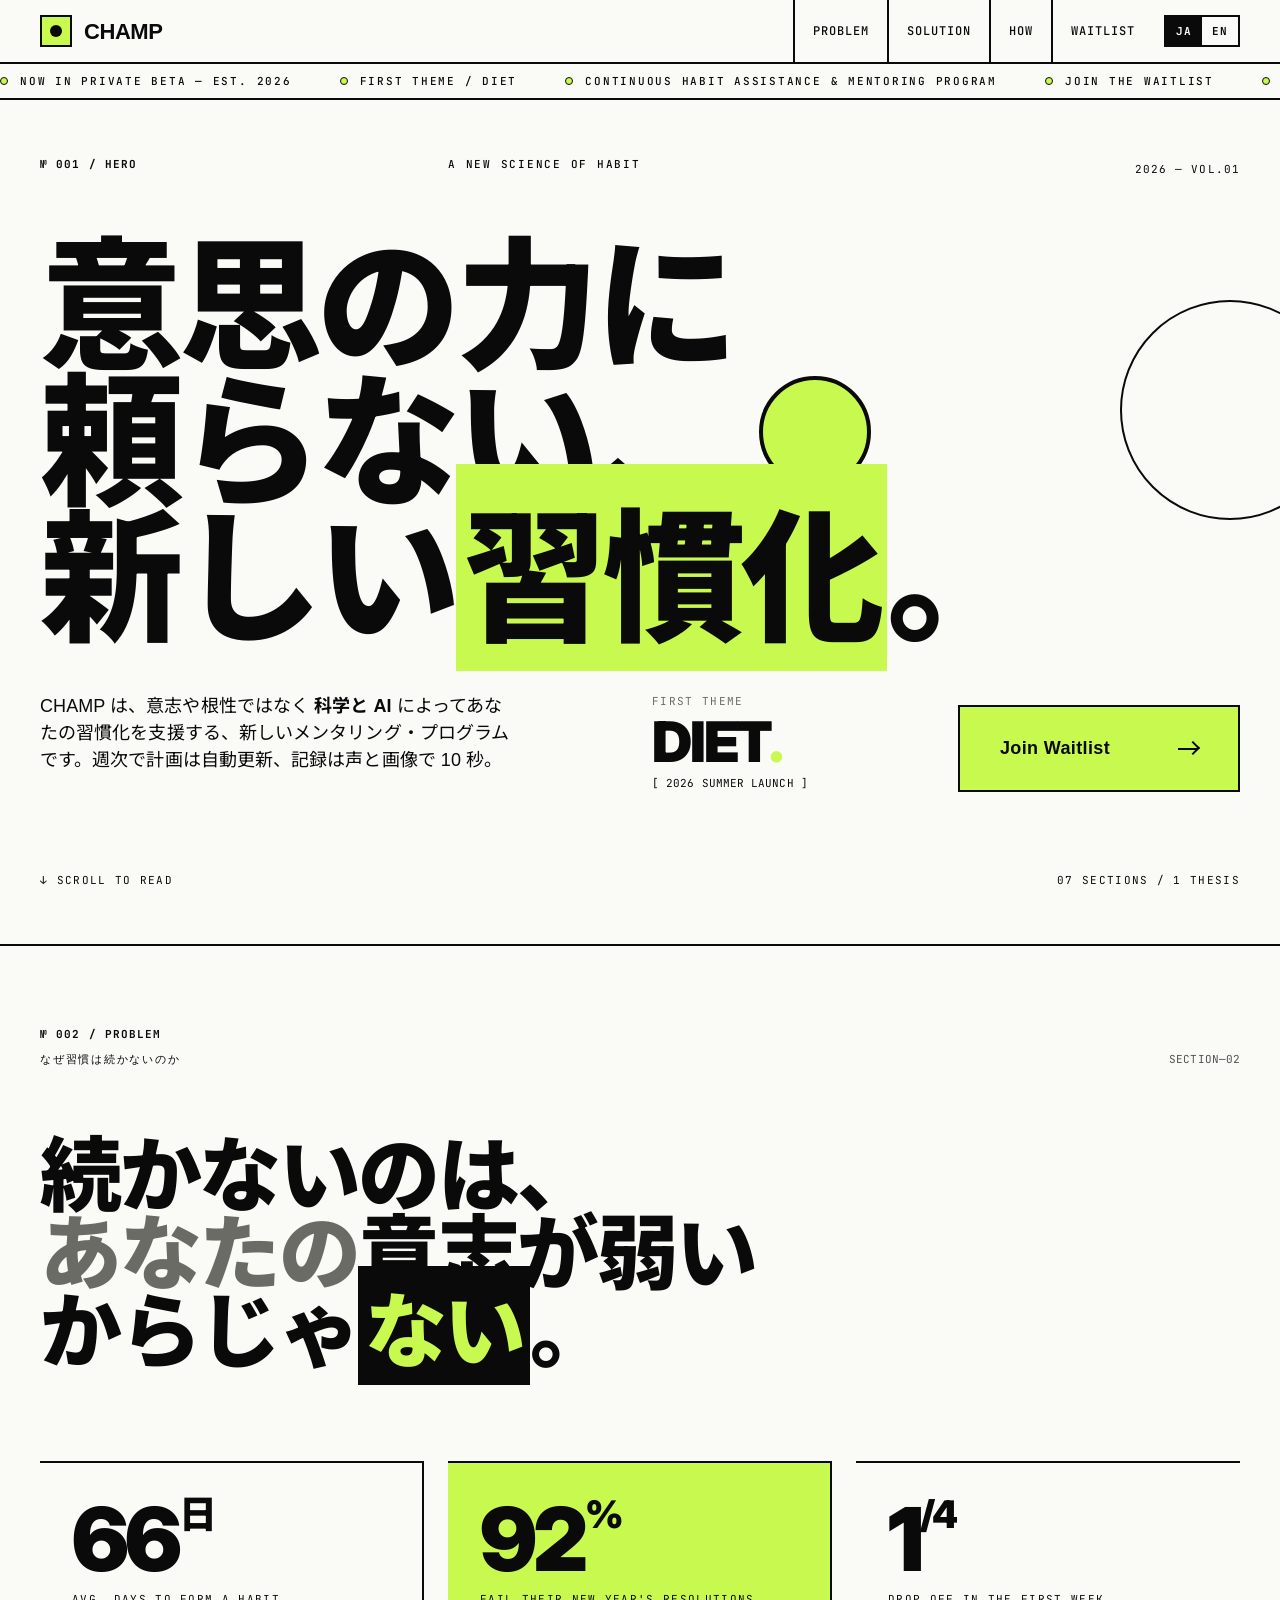
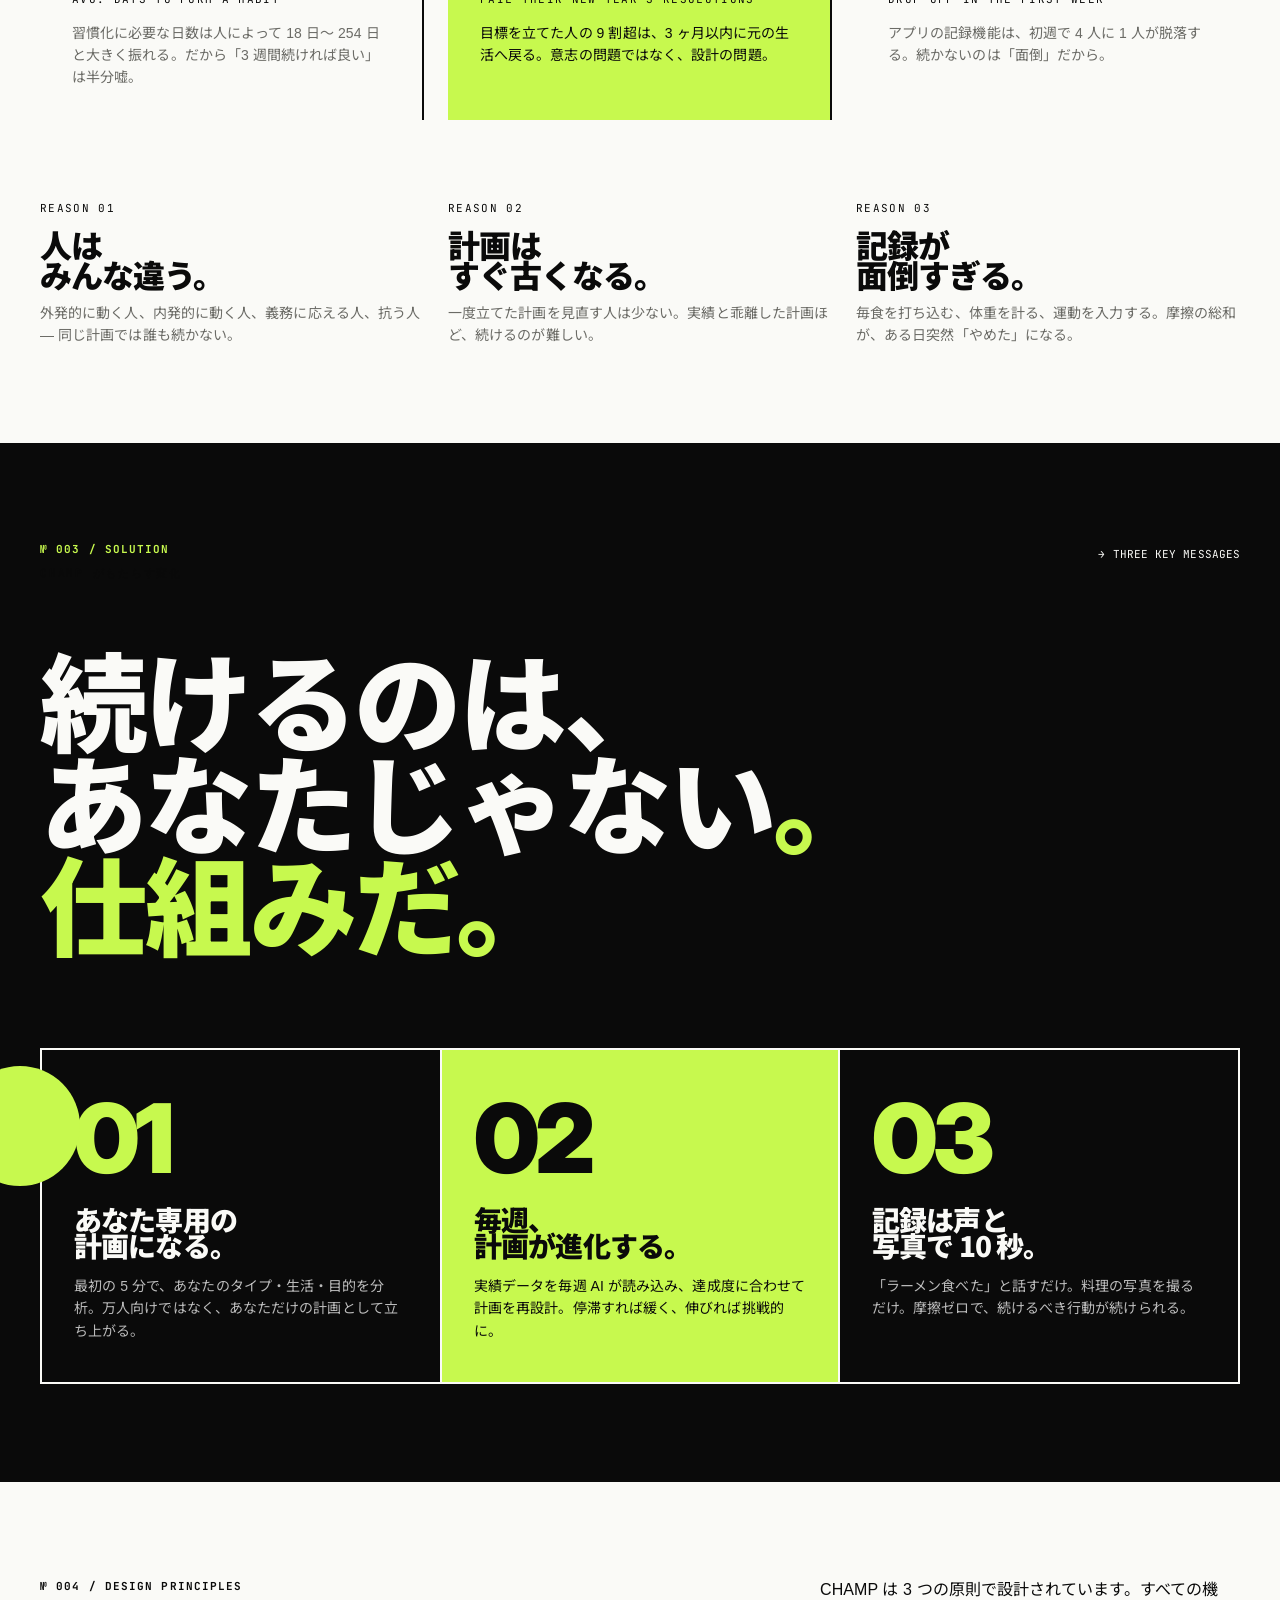
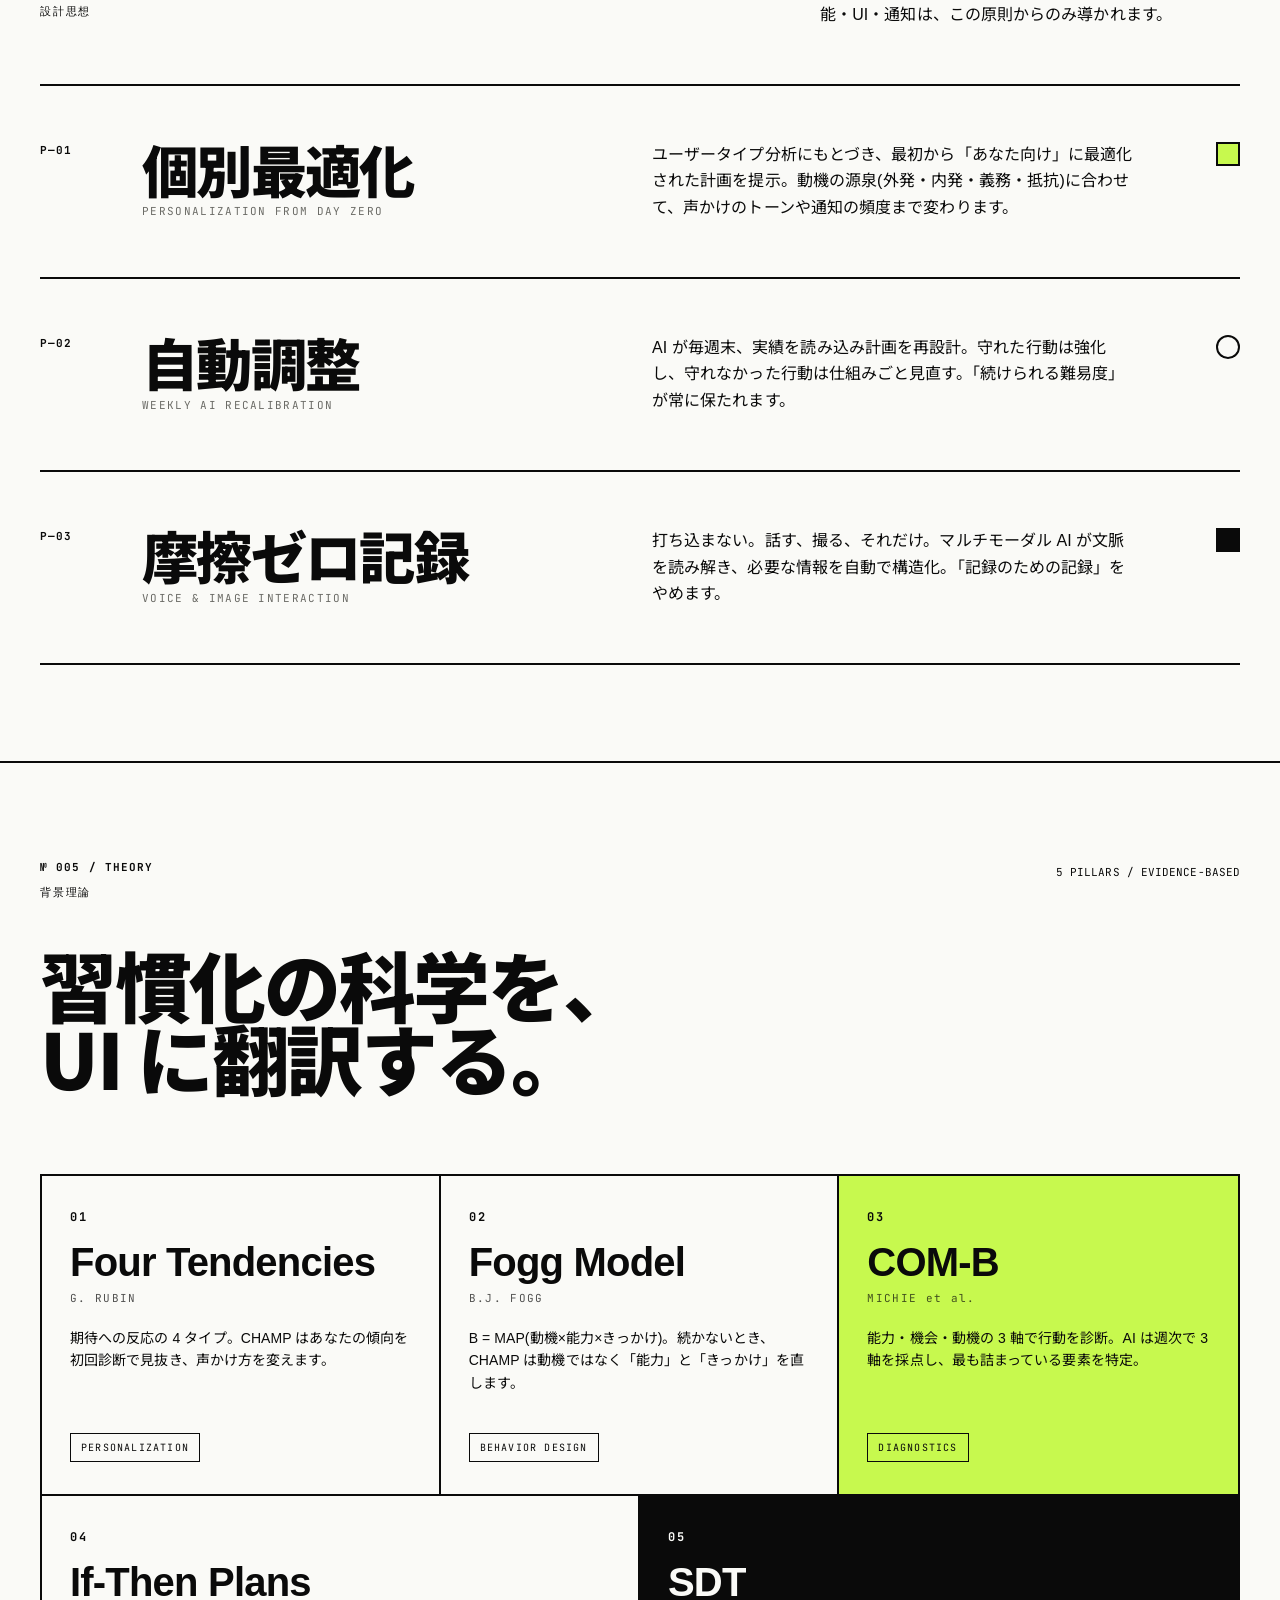
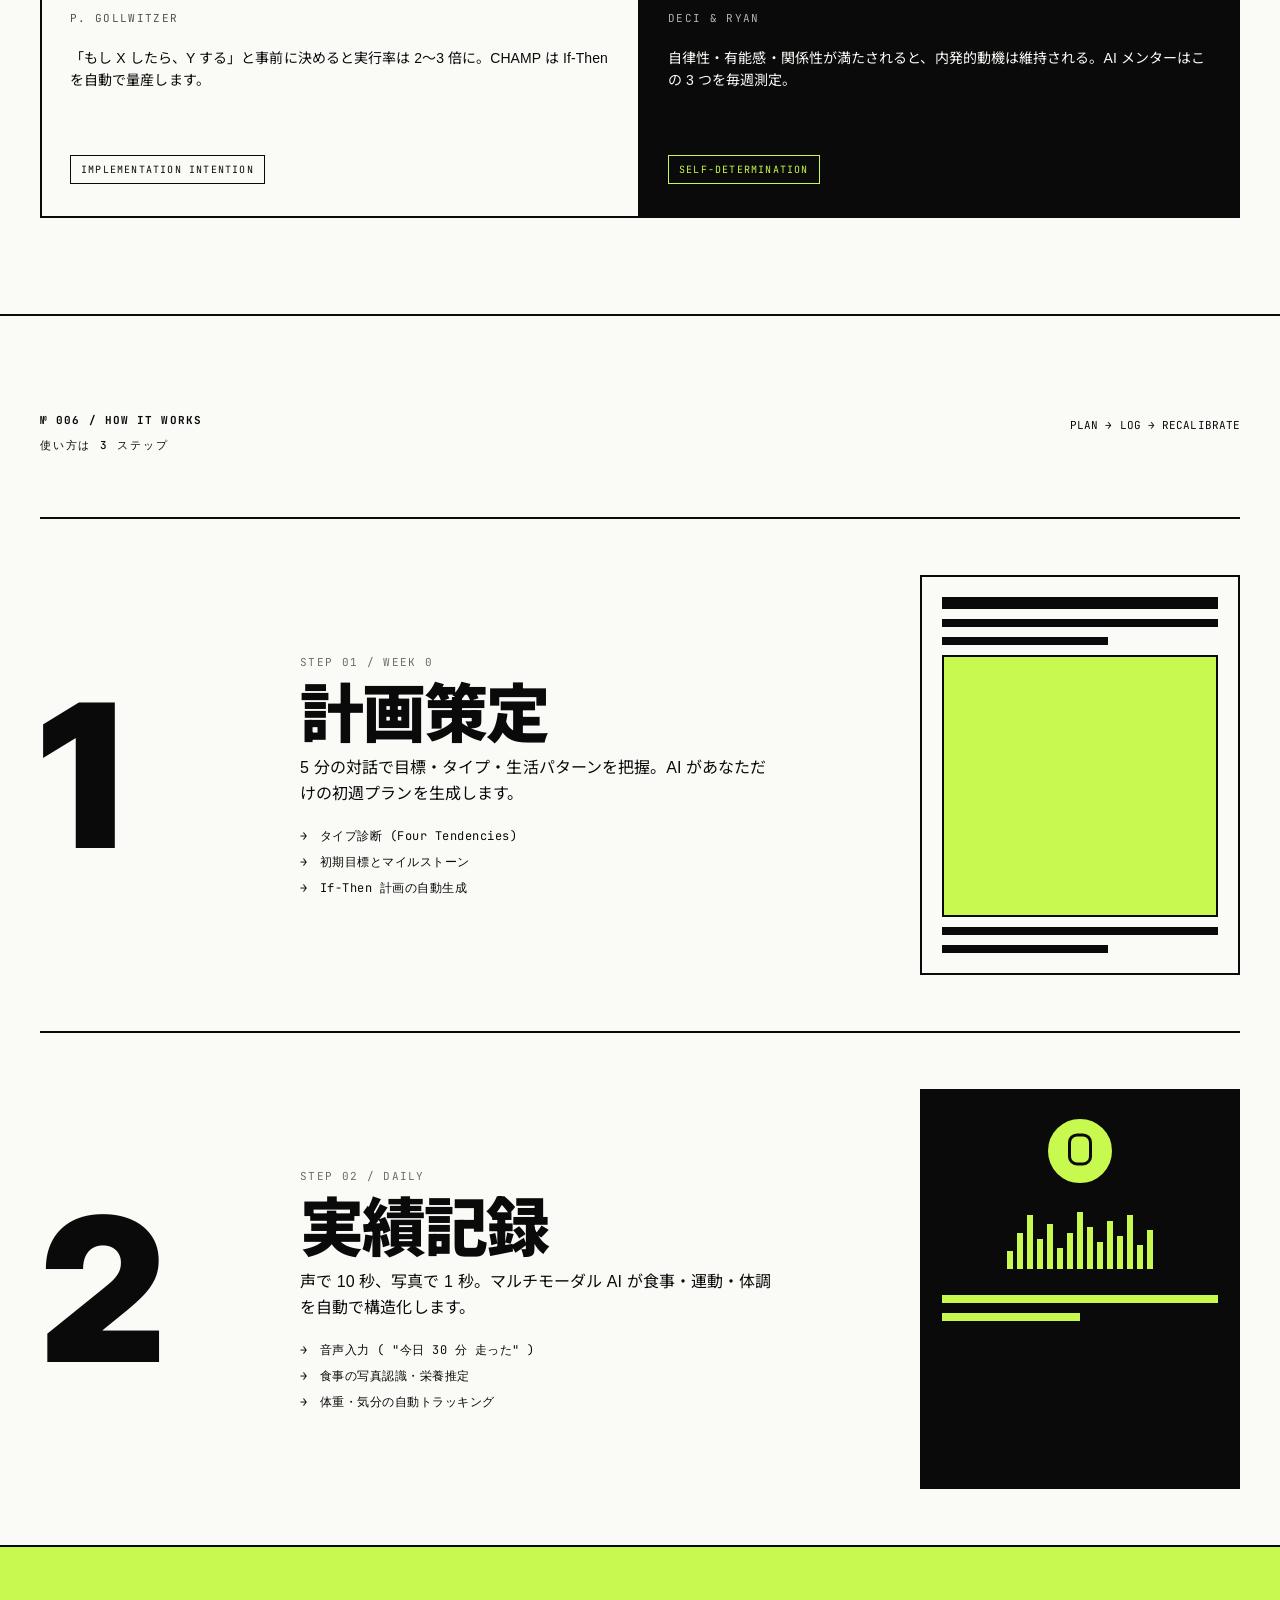
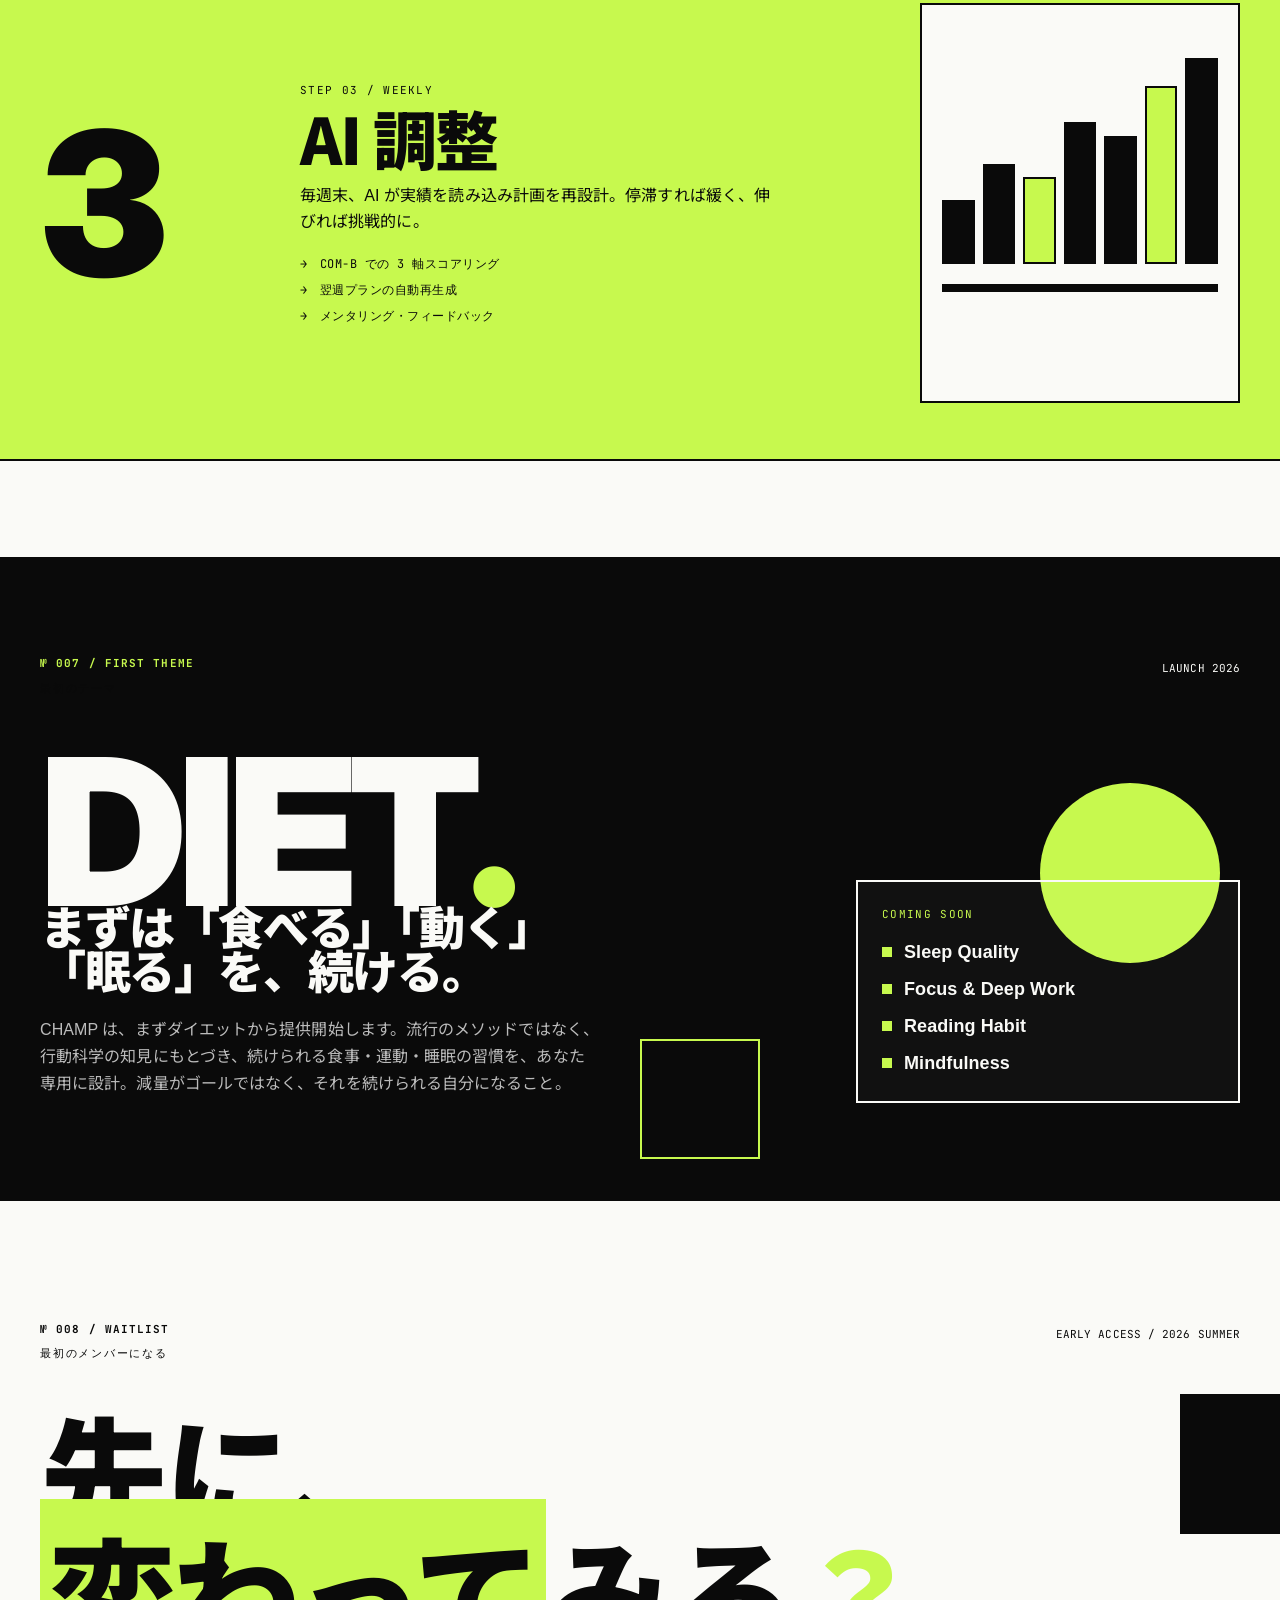
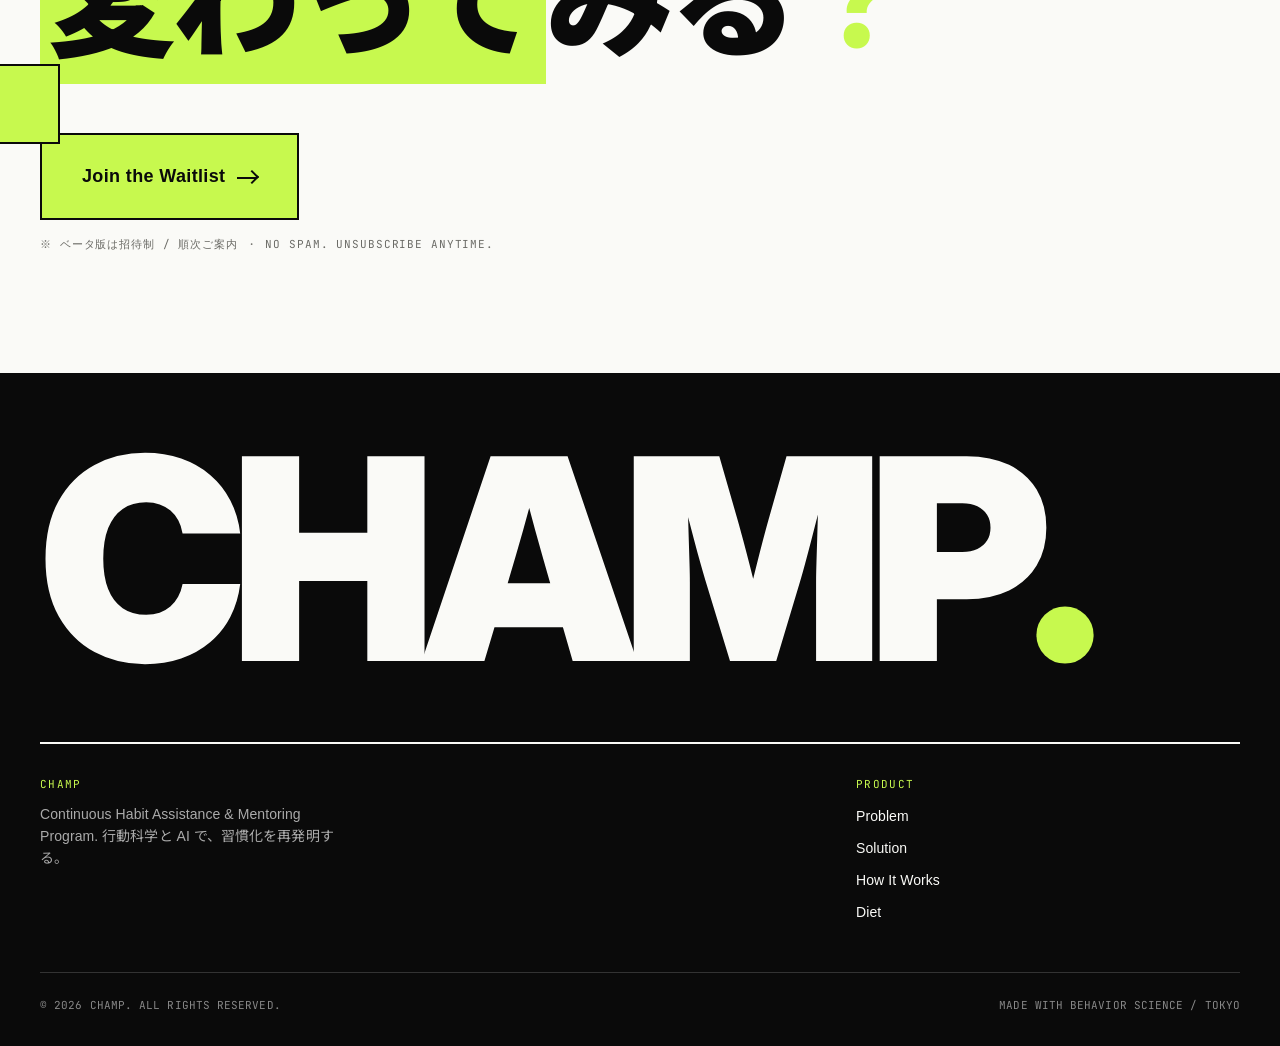
<file: index.html>
<!DOCTYPE html>
<html lang="ja">
<head>
<meta charset="UTF-8" />
<meta name="viewport" content="width=device-width, initial-scale=1.0" />
<title>CHAMP — Continuous Habit Assistance & Mentoring Program</title>
<meta name="description" content="意思の力に頼らずに習慣を継続する。あなたのタイプを分析し、AIが計画を伴走するメンタリングアプリ CHAMP のウェイティングリスト受付中。" />

<!-- Open Graph -->
<meta property="og:type" content="website" />
<meta property="og:title" content="CHAMP — Continuous Habit Assistance & Mentoring Program" />
<meta property="og:description" content="意思の力に頼らずに習慣を継続する。あなたのタイプを分析し、AIが計画を伴走するメンタリングアプリ CHAMP のウェイティングリスト受付中。" />
<meta property="og:url" content="https://fwipin.github.io/ContinuousHabitAssistance-MentoringProgram/" />
<meta property="og:site_name" content="CHAMP" />
<meta property="og:locale" content="ja_JP" />
<meta property="og:locale:alternate" content="en_US" />
<!-- og:image: TBD (Heroビジュアルから派生で後日追加) -->

<link rel="preconnect" href="https://fonts.googleapis.com">
<link rel="preconnect" href="https://fonts.gstatic.com" crossorigin>
<link href="https://fonts.googleapis.com/css2?family=Inter:wght@400;500;700;900&family=JetBrains+Mono:wght@400;500;700&family=Noto+Sans+JP:wght@400;500;700;900&display=swap" rel="stylesheet">
<link rel="stylesheet" href="assets/css/styles.css" />
</head>
<body>

<header class="site">
  <div class="container">
    <a href="#top" class="brand" style="text-decoration:none;color:inherit;">
      <span class="brand-mark"></span>
      <span class="brand-word">CHAMP</span>
    </a>
    <nav class="site">
      <a href="#problem">Problem</a>
      <a href="#solution">Solution</a>
      <a href="#how">How</a>
      <a href="#waitlist">Waitlist</a>
      <div class="lang" role="group" aria-label="Language">
        <a href="index.html" class="active" aria-current="page">JA</a>
        <a href="en/index.html">EN</a>
      </div>
    </nav>
  </div>
</header>

<main id="top">

  <!-- Ticker -->
  <div class="ticker">
    <div class="ticker-track">
      <span><span class="dot"></span>NOW IN PRIVATE BETA — EST. 2026</span>
      <span><span class="dot"></span>FIRST THEME / DIET</span>
      <span><span class="dot"></span>CONTINUOUS HABIT ASSISTANCE & MENTORING PROGRAM</span>
      <span><span class="dot"></span>JOIN THE WAITLIST</span>
      <span><span class="dot"></span>NO WILLPOWER REQUIRED</span>
      <span><span class="dot"></span>NOW IN PRIVATE BETA — EST. 2026</span>
      <span><span class="dot"></span>FIRST THEME / DIET</span>
      <span><span class="dot"></span>CONTINUOUS HABIT ASSISTANCE & MENTORING PROGRAM</span>
      <span><span class="dot"></span>JOIN THE WAITLIST</span>
      <span><span class="dot"></span>NO WILLPOWER REQUIRED</span>
    </div>
  </div>

  <!-- § 001 HERO -->
  <section id="hero">
    <div class="container" style="padding-top: 56px; padding-bottom: 56px; position: relative;">

      <!-- meta row -->
      <div class="grid12 reveal" style="margin-bottom: 48px;">
        <div style="grid-column: 1 / span 4;" class="sec-num">№ 001 / HERO</div>
        <div style="grid-column: 5 / span 4;" class="sec-label">A NEW SCIENCE OF HABIT</div>
        <div style="grid-column: 9 / span 4; text-align: right;" class="mono">
          <span style="font-size:11px; letter-spacing:0.1em;">2026 — VOL.01</span>
        </div>
      </div>

      <!-- Massive type -->
      <div class="grid12">
        <h1 class="ja-display reveal delay-1" style="grid-column: 1 / span 12; font-size: clamp(64px, 11.2vw, 168px);">
          意思の力に<br/>
          <span style="display:inline-flex; align-items:center; gap: 0.18em;">
            頼らない、
            <span class="hero-shape" aria-hidden="true"></span>
          </span><br/>
          新しい<span style="color: var(--ink); background: var(--accent); padding: 0 0.05em;">習慣化</span>。
        </h1>
      </div>

      <!-- sub row -->
      <div class="grid12" style="margin-top: 56px;">
        <div style="grid-column: 1 / span 5;" class="reveal delay-2">
          <p style="font-size: 18px; line-height: 1.5; max-width: 480px;">
            CHAMP は、意志や根性ではなく <strong>科学と AI</strong> によってあなたの習慣化を支援する、新しいメンタリング・プログラムです。週次で計画は自動更新、記録は声と画像で 10 秒。
          </p>
        </div>
        <div style="grid-column: 7 / span 3;" class="reveal delay-3">
          <div class="mono" style="font-size: 11px; letter-spacing: 0.12em; text-transform: uppercase; color: var(--muted); margin-bottom: 8px;">FIRST THEME</div>
          <div class="display" style="font-size: 56px; line-height: 0.9;">DIET<span style="color:var(--accent)">.</span></div>
          <div class="mono" style="font-size:11px; margin-top: 8px;">[ 2026 SUMMER LAUNCH ]</div>
        </div>
        <div style="grid-column: 10 / span 3; display: flex; align-items: flex-end;" class="reveal delay-4">
          <a href="#waitlist" class="btn primary lg" style="width: 100%; justify-content: space-between;">
            Join Waitlist <span class="arrow"></span>
          </a>
        </div>
      </div>

      <!-- bottom marker line -->
      <div style="margin-top: 80px; display: flex; justify-content: space-between; align-items: center;" class="reveal">
        <div class="mono" style="font-size:11px; letter-spacing:0.12em;">↓ SCROLL TO READ</div>
        <div class="mono" style="font-size:11px; letter-spacing:0.12em;">07 SECTIONS / 1 THESIS</div>
      </div>

      <!-- floating accent shapes (parallax) -->
      <div class="parallax-shape shape-circle" data-speed="-0.15" style="position:absolute; right: -60px; top: 200px; width: 220px; height: 220px;"></div>
    </div>
  </section>

  <!-- § 002 PROBLEM -->
  <section id="problem">
    <div class="container" style="padding-top: 80px; padding-bottom: 96px;">

      <div class="grid12 reveal" style="margin-bottom: 64px;">
        <div style="grid-column: 1 / span 6;">
          <div class="sec-num">№ 002 / PROBLEM</div>
          <div style="margin-top: 8px;" class="sec-label">なぜ習慣は続かないのか</div>
        </div>
        <div style="grid-column: 7 / span 6; display:flex; justify-content:flex-end; align-items:flex-end;">
          <div class="mono" style="font-size:11px; opacity:0.7;">SECTION—02</div>
        </div>
      </div>

      <div class="grid12">
        <h2 class="ja-display reveal" style="grid-column: 1 / span 9; font-size: clamp(40px, 6.4vw, 96px);">
          続かないのは、<br/>
          <span style="color: var(--muted);">あなたの</span>意志が弱い<br/>
          からじゃ<span style="background:var(--ink); color:var(--accent); padding: 0 0.08em;">ない</span>。
        </h2>
      </div>

      <!-- 3 stat cards -->
      <div class="grid12" style="margin-top: 96px; row-gap: 0;">
        <div style="grid-column: 1 / span 4; padding: 32px; border-top: 2px solid var(--line); border-right: 2px solid var(--line);" class="reveal">
          <div class="display" style="font-size: 88px; line-height: 1;">66<span style="font-size: 38px; vertical-align: top;">日</span></div>
          <div class="mono" style="font-size: 11px; letter-spacing: 0.12em; margin-top: 8px;">AVG. DAYS TO FORM A HABIT</div>
          <p style="margin-top: 16px; font-size: 14px; line-height: 1.55; color: var(--muted);">
            習慣化に必要な日数は人によって 18 日〜 254 日と大きく振れる。だから「3 週間続ければ良い」は半分嘘。
          </p>
        </div>
        <div style="grid-column: 5 / span 4; padding: 32px; border-top: 2px solid var(--line); border-right: 2px solid var(--line); background: var(--accent);" class="reveal delay-1">
          <div class="display" style="font-size: 88px; line-height: 1;">92<span style="font-size: 38px; vertical-align: top;">%</span></div>
          <div class="mono" style="font-size: 11px; letter-spacing: 0.12em; margin-top: 8px;">FAIL THEIR NEW YEAR'S RESOLUTIONS</div>
          <p style="margin-top: 16px; font-size: 14px; line-height: 1.55; color: var(--ink);">
            目標を立てた人の 9 割超は、3 ヶ月以内に元の生活へ戻る。意志の問題ではなく、設計の問題。
          </p>
        </div>
        <div style="grid-column: 9 / span 4; padding: 32px; border-top: 2px solid var(--line);" class="reveal delay-2">
          <div class="display" style="font-size: 88px; line-height: 1;">1<span style="font-size: 38px; vertical-align: top;">/4</span></div>
          <div class="mono" style="font-size: 11px; letter-spacing: 0.12em; margin-top: 8px;">DROP OFF IN THE FIRST WEEK</div>
          <p style="margin-top: 16px; font-size: 14px; line-height: 1.55; color: var(--muted);">
            アプリの記録機能は、初週で 4 人に 1 人が脱落する。続かないのは「面倒」だから。
          </p>
        </div>
      </div>

      <!-- 3 reasons block -->
      <div class="grid12" style="margin-top: 80px;">
        <div style="grid-column: 1 / span 4;" class="reveal">
          <div class="mono" style="font-size: 11px; letter-spacing: 0.12em;">REASON 01</div>
          <h3 class="ja-display" style="font-size: 32px; margin-top: 12px;">人は<br/>みんな違う。</h3>
          <p style="margin-top: 12px; font-size: 14px; line-height: 1.6; color: var(--muted);">
            外発的に動く人、内発的に動く人、義務に応える人、抗う人 — 同じ計画では誰も続かない。
          </p>
        </div>
        <div style="grid-column: 5 / span 4;" class="reveal delay-1">
          <div class="mono" style="font-size: 11px; letter-spacing: 0.12em;">REASON 02</div>
          <h3 class="ja-display" style="font-size: 32px; margin-top: 12px;">計画は<br/>すぐ古くなる。</h3>
          <p style="margin-top: 12px; font-size: 14px; line-height: 1.6; color: var(--muted);">
            一度立てた計画を見直す人は少ない。実績と乖離した計画ほど、続けるのが難しい。
          </p>
        </div>
        <div style="grid-column: 9 / span 4;" class="reveal delay-2">
          <div class="mono" style="font-size: 11px; letter-spacing: 0.12em;">REASON 03</div>
          <h3 class="ja-display" style="font-size: 32px; margin-top: 12px;">記録が<br/>面倒すぎる。</h3>
          <p style="margin-top: 12px; font-size: 14px; line-height: 1.6; color: var(--muted);">
            毎食を打ち込む、体重を計る、運動を入力する。摩擦の総和が、ある日突然「やめた」になる。
          </p>
        </div>
      </div>

    </div>
  </section>

  <!-- § 003 SOLUTION -->
  <section id="solution" style="background: var(--ink); color: var(--bg);">
    <div class="container" style="padding-top: 96px; padding-bottom: 96px; position: relative;">

      <div class="grid12 reveal" style="margin-bottom: 64px;">
        <div style="grid-column: 1 / span 6;">
          <div class="sec-num" style="color: var(--accent);">№ 003 / SOLUTION</div>
          <div style="margin-top: 8px;" class="sec-label">CHAMP がもたらす変化</div>
        </div>
        <div style="grid-column: 7 / span 6; text-align: right;">
          <span class="mono" style="font-size:11px;">→ THREE KEY MESSAGES</span>
        </div>
      </div>

      <div class="grid12">
        <h2 class="ja-display reveal" style="grid-column: 1 / span 12; font-size: clamp(48px, 8.4vw, 128px); color: var(--bg);">
          続けるのは、<br/>
          あなたじゃない<span style="color:var(--accent);">。</span><br/>
          <span style="color: var(--accent);">仕組みだ。</span>
        </h2>
      </div>

      <div class="grid12" style="margin-top: 96px; gap: 0;">
        <div style="grid-column: 1 / span 4; padding: 40px 32px; border: 2px solid var(--bg); border-right: 0;" class="reveal">
          <div class="display" style="font-size: 96px; line-height: 1; color: var(--accent);">01</div>
          <h3 class="ja-display" style="font-size: 28px; margin-top: 20px;">あなた専用の<br/>計画になる。</h3>
          <p style="margin-top: 16px; font-size: 14px; line-height: 1.6; color: #BBB;">
            最初の 5 分で、あなたのタイプ・生活・目的を分析。万人向けではなく、あなただけの計画として立ち上がる。
          </p>
        </div>
        <div style="grid-column: 5 / span 4; padding: 40px 32px; border: 2px solid var(--bg); background: var(--accent); color: var(--ink);" class="reveal delay-1">
          <div class="display" style="font-size: 96px; line-height: 1; color: var(--ink);">02</div>
          <h3 class="ja-display" style="font-size: 28px; margin-top: 20px;">毎週、<br/>計画が進化する。</h3>
          <p style="margin-top: 16px; font-size: 14px; line-height: 1.6; color: var(--ink);">
            実績データを毎週 AI が読み込み、達成度に合わせて計画を再設計。停滞すれば緩く、伸びれば挑戦的に。
          </p>
        </div>
        <div style="grid-column: 9 / span 4; padding: 40px 32px; border: 2px solid var(--bg); border-left: 0;" class="reveal delay-2">
          <div class="display" style="font-size: 96px; line-height: 1; color: var(--accent);">03</div>
          <h3 class="ja-display" style="font-size: 28px; margin-top: 20px;">記録は声と<br/>写真で 10 秒。</h3>
          <p style="margin-top: 16px; font-size: 14px; line-height: 1.6; color: #BBB;">
            「ラーメン食べた」と話すだけ。料理の写真を撮るだけ。摩擦ゼロで、続けるべき行動が続けられる。
          </p>
        </div>
      </div>

      <div class="parallax-shape shape-disc" data-speed="0.12" style="position:absolute; left: -40px; top: 60%; width: 120px; height: 120px; background: var(--accent);"></div>
    </div>
  </section>

  <!-- § 004 DESIGN PRINCIPLES -->
  <section id="principles">
    <div class="container" style="padding-top: 96px; padding-bottom: 96px;">

      <div class="grid12 reveal" style="margin-bottom: 56px;">
        <div style="grid-column: 1 / span 6;">
          <div class="sec-num">№ 004 / DESIGN PRINCIPLES</div>
          <div style="margin-top: 8px;" class="sec-label">設計思想</div>
        </div>
        <div style="grid-column: 8 / span 5;">
          <p style="font-size: 16px; line-height: 1.55; max-width: 420px; margin-left:auto;">
            CHAMP は 3 つの原則で設計されています。すべての機能・UI・通知は、この原則からのみ導かれます。
          </p>
        </div>
      </div>

      <!-- principle cards -->
      <div class="grid12" style="row-gap: 0;">

        <article style="grid-column: 1 / span 12; border-top: 2px solid var(--line); padding: 56px 0;" class="reveal principle-row">
          <div class="grid12">
            <div style="grid-column: 1 / span 1;" class="sec-num">P—01</div>
            <div style="grid-column: 2 / span 4;">
              <h3 class="ja-display" style="font-size: clamp(32px, 4.4vw, 64px);">個別最適化</h3>
              <div class="mono" style="font-size: 11px; letter-spacing: 0.12em; margin-top: 8px; color: var(--muted);">PERSONALIZATION FROM DAY ZERO</div>
            </div>
            <div style="grid-column: 7 / span 5;">
              <p style="font-size: 16px; line-height: 1.65;">
                ユーザータイプ分析にもとづき、最初から「あなた向け」に最適化された計画を提示。動機の源泉(外発・内発・義務・抵抗)に合わせて、声かけのトーンや通知の頻度まで変わります。
              </p>
            </div>
            <div style="grid-column: 12; display:flex; align-items:flex-start; justify-content:flex-end;">
              <div style="width: 24px; height: 24px; background: var(--accent); border: 2px solid var(--ink);"></div>
            </div>
          </div>
        </article>

        <article style="grid-column: 1 / span 12; border-top: 2px solid var(--line); padding: 56px 0; background: var(--bg);" class="reveal principle-row">
          <div class="grid12">
            <div style="grid-column: 1 / span 1;" class="sec-num">P—02</div>
            <div style="grid-column: 2 / span 4;">
              <h3 class="ja-display" style="font-size: clamp(32px, 4.4vw, 64px);">自動調整</h3>
              <div class="mono" style="font-size: 11px; letter-spacing: 0.12em; margin-top: 8px; color: var(--muted);">WEEKLY AI RECALIBRATION</div>
            </div>
            <div style="grid-column: 7 / span 5;">
              <p style="font-size: 16px; line-height: 1.65;">
                AI が毎週末、実績を読み込み計画を再設計。守れた行動は強化し、守れなかった行動は仕組みごと見直す。「続けられる難易度」が常に保たれます。
              </p>
            </div>
            <div style="grid-column: 12; display:flex; align-items:flex-start; justify-content:flex-end;">
              <div style="width: 24px; height: 24px; border: 2px solid var(--ink); border-radius: 50%;"></div>
            </div>
          </div>
        </article>

        <article style="grid-column: 1 / span 12; border-top: 2px solid var(--line); border-bottom: 2px solid var(--line); padding: 56px 0;" class="reveal principle-row">
          <div class="grid12">
            <div style="grid-column: 1 / span 1;" class="sec-num">P—03</div>
            <div style="grid-column: 2 / span 4;">
              <h3 class="ja-display" style="font-size: clamp(32px, 4.4vw, 64px);">摩擦ゼロ記録</h3>
              <div class="mono" style="font-size: 11px; letter-spacing: 0.12em; margin-top: 8px; color: var(--muted);">VOICE & IMAGE INTERACTION</div>
            </div>
            <div style="grid-column: 7 / span 5;">
              <p style="font-size: 16px; line-height: 1.65;">
                打ち込まない。話す、撮る、それだけ。マルチモーダル AI が文脈を読み解き、必要な情報を自動で構造化。「記録のための記録」をやめます。
              </p>
            </div>
            <div style="grid-column: 12; display:flex; align-items:flex-start; justify-content:flex-end;">
              <div style="width: 24px; height: 24px; background: var(--ink);"></div>
            </div>
          </div>
        </article>

      </div>
    </div>
  </section>

  <!-- § 005 THEORY -->
  <section id="theory">
    <div class="container" style="padding-top: 96px; padding-bottom: 96px;">

      <div class="grid12 reveal" style="margin-bottom: 48px;">
        <div style="grid-column: 1 / span 6;">
          <div class="sec-num">№ 005 / THEORY</div>
          <div style="margin-top: 8px;" class="sec-label">背景理論</div>
        </div>
        <div style="grid-column: 8 / span 5; text-align: right;">
          <span class="mono" style="font-size:11px;">5 PILLARS / EVIDENCE-BASED</span>
        </div>
      </div>

      <div class="grid12" style="margin-bottom: 80px;">
        <h2 class="ja-display reveal" style="grid-column: 1 / span 10; font-size: clamp(40px, 6vw, 88px);">
          習慣化の科学を、<br/>
          UI に翻訳する。
        </h2>
      </div>

      <!-- Theory grid: 5 pillars -->
      <div class="theory-grid">
        <article class="theory-card reveal">
          <div class="theory-num mono">01</div>
          <h4 class="theory-title">Four Tendencies</h4>
          <div class="theory-author mono">G. RUBIN</div>
          <p class="theory-body">期待への反応の 4 タイプ。CHAMP はあなたの傾向を初回診断で見抜き、声かけ方を変えます。</p>
          <div class="theory-tag">PERSONALIZATION</div>
        </article>

        <article class="theory-card accent reveal delay-1">
          <div class="theory-num mono">02</div>
          <h4 class="theory-title">Fogg Model</h4>
          <div class="theory-author mono">B.J. FOGG</div>
          <p class="theory-body">B = MAP(動機×能力×きっかけ)。続かないとき、CHAMP は動機ではなく「能力」と「きっかけ」を直します。</p>
          <div class="theory-tag">BEHAVIOR DESIGN</div>
        </article>

        <article class="theory-card reveal delay-2">
          <div class="theory-num mono">03</div>
          <h4 class="theory-title">COM-B</h4>
          <div class="theory-author mono">MICHIE et al.</div>
          <p class="theory-body">能力・機会・動機の 3 軸で行動を診断。AI は週次で 3 軸を採点し、最も詰まっている要素を特定。</p>
          <div class="theory-tag">DIAGNOSTICS</div>
        </article>

        <article class="theory-card reveal delay-3">
          <div class="theory-num mono">04</div>
          <h4 class="theory-title">If-Then Plans</h4>
          <div class="theory-author mono">P. GOLLWITZER</div>
          <p class="theory-body">「もし X したら、Y する」と事前に決めると実行率は 2〜3 倍に。CHAMP は If-Then を自動で量産します。</p>
          <div class="theory-tag">IMPLEMENTATION INTENTION</div>
        </article>

        <article class="theory-card dark reveal delay-4">
          <div class="theory-num mono">05</div>
          <h4 class="theory-title">SDT</h4>
          <div class="theory-author mono">DECI & RYAN</div>
          <p class="theory-body">自律性・有能感・関係性が満たされると、内発的動機は維持される。AI メンターはこの 3 つを毎週測定。</p>
          <div class="theory-tag">SELF-DETERMINATION</div>
        </article>

      </div>
    </div>
  </section>

  <!-- § 006 HOW IT WORKS -->
  <section id="how">
    <div class="container" style="padding-top: 96px; padding-bottom: 96px;">

      <div class="grid12 reveal" style="margin-bottom: 64px;">
        <div style="grid-column: 1 / span 6;">
          <div class="sec-num">№ 006 / HOW IT WORKS</div>
          <div style="margin-top: 8px;" class="sec-label">使い方は 3 ステップ</div>
        </div>
        <div style="grid-column: 8 / span 5; text-align: right;">
          <span class="mono" style="font-size:11px;">PLAN → LOG → RECALIBRATE</span>
        </div>
      </div>

      <div class="how-row">
        <!-- Step 1 -->
        <div class="how-step reveal">
          <div class="how-num">
            <span class="display" style="font-size: 200px; line-height: 0.8;">1</span>
          </div>
          <div class="how-body">
            <div class="mono how-tag">STEP 01 / WEEK 0</div>
            <h3 class="ja-display how-title">計画策定</h3>
            <p class="how-text">5 分の対話で目標・タイプ・生活パターンを把握。AI があなただけの初週プランを生成します。</p>
            <ul class="how-list">
              <li>タイプ診断 (Four Tendencies)</li>
              <li>初期目標とマイルストーン</li>
              <li>If-Then 計画の自動生成</li>
            </ul>
          </div>
          <div class="how-mock">
            <div class="how-mock-frame">
              <div class="how-mock-bar"></div>
              <div class="how-mock-line"></div>
              <div class="how-mock-line short"></div>
              <div class="how-mock-block accent"></div>
              <div class="how-mock-line"></div>
              <div class="how-mock-line short"></div>
            </div>
          </div>
        </div>

        <!-- Step 2 -->
        <div class="how-step reveal alt">
          <div class="how-num">
            <span class="display" style="font-size: 200px; line-height: 0.8;">2</span>
          </div>
          <div class="how-body">
            <div class="mono how-tag">STEP 02 / DAILY</div>
            <h3 class="ja-display how-title">実績記録</h3>
            <p class="how-text">声で 10 秒、写真で 1 秒。マルチモーダル AI が食事・運動・体調を自動で構造化します。</p>
            <ul class="how-list">
              <li>音声入力 ( "今日 30 分 走った" )</li>
              <li>食事の写真認識・栄養推定</li>
              <li>体重・気分の自動トラッキング</li>
            </ul>
          </div>
          <div class="how-mock">
            <div class="how-mock-frame dark">
              <div class="how-mock-mic"></div>
              <div class="how-mock-wave">
                <span></span><span></span><span></span><span></span><span></span><span></span><span></span><span></span><span></span><span></span><span></span><span></span><span></span><span></span><span></span>
              </div>
              <div class="how-mock-line light"></div>
              <div class="how-mock-line light short"></div>
            </div>
          </div>
        </div>

        <!-- Step 3 -->
        <div class="how-step reveal">
          <div class="how-num">
            <span class="display" style="font-size: 200px; line-height: 0.8;">3</span>
          </div>
          <div class="how-body">
            <div class="mono how-tag">STEP 03 / WEEKLY</div>
            <h3 class="ja-display how-title">AI 調整</h3>
            <p class="how-text">毎週末、AI が実績を読み込み計画を再設計。停滞すれば緩く、伸びれば挑戦的に。</p>
            <ul class="how-list">
              <li>COM-B での 3 軸スコアリング</li>
              <li>翌週プランの自動再生成</li>
              <li>メンタリング・フィードバック</li>
            </ul>
          </div>
          <div class="how-mock">
            <div class="how-mock-frame">
              <div class="how-mock-chart">
                <div class="bar" style="height: 28%"></div>
                <div class="bar" style="height: 44%"></div>
                <div class="bar accent" style="height: 38%"></div>
                <div class="bar" style="height: 62%"></div>
                <div class="bar" style="height: 56%"></div>
                <div class="bar accent" style="height: 78%"></div>
                <div class="bar" style="height: 90%"></div>
              </div>
              <div class="how-mock-line"></div>
            </div>
          </div>
        </div>
      </div>

    </div>
  </section>

  <!-- § 007 FIRST THEME: DIET -->
  <section id="diet" style="background: var(--ink); color: var(--bg); overflow: hidden;">
    <div class="container" style="padding-top: 96px; padding-bottom: 96px; position: relative;">

      <div class="grid12 reveal" style="margin-bottom: 48px;">
        <div style="grid-column: 1 / span 6;">
          <div class="sec-num" style="color: var(--accent);">№ 007 / FIRST THEME</div>
          <div style="margin-top: 8px;" class="sec-label">最初のテーマ</div>
        </div>
        <div style="grid-column: 8 / span 5; text-align: right;">
          <span class="mono" style="font-size: 11px;">LAUNCH 2026</span>
        </div>
      </div>

      <div class="grid12" style="position: relative; z-index: 2;">
        <h2 class="display reveal" style="grid-column: 1 / span 12; font-size: clamp(80px, 16vw, 240px); color: var(--bg);">
          DIET<span style="color: var(--accent);">.</span>
        </h2>
      </div>

      <div class="grid12" style="margin-top: -40px; position: relative; z-index: 2;">
        <div style="grid-column: 1 / span 7;" class="reveal delay-1">
          <h3 class="ja-display" style="font-size: clamp(28px, 3.6vw, 48px); margin-top: 24px;">
            まずは「食べる」「動く」<br/>
            「眠る」を、続ける。
          </h3>
          <p style="margin-top: 24px; font-size: 16px; line-height: 1.7; max-width: 560px; color: #BBB;">
            CHAMP は、まずダイエットから提供開始します。流行のメソッドではなく、行動科学の知見にもとづき、続けられる食事・運動・睡眠の習慣を、あなた専用に設計。減量がゴールではなく、それを続けられる自分になること。
          </p>
        </div>
        <div style="grid-column: 9 / span 4;" class="reveal delay-2">
          <div style="border: 2px solid var(--bg); padding: 24px; background: rgba(255,255,255,0.03);">
            <div class="mono" style="font-size: 11px; letter-spacing: 0.12em; color: var(--accent); margin-bottom: 16px;">COMING SOON</div>
            <ul style="list-style: none; padding: 0; display:flex; flex-direction:column; gap: 10px;">
              <li class="next-theme"><span class="bullet"></span> Sleep Quality</li>
              <li class="next-theme"><span class="bullet"></span> Focus & Deep Work</li>
              <li class="next-theme"><span class="bullet"></span> Reading Habit</li>
              <li class="next-theme"><span class="bullet"></span> Mindfulness</li>
            </ul>
          </div>
        </div>
      </div>

      <div class="parallax-shape" data-speed="-0.18" style="position:absolute; right: 60px; top: 35%; width: 180px; height: 180px; background: var(--accent); border-radius: 50%; z-index: 1;"></div>
      <div class="parallax-shape" data-speed="0.1" style="position:absolute; left: 50%; bottom: 40px; width: 120px; height: 120px; border: 2px solid var(--accent); z-index: 1;"></div>
    </div>
  </section>

  <!-- § 008 WAITLIST CTA -->
  <section id="waitlist">
    <div class="container" style="padding-top: 120px; padding-bottom: 120px; position: relative;">

      <div class="grid12 reveal" style="margin-bottom: 48px;">
        <div style="grid-column: 1 / span 6;">
          <div class="sec-num">№ 008 / WAITLIST</div>
          <div style="margin-top: 8px;" class="sec-label">最初のメンバーになる</div>
        </div>
        <div style="grid-column: 8 / span 5; text-align: right;">
          <span class="mono" style="font-size:11px;">EARLY ACCESS / 2026 SUMMER</span>
        </div>
      </div>

      <div class="grid12">
        <h2 class="ja-display reveal" style="grid-column: 1 / span 12; font-size: clamp(56px, 10vw, 160px);">
          先に、<br/>
          <span style="background: var(--accent); padding: 0 0.06em;">変わって</span>みる<span style="color:var(--accent);">？</span>
        </h2>
      </div>

      <!-- Placeholder CTA — replace href with Google Form URL when ready -->
      <div class="waitlist-cta reveal delay-1">
        <a href="#waitlist-todo" class="btn primary lg">
          Join the Waitlist <span class="arrow"></span>
        </a>
        <p class="waitlist-meta">※ ベータ版は招待制 / 順次ご案内 ・ NO SPAM. UNSUBSCRIBE ANYTIME.</p>
      </div>

      <div class="parallax-shape shape-square" data-speed="-0.1" style="position:absolute; left: -20px; top: 60%; width: 80px; height: 80px;"></div>
      <div class="parallax-shape" data-speed="0.14" style="position:absolute; right: -40px; top: 25%; width: 140px; height: 140px; background: var(--ink);"></div>
    </div>
  </section>

  <!-- FOOTER -->
  <footer style="background: var(--ink); color: var(--bg);">
    <div class="container" style="padding-top: 64px; padding-bottom: 32px;">

      <div class="grid12" style="margin-bottom: 64px;">
        <div style="grid-column: 1 / span 12;">
          <div class="display" style="font-size: clamp(120px, 22vw, 320px); line-height: 0.85; letter-spacing: -0.05em;">
            CHAMP<span style="color: var(--accent);">.</span>
          </div>
        </div>
      </div>

      <div class="grid12" style="border-top: 2px solid var(--bg); padding-top: 32px;">
        <div style="grid-column: 1 / span 5;">
          <div class="mono" style="font-size: 11px; letter-spacing: 0.12em; color: var(--accent); margin-bottom: 12px;">CHAMP</div>
          <p style="font-size: 14px; line-height: 1.55; color: #AAA; max-width: 320px;">
            Continuous Habit Assistance & Mentoring Program. 行動科学と AI で、習慣化を再発明する。
          </p>
        </div>
        <div style="grid-column: 9 / span 4;">
          <div class="mono" style="font-size: 11px; letter-spacing: 0.12em; color: var(--accent); margin-bottom: 12px;">PRODUCT</div>
          <ul class="footer-list">
            <li><a href="#problem">Problem</a></li>
            <li><a href="#solution">Solution</a></li>
            <li><a href="#how">How It Works</a></li>
            <li><a href="#diet">Diet</a></li>
          </ul>
        </div>
      </div>

      <div class="grid12" style="margin-top: 48px; padding-top: 24px; border-top: 1px solid #333;">
        <div class="mono" style="grid-column: 1 / span 6; font-size: 11px; color: #888;">
          © 2026 CHAMP. ALL RIGHTS RESERVED.
        </div>
        <div class="mono" style="grid-column: 9 / span 4; text-align: right; font-size: 11px; color: #888;">
          MADE WITH BEHAVIOR SCIENCE / TOKYO
        </div>
      </div>
    </div>
  </footer>

</main>

<script src="assets/js/main.js"></script>

</body>
</html>
</file>
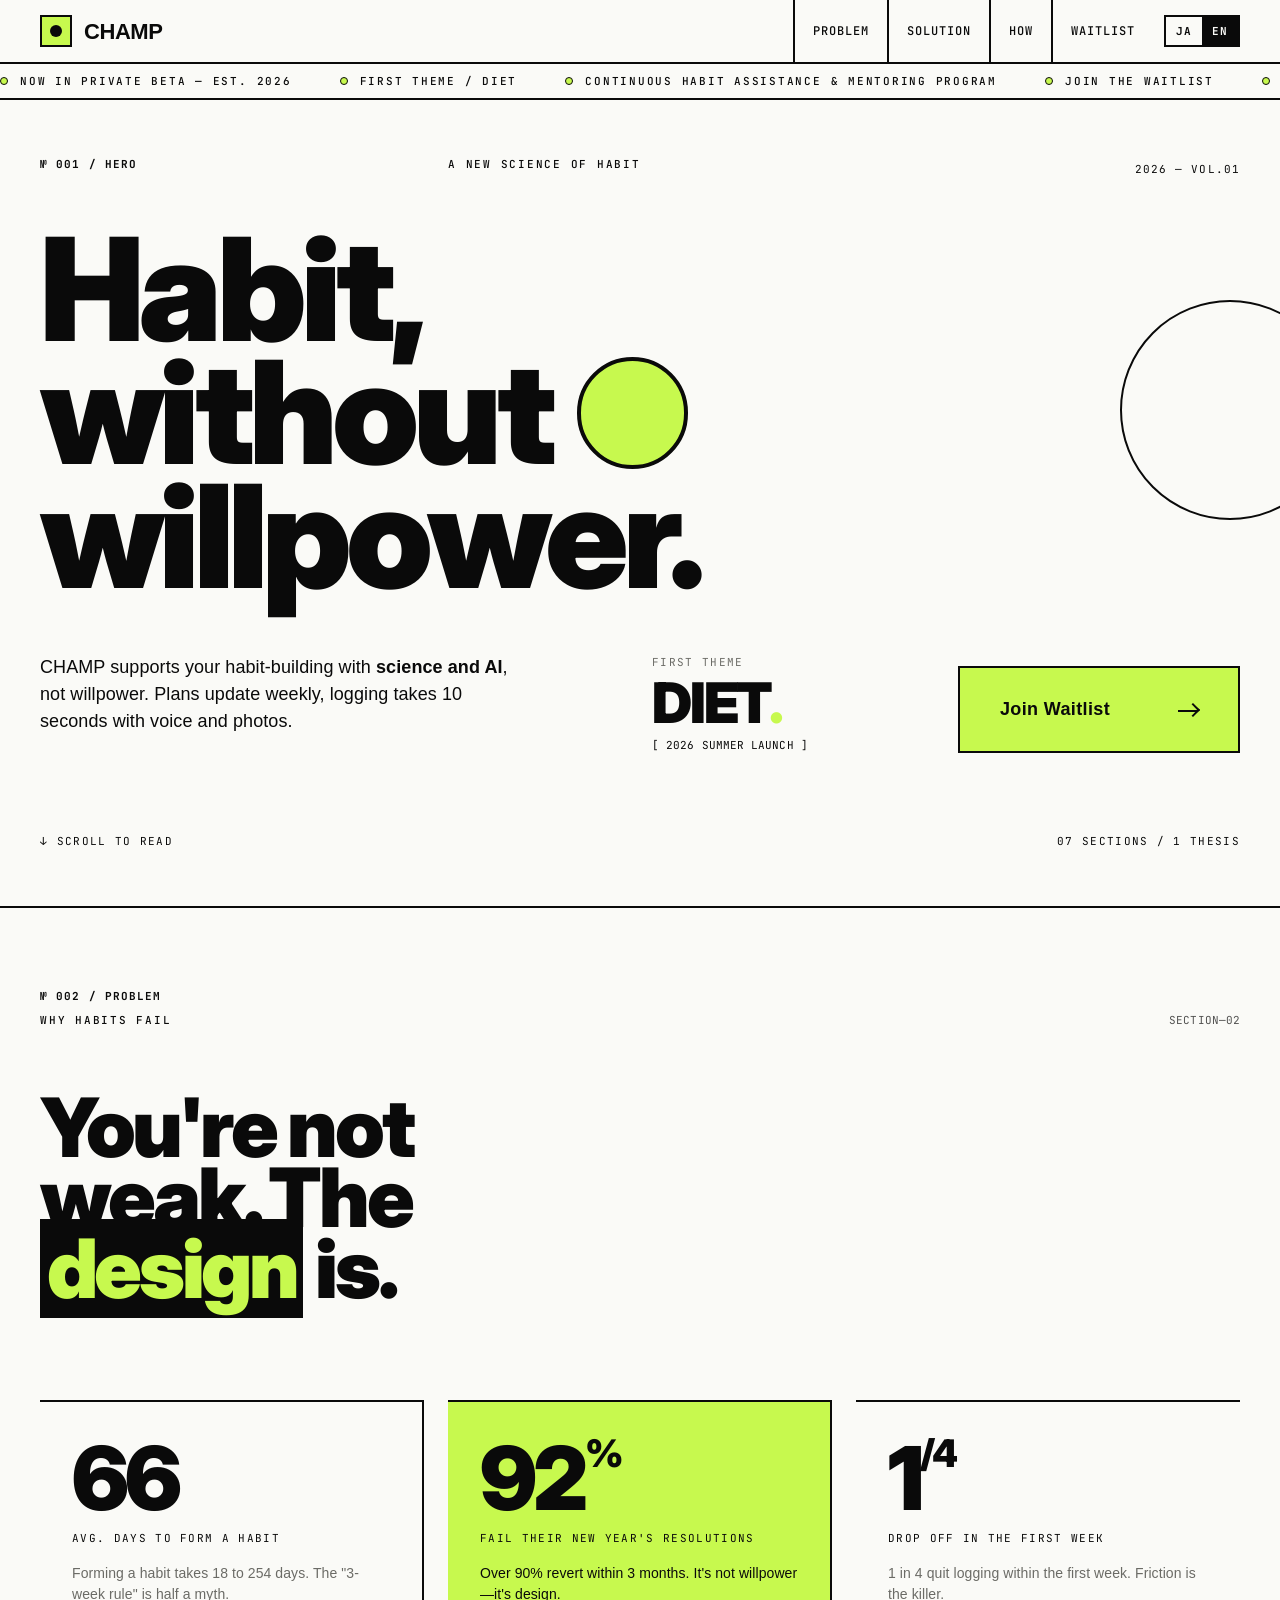
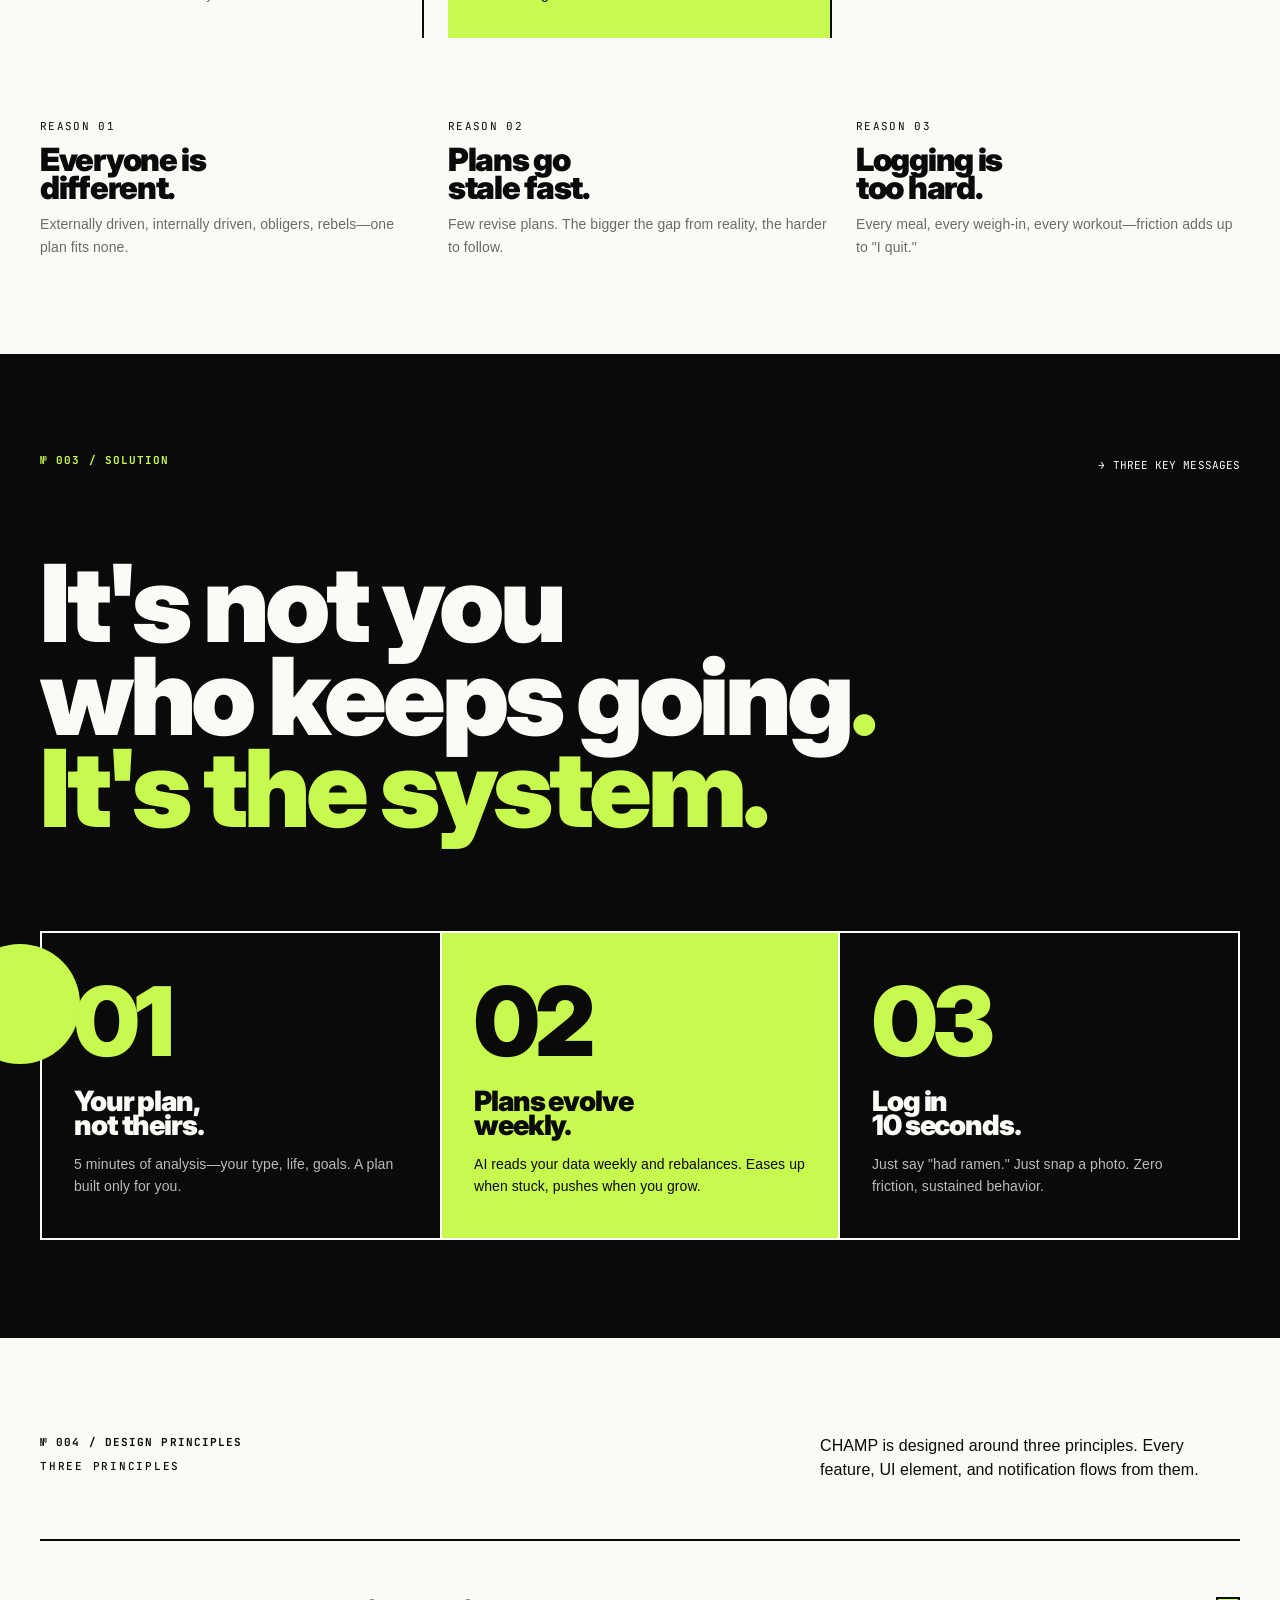
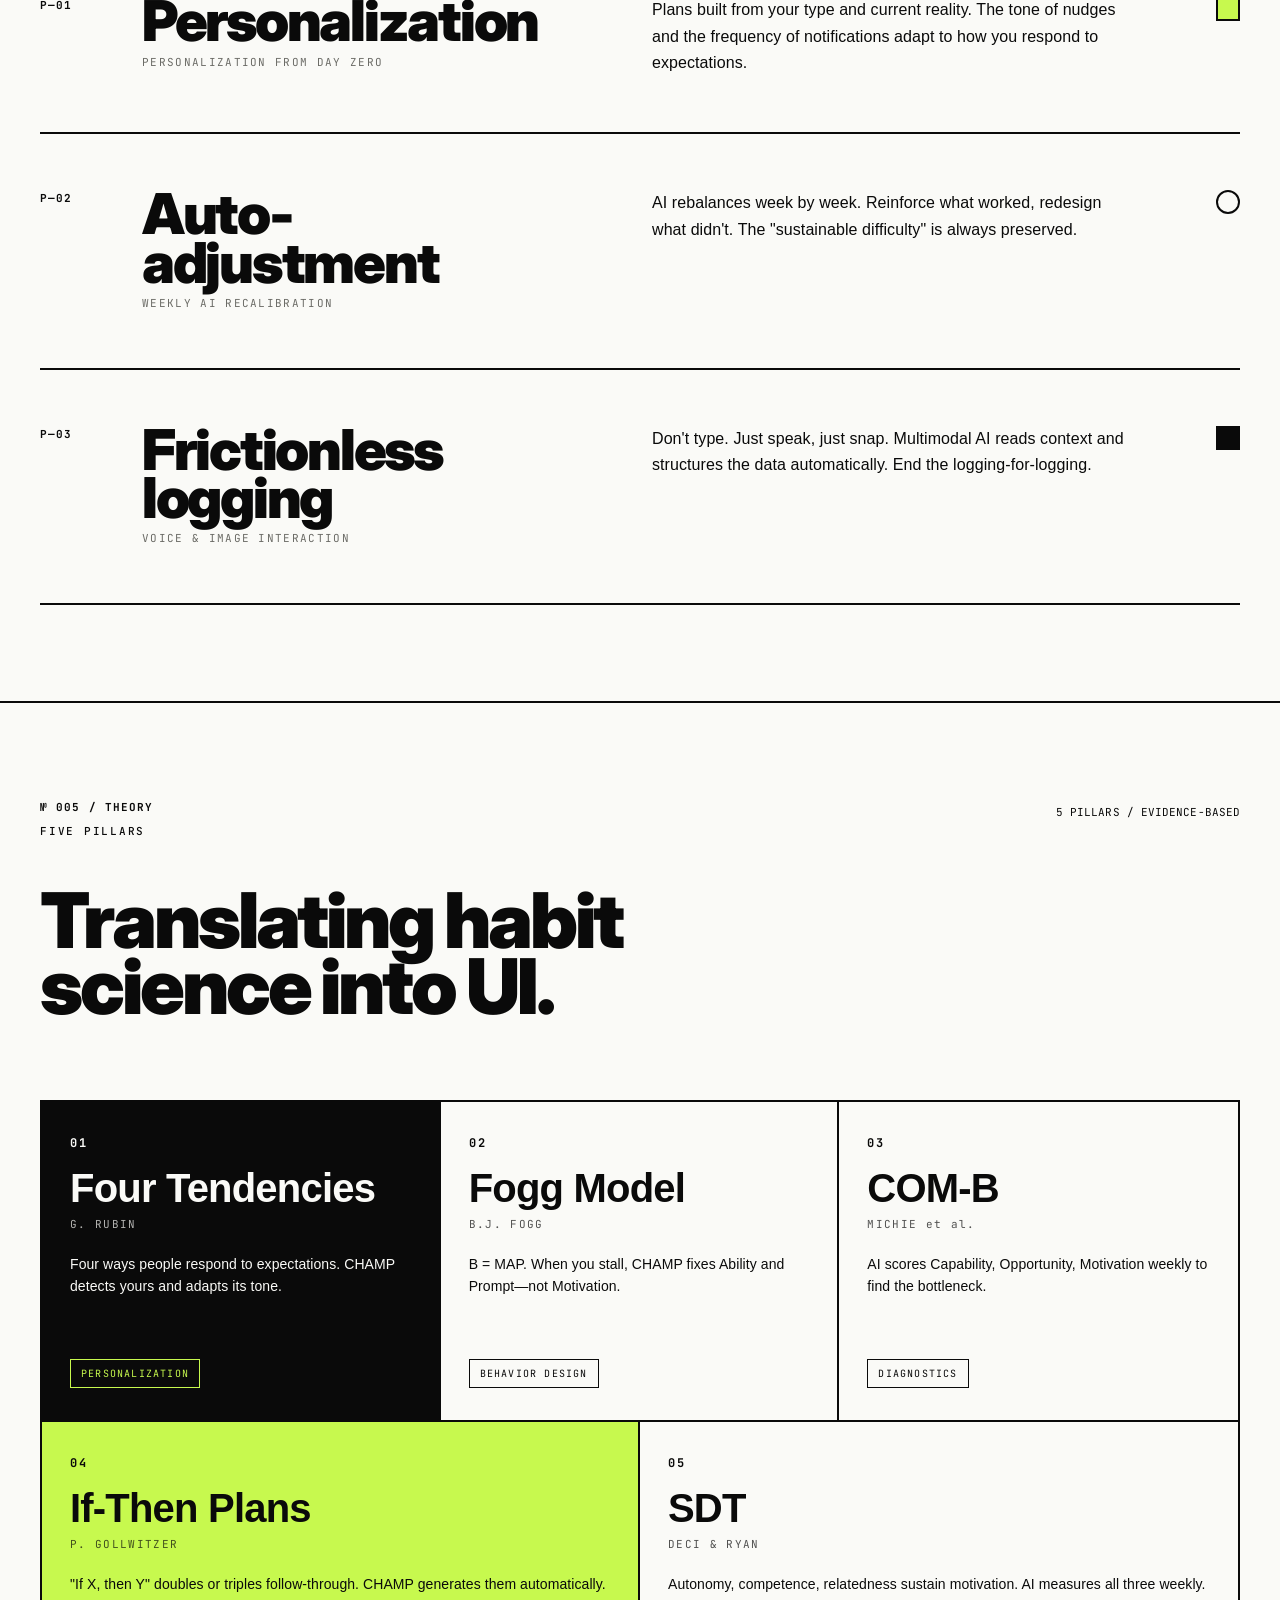
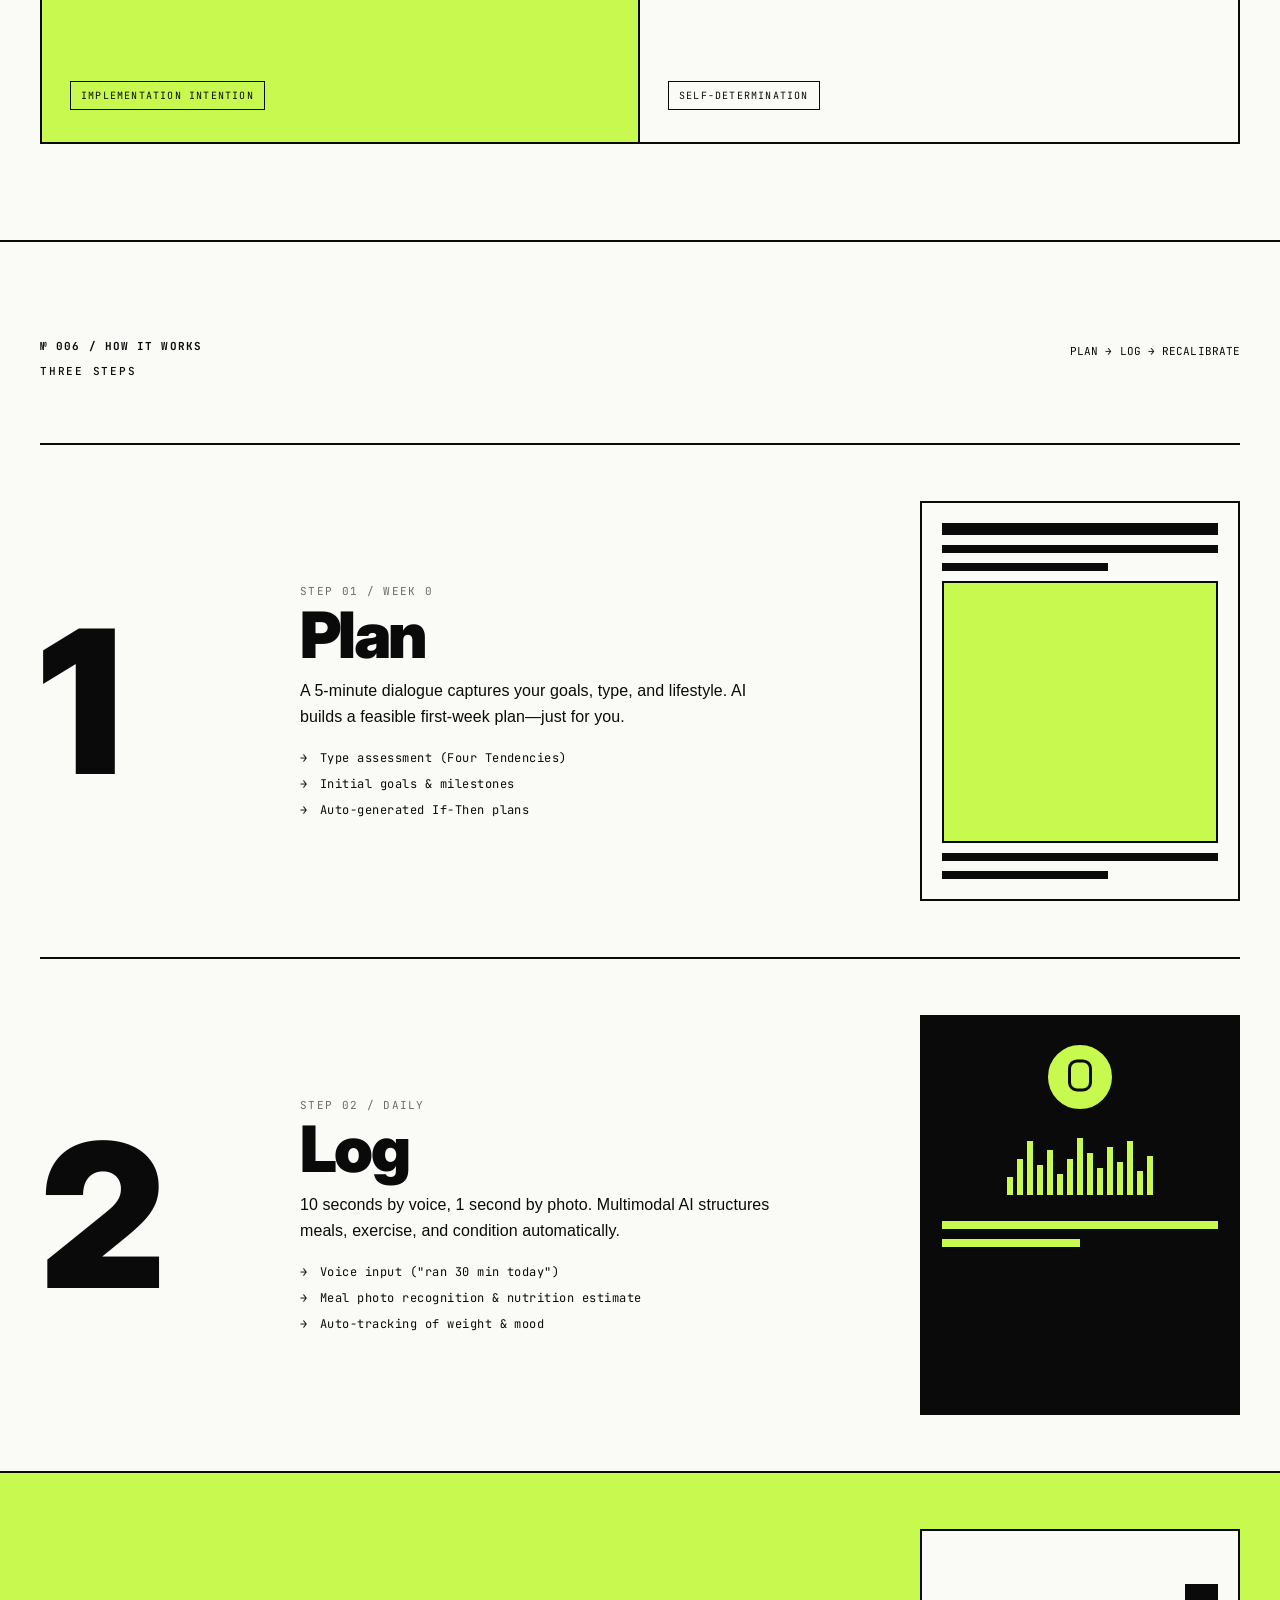
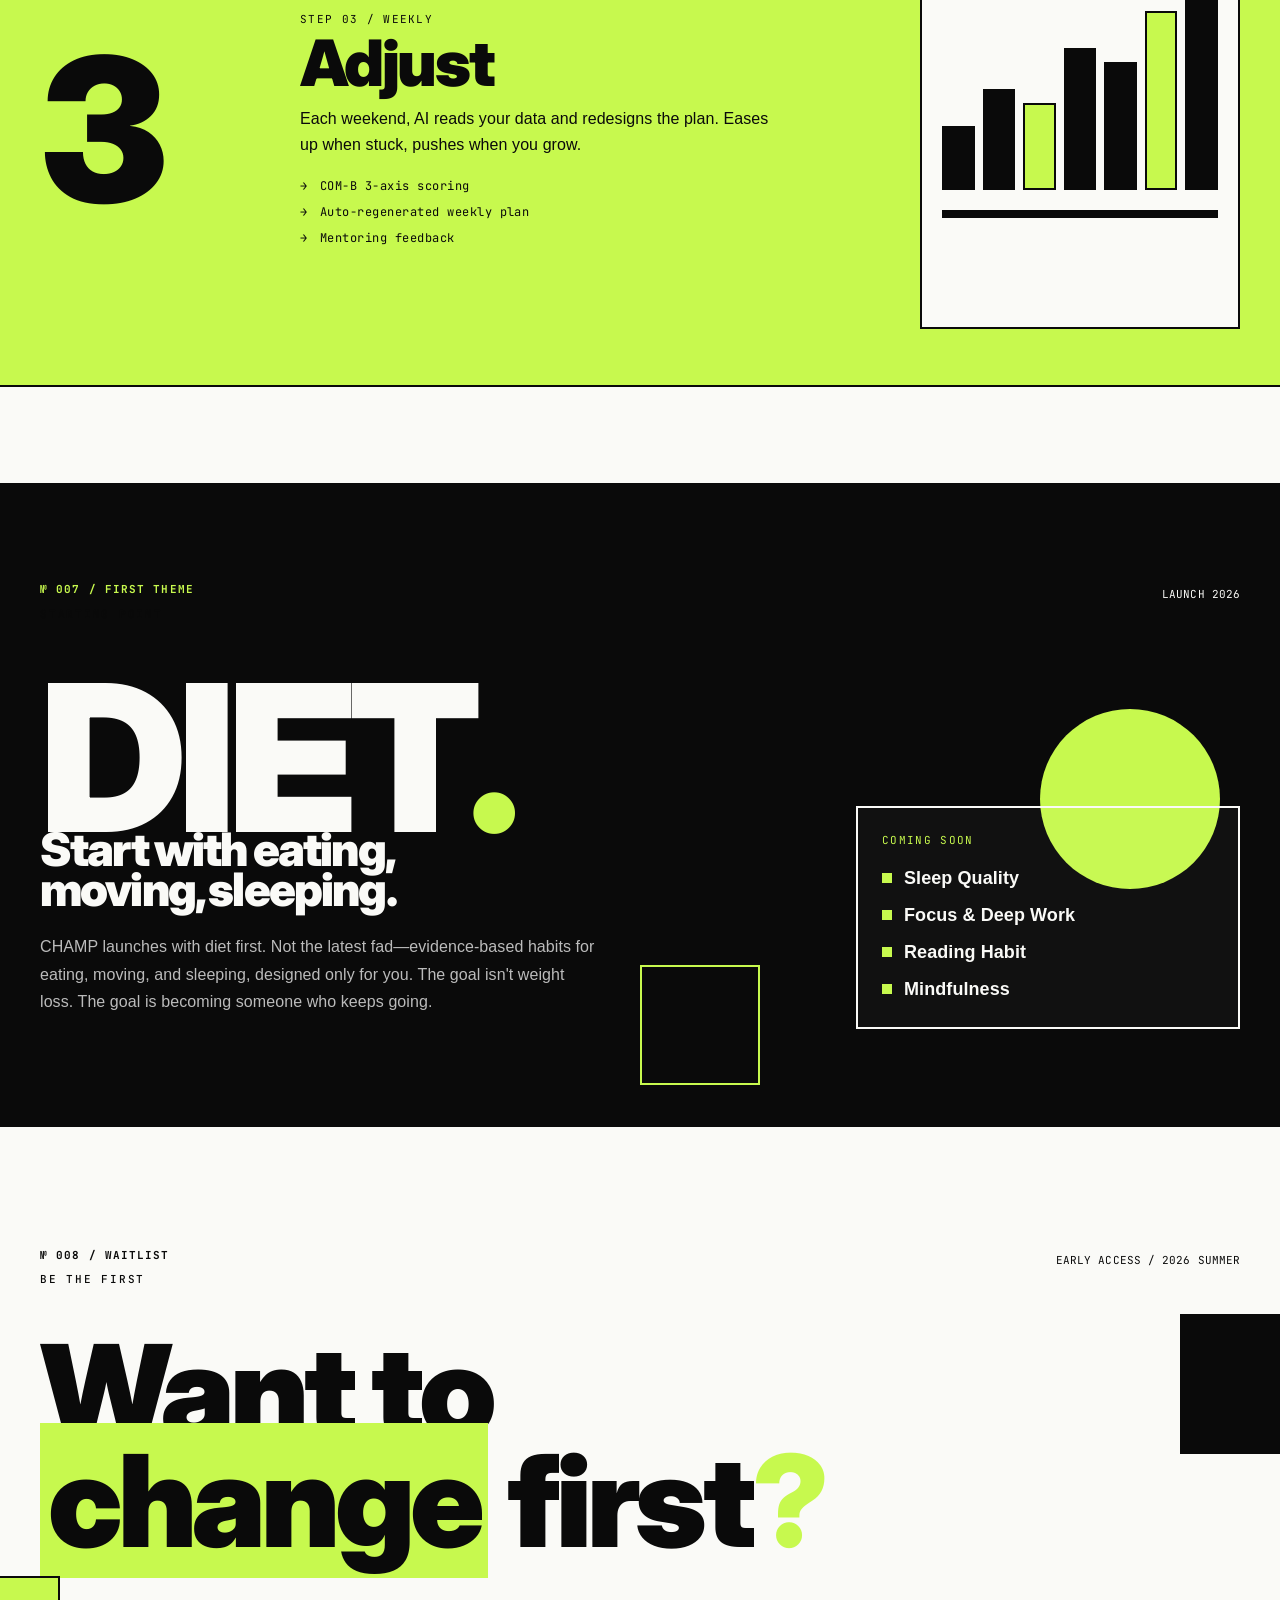
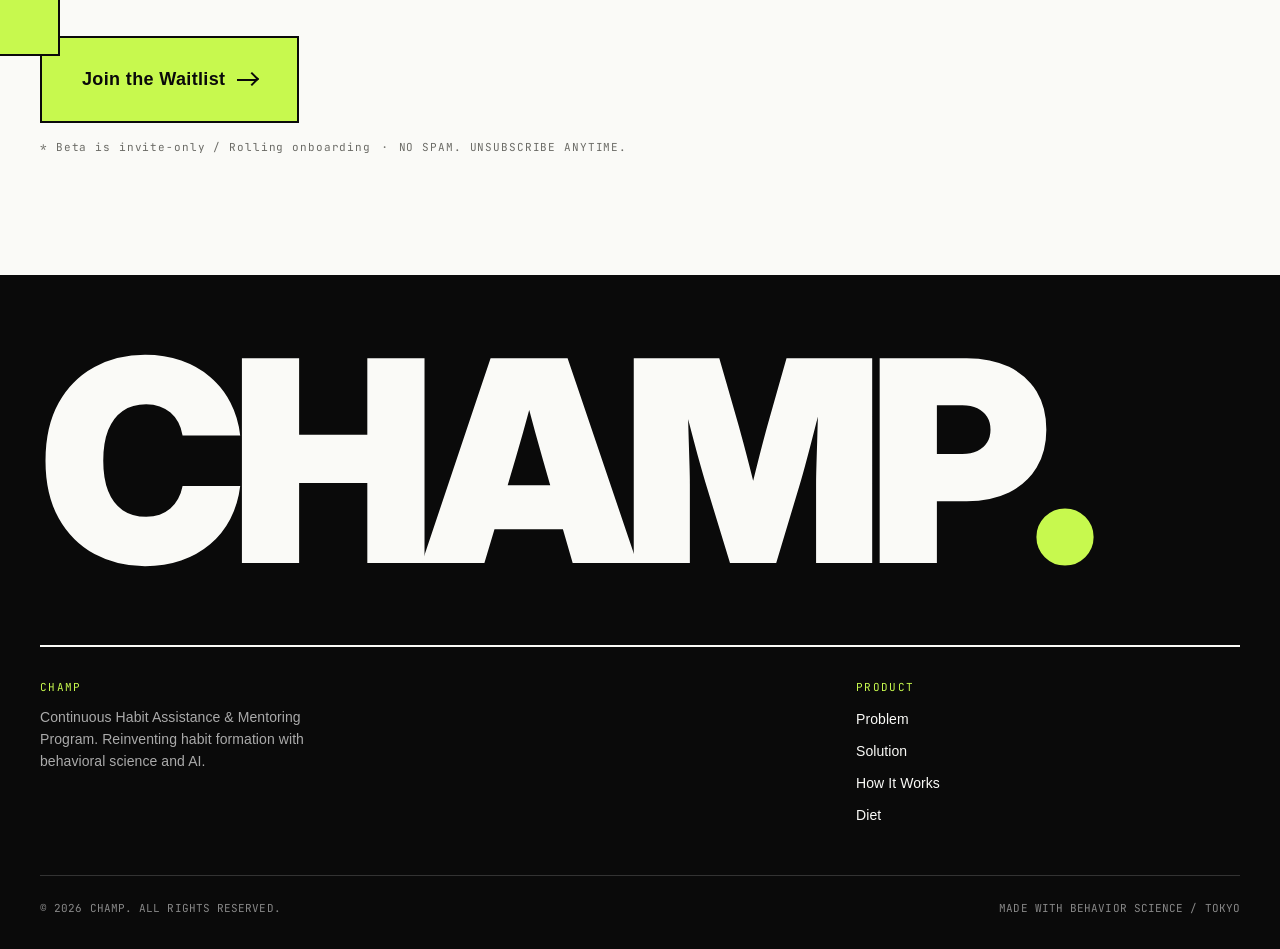
<file: en/index.html>
<!DOCTYPE html>
<html lang="en">
<head>
<meta charset="UTF-8" />
<meta name="viewport" content="width=device-width, initial-scale=1.0" />
<title>CHAMP — Continuous Habit Assistance & Mentoring Program</title>
<meta name="description" content="Build habits that last—without relying on willpower. CHAMP analyzes your tendency and mentors you with AI-driven plans. Join the waitlist." />

<!-- Open Graph -->
<meta property="og:type" content="website" />
<meta property="og:title" content="CHAMP — Continuous Habit Assistance & Mentoring Program" />
<meta property="og:description" content="Build habits that last—without relying on willpower. CHAMP analyzes your tendency and mentors you with AI-driven plans. Join the waitlist." />
<meta property="og:url" content="https://fwipin.github.io/ContinuousHabitAssistance-MentoringProgram/en/" />
<meta property="og:site_name" content="CHAMP" />
<meta property="og:locale" content="en_US" />
<meta property="og:locale:alternate" content="ja_JP" />
<!-- og:image: TBD (derived from hero visual, pending) -->

<link rel="preconnect" href="https://fonts.googleapis.com">
<link rel="preconnect" href="https://fonts.gstatic.com" crossorigin>
<link href="https://fonts.googleapis.com/css2?family=Inter:wght@400;500;700;900&family=JetBrains+Mono:wght@400;500;700&family=Noto+Sans+JP:wght@400;500;700;900&display=swap" rel="stylesheet">
<link rel="stylesheet" href="../assets/css/styles.css" />
</head>
<body>

<header class="site">
  <div class="container">
    <a href="#top" class="brand" style="text-decoration:none;color:inherit;">
      <span class="brand-mark"></span>
      <span class="brand-word">CHAMP</span>
    </a>
    <nav class="site">
      <a href="#problem">Problem</a>
      <a href="#solution">Solution</a>
      <a href="#how">How</a>
      <a href="#waitlist">Waitlist</a>
      <div class="lang" role="group" aria-label="Language">
        <a href="../index.html">JA</a>
        <a href="index.html" class="active" aria-current="page">EN</a>
      </div>
    </nav>
  </div>
</header>

<main id="top">

  <!-- Ticker -->
  <div class="ticker">
    <div class="ticker-track">
      <span><span class="dot"></span>NOW IN PRIVATE BETA — EST. 2026</span>
      <span><span class="dot"></span>FIRST THEME / DIET</span>
      <span><span class="dot"></span>CONTINUOUS HABIT ASSISTANCE & MENTORING PROGRAM</span>
      <span><span class="dot"></span>JOIN THE WAITLIST</span>
      <span><span class="dot"></span>NO WILLPOWER REQUIRED</span>
      <span><span class="dot"></span>NOW IN PRIVATE BETA — EST. 2026</span>
      <span><span class="dot"></span>FIRST THEME / DIET</span>
      <span><span class="dot"></span>CONTINUOUS HABIT ASSISTANCE & MENTORING PROGRAM</span>
      <span><span class="dot"></span>JOIN THE WAITLIST</span>
      <span><span class="dot"></span>NO WILLPOWER REQUIRED</span>
    </div>
  </div>

  <!-- § 001 HERO -->
  <section id="hero">
    <div class="container" style="padding-top: 56px; padding-bottom: 56px; position: relative;">

      <!-- meta row -->
      <div class="grid12 reveal" style="margin-bottom: 48px;">
        <div style="grid-column: 1 / span 4;" class="sec-num">№ 001 / HERO</div>
        <div style="grid-column: 5 / span 4;" class="sec-label">A NEW SCIENCE OF HABIT</div>
        <div style="grid-column: 9 / span 4; text-align: right;" class="mono">
          <span style="font-size:11px; letter-spacing:0.1em;">2026 — VOL.01</span>
        </div>
      </div>

      <!-- Massive type -->
      <div class="grid12">
        <h1 class="display reveal delay-1" style="grid-column: 1 / span 12; font-size: clamp(64px, 11.2vw, 168px);">
          Habit,<br/>
          <span style="display:inline-flex; align-items:center; gap: 0.18em;">
            without
            <span class="hero-shape" aria-hidden="true"></span>
          </span><br/>
          willpower.
        </h1>
      </div>

      <!-- sub row -->
      <div class="grid12" style="margin-top: 56px;">
        <div style="grid-column: 1 / span 5;" class="reveal delay-2">
          <p style="font-size: 18px; line-height: 1.5; max-width: 480px;">
            CHAMP supports your habit-building with <strong>science and AI</strong>, not willpower. Plans update weekly, logging takes 10 seconds with voice and photos.
          </p>
        </div>
        <div style="grid-column: 7 / span 3;" class="reveal delay-3">
          <div class="mono" style="font-size: 11px; letter-spacing: 0.12em; text-transform: uppercase; color: var(--muted); margin-bottom: 8px;">FIRST THEME</div>
          <div class="display" style="font-size: 56px; line-height: 0.9;">DIET<span style="color:var(--accent)">.</span></div>
          <div class="mono" style="font-size:11px; margin-top: 8px;">[ 2026 SUMMER LAUNCH ]</div>
        </div>
        <div style="grid-column: 10 / span 3; display: flex; align-items: flex-end;" class="reveal delay-4">
          <a href="#waitlist" class="btn primary lg" style="width: 100%; justify-content: space-between;">
            Join Waitlist <span class="arrow"></span>
          </a>
        </div>
      </div>

      <!-- bottom marker line -->
      <div style="margin-top: 80px; display: flex; justify-content: space-between; align-items: center;" class="reveal">
        <div class="mono" style="font-size:11px; letter-spacing:0.12em;">↓ SCROLL TO READ</div>
        <div class="mono" style="font-size:11px; letter-spacing:0.12em;">07 SECTIONS / 1 THESIS</div>
      </div>

      <div class="parallax-shape shape-circle" data-speed="-0.15" style="position:absolute; right: -60px; top: 200px; width: 220px; height: 220px;"></div>
    </div>
  </section>

  <!-- § 002 PROBLEM -->
  <section id="problem">
    <div class="container" style="padding-top: 80px; padding-bottom: 96px;">

      <div class="grid12 reveal" style="margin-bottom: 64px;">
        <div style="grid-column: 1 / span 6;">
          <div class="sec-num">№ 002 / PROBLEM</div>
          <div style="margin-top: 8px;" class="sec-label">WHY HABITS FAIL</div>
        </div>
        <div style="grid-column: 7 / span 6; display:flex; justify-content:flex-end; align-items:flex-end;">
          <div class="mono" style="font-size:11px; opacity:0.7;">SECTION—02</div>
        </div>
      </div>

      <div class="grid12">
        <h2 class="display reveal" style="grid-column: 1 / span 9; font-size: clamp(40px, 6.4vw, 96px);">
          You're not<br/>
          weak. The<br/>
          <span style="background:var(--ink); color:var(--accent); padding: 0 0.08em;">design</span> is.
        </h2>
      </div>

      <!-- 3 stat cards -->
      <div class="grid12" style="margin-top: 96px; row-gap: 0;">
        <div style="grid-column: 1 / span 4; padding: 32px; border-top: 2px solid var(--line); border-right: 2px solid var(--line);" class="reveal">
          <div class="display" style="font-size: 88px; line-height: 1;">66</div>
          <div class="mono" style="font-size: 11px; letter-spacing: 0.12em; margin-top: 8px;">AVG. DAYS TO FORM A HABIT</div>
          <p style="margin-top: 16px; font-size: 14px; line-height: 1.55; color: var(--muted);">
            Forming a habit takes 18 to 254 days. The "3-week rule" is half a myth.
          </p>
        </div>
        <div style="grid-column: 5 / span 4; padding: 32px; border-top: 2px solid var(--line); border-right: 2px solid var(--line); background: var(--accent);" class="reveal delay-1">
          <div class="display" style="font-size: 88px; line-height: 1;">92<span style="font-size: 38px; vertical-align: top;">%</span></div>
          <div class="mono" style="font-size: 11px; letter-spacing: 0.12em; margin-top: 8px;">FAIL THEIR NEW YEAR'S RESOLUTIONS</div>
          <p style="margin-top: 16px; font-size: 14px; line-height: 1.55; color: var(--ink);">
            Over 90% revert within 3 months. It's not willpower—it's design.
          </p>
        </div>
        <div style="grid-column: 9 / span 4; padding: 32px; border-top: 2px solid var(--line);" class="reveal delay-2">
          <div class="display" style="font-size: 88px; line-height: 1;">1<span style="font-size: 38px; vertical-align: top;">/4</span></div>
          <div class="mono" style="font-size: 11px; letter-spacing: 0.12em; margin-top: 8px;">DROP OFF IN THE FIRST WEEK</div>
          <p style="margin-top: 16px; font-size: 14px; line-height: 1.55; color: var(--muted);">
            1 in 4 quit logging within the first week. Friction is the killer.
          </p>
        </div>
      </div>

      <!-- 3 reasons block -->
      <div class="grid12" style="margin-top: 80px;">
        <div style="grid-column: 1 / span 4;" class="reveal">
          <div class="mono" style="font-size: 11px; letter-spacing: 0.12em;">REASON 01</div>
          <h3 class="display" style="font-size: 32px; margin-top: 12px;">Everyone is<br/>different.</h3>
          <p style="margin-top: 12px; font-size: 14px; line-height: 1.6; color: var(--muted);">
            Externally driven, internally driven, obligers, rebels—one plan fits none.
          </p>
        </div>
        <div style="grid-column: 5 / span 4;" class="reveal delay-1">
          <div class="mono" style="font-size: 11px; letter-spacing: 0.12em;">REASON 02</div>
          <h3 class="display" style="font-size: 32px; margin-top: 12px;">Plans go<br/>stale fast.</h3>
          <p style="margin-top: 12px; font-size: 14px; line-height: 1.6; color: var(--muted);">
            Few revise plans. The bigger the gap from reality, the harder to follow.
          </p>
        </div>
        <div style="grid-column: 9 / span 4;" class="reveal delay-2">
          <div class="mono" style="font-size: 11px; letter-spacing: 0.12em;">REASON 03</div>
          <h3 class="display" style="font-size: 32px; margin-top: 12px;">Logging is<br/>too hard.</h3>
          <p style="margin-top: 12px; font-size: 14px; line-height: 1.6; color: var(--muted);">
            Every meal, every weigh-in, every workout—friction adds up to "I quit."
          </p>
        </div>
      </div>

    </div>
  </section>

  <!-- § 003 SOLUTION -->
  <section id="solution" style="background: var(--ink); color: var(--bg);">
    <div class="container" style="padding-top: 96px; padding-bottom: 96px; position: relative;">

      <div class="grid12 reveal" style="margin-bottom: 64px;">
        <div style="grid-column: 1 / span 6;">
          <div class="sec-num" style="color: var(--accent);">№ 003 / SOLUTION</div>
          <div style="margin-top: 8px;" class="sec-label">WHAT CHAMP CHANGES</div>
        </div>
        <div style="grid-column: 7 / span 6; text-align: right;">
          <span class="mono" style="font-size:11px;">→ THREE KEY MESSAGES</span>
        </div>
      </div>

      <div class="grid12">
        <h2 class="display reveal" style="grid-column: 1 / span 12; font-size: clamp(48px, 8.4vw, 128px); color: var(--bg);">
          It's not you<br/>
          who keeps going<span style="color:var(--accent);">.</span><br/>
          <span style="color: var(--accent);">It's the system.</span>
        </h2>
      </div>

      <div class="grid12" style="margin-top: 96px; gap: 0;">
        <div style="grid-column: 1 / span 4; padding: 40px 32px; border: 2px solid var(--bg); border-right: 0;" class="reveal">
          <div class="display" style="font-size: 96px; line-height: 1; color: var(--accent);">01</div>
          <h3 class="display" style="font-size: 28px; margin-top: 20px;">Your plan,<br/>not theirs.</h3>
          <p style="margin-top: 16px; font-size: 14px; line-height: 1.6; color: #BBB;">
            5 minutes of analysis—your type, life, goals. A plan built only for you.
          </p>
        </div>
        <div style="grid-column: 5 / span 4; padding: 40px 32px; border: 2px solid var(--bg); background: var(--accent); color: var(--ink);" class="reveal delay-1">
          <div class="display" style="font-size: 96px; line-height: 1; color: var(--ink);">02</div>
          <h3 class="display" style="font-size: 28px; margin-top: 20px;">Plans evolve<br/>weekly.</h3>
          <p style="margin-top: 16px; font-size: 14px; line-height: 1.6; color: var(--ink);">
            AI reads your data weekly and rebalances. Eases up when stuck, pushes when you grow.
          </p>
        </div>
        <div style="grid-column: 9 / span 4; padding: 40px 32px; border: 2px solid var(--bg); border-left: 0;" class="reveal delay-2">
          <div class="display" style="font-size: 96px; line-height: 1; color: var(--accent);">03</div>
          <h3 class="display" style="font-size: 28px; margin-top: 20px;">Log in<br/>10 seconds.</h3>
          <p style="margin-top: 16px; font-size: 14px; line-height: 1.6; color: #BBB;">
            Just say "had ramen." Just snap a photo. Zero friction, sustained behavior.
          </p>
        </div>
      </div>

      <div class="parallax-shape shape-disc" data-speed="0.12" style="position:absolute; left: -40px; top: 60%; width: 120px; height: 120px; background: var(--accent);"></div>
    </div>
  </section>

  <!-- § 004 DESIGN PRINCIPLES -->
  <section id="principles">
    <div class="container" style="padding-top: 96px; padding-bottom: 96px;">

      <div class="grid12 reveal" style="margin-bottom: 56px;">
        <div style="grid-column: 1 / span 6;">
          <div class="sec-num">№ 004 / DESIGN PRINCIPLES</div>
          <div style="margin-top: 8px;" class="sec-label">THREE PRINCIPLES</div>
        </div>
        <div style="grid-column: 8 / span 5;">
          <p style="font-size: 16px; line-height: 1.55; max-width: 420px; margin-left:auto;">
            CHAMP is designed around three principles. Every feature, UI element, and notification flows from them.
          </p>
        </div>
      </div>

      <div class="grid12" style="row-gap: 0;">

        <article style="grid-column: 1 / span 12; border-top: 2px solid var(--line); padding: 56px 0;" class="reveal principle-row">
          <div class="grid12">
            <div style="grid-column: 1 / span 1;" class="sec-num">P—01</div>
            <div style="grid-column: 2 / span 4;">
              <h3 class="display" style="font-size: clamp(32px, 4.4vw, 64px);">Personalization</h3>
              <div class="mono" style="font-size: 11px; letter-spacing: 0.12em; margin-top: 8px; color: var(--muted);">PERSONALIZATION FROM DAY ZERO</div>
            </div>
            <div style="grid-column: 7 / span 5;">
              <p style="font-size: 16px; line-height: 1.65;">
                Plans built from your type and current reality. The tone of nudges and the frequency of notifications adapt to how you respond to expectations.
              </p>
            </div>
            <div style="grid-column: 12; display:flex; align-items:flex-start; justify-content:flex-end;">
              <div style="width: 24px; height: 24px; background: var(--accent); border: 2px solid var(--ink);"></div>
            </div>
          </div>
        </article>

        <article style="grid-column: 1 / span 12; border-top: 2px solid var(--line); padding: 56px 0; background: var(--bg);" class="reveal principle-row">
          <div class="grid12">
            <div style="grid-column: 1 / span 1;" class="sec-num">P—02</div>
            <div style="grid-column: 2 / span 4;">
              <h3 class="display" style="font-size: clamp(32px, 4.4vw, 64px);">Auto-adjustment</h3>
              <div class="mono" style="font-size: 11px; letter-spacing: 0.12em; margin-top: 8px; color: var(--muted);">WEEKLY AI RECALIBRATION</div>
            </div>
            <div style="grid-column: 7 / span 5;">
              <p style="font-size: 16px; line-height: 1.65;">
                AI rebalances week by week. Reinforce what worked, redesign what didn't. The "sustainable difficulty" is always preserved.
              </p>
            </div>
            <div style="grid-column: 12; display:flex; align-items:flex-start; justify-content:flex-end;">
              <div style="width: 24px; height: 24px; border: 2px solid var(--ink); border-radius: 50%;"></div>
            </div>
          </div>
        </article>

        <article style="grid-column: 1 / span 12; border-top: 2px solid var(--line); border-bottom: 2px solid var(--line); padding: 56px 0;" class="reveal principle-row">
          <div class="grid12">
            <div style="grid-column: 1 / span 1;" class="sec-num">P—03</div>
            <div style="grid-column: 2 / span 4;">
              <h3 class="display" style="font-size: clamp(32px, 4.4vw, 64px);">Frictionless logging</h3>
              <div class="mono" style="font-size: 11px; letter-spacing: 0.12em; margin-top: 8px; color: var(--muted);">VOICE & IMAGE INTERACTION</div>
            </div>
            <div style="grid-column: 7 / span 5;">
              <p style="font-size: 16px; line-height: 1.65;">
                Don't type. Just speak, just snap. Multimodal AI reads context and structures the data automatically. End the logging-for-logging.
              </p>
            </div>
            <div style="grid-column: 12; display:flex; align-items:flex-start; justify-content:flex-end;">
              <div style="width: 24px; height: 24px; background: var(--ink);"></div>
            </div>
          </div>
        </article>

      </div>
    </div>
  </section>

  <!-- § 005 THEORY -->
  <section id="theory">
    <div class="container" style="padding-top: 96px; padding-bottom: 96px;">

      <div class="grid12 reveal" style="margin-bottom: 48px;">
        <div style="grid-column: 1 / span 6;">
          <div class="sec-num">№ 005 / THEORY</div>
          <div style="margin-top: 8px;" class="sec-label">FIVE PILLARS</div>
        </div>
        <div style="grid-column: 8 / span 5; text-align: right;">
          <span class="mono" style="font-size:11px;">5 PILLARS / EVIDENCE-BASED</span>
        </div>
      </div>

      <div class="grid12" style="margin-bottom: 80px;">
        <h2 class="display reveal" style="grid-column: 1 / span 10; font-size: clamp(40px, 6vw, 88px);">
          Translating habit<br/>
          science into UI.
        </h2>
      </div>

      <div class="theory-grid">
        <article class="theory-card reveal">
          <div class="theory-num mono">01</div>
          <h4 class="theory-title">Four Tendencies</h4>
          <div class="theory-author mono">G. RUBIN</div>
          <p class="theory-body">Four ways people respond to expectations. CHAMP detects yours and adapts its tone.</p>
          <div class="theory-tag">PERSONALIZATION</div>
        </article>

        <article class="theory-card accent reveal delay-1">
          <div class="theory-num mono">02</div>
          <h4 class="theory-title">Fogg Model</h4>
          <div class="theory-author mono">B.J. FOGG</div>
          <p class="theory-body">B = MAP. When you stall, CHAMP fixes Ability and Prompt—not Motivation.</p>
          <div class="theory-tag">BEHAVIOR DESIGN</div>
        </article>

        <article class="theory-card reveal delay-2">
          <div class="theory-num mono">03</div>
          <h4 class="theory-title">COM-B</h4>
          <div class="theory-author mono">MICHIE et al.</div>
          <p class="theory-body">AI scores Capability, Opportunity, Motivation weekly to find the bottleneck.</p>
          <div class="theory-tag">DIAGNOSTICS</div>
        </article>

        <article class="theory-card reveal delay-3">
          <div class="theory-num mono">04</div>
          <h4 class="theory-title">If-Then Plans</h4>
          <div class="theory-author mono">P. GOLLWITZER</div>
          <p class="theory-body">"If X, then Y" doubles or triples follow-through. CHAMP generates them automatically.</p>
          <div class="theory-tag">IMPLEMENTATION INTENTION</div>
        </article>

        <article class="theory-card dark reveal delay-4">
          <div class="theory-num mono">05</div>
          <h4 class="theory-title">SDT</h4>
          <div class="theory-author mono">DECI & RYAN</div>
          <p class="theory-body">Autonomy, competence, relatedness sustain motivation. AI measures all three weekly.</p>
          <div class="theory-tag">SELF-DETERMINATION</div>
        </article>

      </div>
    </div>
  </section>

  <!-- § 006 HOW IT WORKS -->
  <section id="how">
    <div class="container" style="padding-top: 96px; padding-bottom: 96px;">

      <div class="grid12 reveal" style="margin-bottom: 64px;">
        <div style="grid-column: 1 / span 6;">
          <div class="sec-num">№ 006 / HOW IT WORKS</div>
          <div style="margin-top: 8px;" class="sec-label">THREE STEPS</div>
        </div>
        <div style="grid-column: 8 / span 5; text-align: right;">
          <span class="mono" style="font-size:11px;">PLAN → LOG → RECALIBRATE</span>
        </div>
      </div>

      <div class="how-row">
        <!-- Step 1 -->
        <div class="how-step reveal">
          <div class="how-num">
            <span class="display" style="font-size: 200px; line-height: 0.8;">1</span>
          </div>
          <div class="how-body">
            <div class="mono how-tag">STEP 01 / WEEK 0</div>
            <h3 class="display how-title">Plan</h3>
            <p class="how-text">A 5-minute dialogue captures your goals, type, and lifestyle. AI builds a feasible first-week plan—just for you.</p>
            <ul class="how-list">
              <li>Type assessment (Four Tendencies)</li>
              <li>Initial goals & milestones</li>
              <li>Auto-generated If-Then plans</li>
            </ul>
          </div>
          <div class="how-mock">
            <div class="how-mock-frame">
              <div class="how-mock-bar"></div>
              <div class="how-mock-line"></div>
              <div class="how-mock-line short"></div>
              <div class="how-mock-block accent"></div>
              <div class="how-mock-line"></div>
              <div class="how-mock-line short"></div>
            </div>
          </div>
        </div>

        <!-- Step 2 -->
        <div class="how-step reveal alt">
          <div class="how-num">
            <span class="display" style="font-size: 200px; line-height: 0.8;">2</span>
          </div>
          <div class="how-body">
            <div class="mono how-tag">STEP 02 / DAILY</div>
            <h3 class="display how-title">Log</h3>
            <p class="how-text">10 seconds by voice, 1 second by photo. Multimodal AI structures meals, exercise, and condition automatically.</p>
            <ul class="how-list">
              <li>Voice input ("ran 30 min today")</li>
              <li>Meal photo recognition & nutrition estimate</li>
              <li>Auto-tracking of weight & mood</li>
            </ul>
          </div>
          <div class="how-mock">
            <div class="how-mock-frame dark">
              <div class="how-mock-mic"></div>
              <div class="how-mock-wave">
                <span></span><span></span><span></span><span></span><span></span><span></span><span></span><span></span><span></span><span></span><span></span><span></span><span></span><span></span><span></span>
              </div>
              <div class="how-mock-line light"></div>
              <div class="how-mock-line light short"></div>
            </div>
          </div>
        </div>

        <!-- Step 3 -->
        <div class="how-step reveal">
          <div class="how-num">
            <span class="display" style="font-size: 200px; line-height: 0.8;">3</span>
          </div>
          <div class="how-body">
            <div class="mono how-tag">STEP 03 / WEEKLY</div>
            <h3 class="display how-title">Adjust</h3>
            <p class="how-text">Each weekend, AI reads your data and redesigns the plan. Eases up when stuck, pushes when you grow.</p>
            <ul class="how-list">
              <li>COM-B 3-axis scoring</li>
              <li>Auto-regenerated weekly plan</li>
              <li>Mentoring feedback</li>
            </ul>
          </div>
          <div class="how-mock">
            <div class="how-mock-frame">
              <div class="how-mock-chart">
                <div class="bar" style="height: 28%"></div>
                <div class="bar" style="height: 44%"></div>
                <div class="bar accent" style="height: 38%"></div>
                <div class="bar" style="height: 62%"></div>
                <div class="bar" style="height: 56%"></div>
                <div class="bar accent" style="height: 78%"></div>
                <div class="bar" style="height: 90%"></div>
              </div>
              <div class="how-mock-line"></div>
            </div>
          </div>
        </div>
      </div>

    </div>
  </section>

  <!-- § 007 FIRST THEME: DIET -->
  <section id="diet" style="background: var(--ink); color: var(--bg); overflow: hidden;">
    <div class="container" style="padding-top: 96px; padding-bottom: 96px; position: relative;">

      <div class="grid12 reveal" style="margin-bottom: 48px;">
        <div style="grid-column: 1 / span 6;">
          <div class="sec-num" style="color: var(--accent);">№ 007 / FIRST THEME</div>
          <div style="margin-top: 8px;" class="sec-label">STARTING POINT</div>
        </div>
        <div style="grid-column: 8 / span 5; text-align: right;">
          <span class="mono" style="font-size: 11px;">LAUNCH 2026</span>
        </div>
      </div>

      <div class="grid12" style="position: relative; z-index: 2;">
        <h2 class="display reveal" style="grid-column: 1 / span 12; font-size: clamp(80px, 16vw, 240px); color: var(--bg);">
          DIET<span style="color: var(--accent);">.</span>
        </h2>
      </div>

      <div class="grid12" style="margin-top: -40px; position: relative; z-index: 2;">
        <div style="grid-column: 1 / span 7;" class="reveal delay-1">
          <h3 class="display" style="font-size: clamp(28px, 3.6vw, 48px); margin-top: 24px;">
            Start with eating,<br/>
            moving, sleeping.
          </h3>
          <p style="margin-top: 24px; font-size: 16px; line-height: 1.7; max-width: 560px; color: #BBB;">
            CHAMP launches with diet first. Not the latest fad—evidence-based habits for eating, moving, and sleeping, designed only for you. The goal isn't weight loss. The goal is becoming someone who keeps going.
          </p>
        </div>
        <div style="grid-column: 9 / span 4;" class="reveal delay-2">
          <div style="border: 2px solid var(--bg); padding: 24px; background: rgba(255,255,255,0.03);">
            <div class="mono" style="font-size: 11px; letter-spacing: 0.12em; color: var(--accent); margin-bottom: 16px;">COMING SOON</div>
            <ul style="list-style: none; padding: 0; display:flex; flex-direction:column; gap: 10px;">
              <li class="next-theme"><span class="bullet"></span> Sleep Quality</li>
              <li class="next-theme"><span class="bullet"></span> Focus & Deep Work</li>
              <li class="next-theme"><span class="bullet"></span> Reading Habit</li>
              <li class="next-theme"><span class="bullet"></span> Mindfulness</li>
            </ul>
          </div>
        </div>
      </div>

      <div class="parallax-shape" data-speed="-0.18" style="position:absolute; right: 60px; top: 35%; width: 180px; height: 180px; background: var(--accent); border-radius: 50%; z-index: 1;"></div>
      <div class="parallax-shape" data-speed="0.1" style="position:absolute; left: 50%; bottom: 40px; width: 120px; height: 120px; border: 2px solid var(--accent); z-index: 1;"></div>
    </div>
  </section>

  <!-- § 008 WAITLIST CTA -->
  <section id="waitlist">
    <div class="container" style="padding-top: 120px; padding-bottom: 120px; position: relative;">

      <div class="grid12 reveal" style="margin-bottom: 48px;">
        <div style="grid-column: 1 / span 6;">
          <div class="sec-num">№ 008 / WAITLIST</div>
          <div style="margin-top: 8px;" class="sec-label">BE THE FIRST</div>
        </div>
        <div style="grid-column: 8 / span 5; text-align: right;">
          <span class="mono" style="font-size:11px;">EARLY ACCESS / 2026 SUMMER</span>
        </div>
      </div>

      <div class="grid12">
        <h2 class="display reveal" style="grid-column: 1 / span 12; font-size: clamp(56px, 10vw, 160px);">
          Want to<br/>
          <span style="background: var(--accent); padding: 0 0.06em;">change</span> first<span style="color:var(--accent);">?</span>
        </h2>
      </div>

      <!-- Placeholder CTA — replace href with Google Form URL when ready -->
      <div class="waitlist-cta reveal delay-1">
        <a href="#waitlist-todo" class="btn primary lg">
          Join the Waitlist <span class="arrow"></span>
        </a>
        <p class="waitlist-meta">* Beta is invite-only / Rolling onboarding ・ NO SPAM. UNSUBSCRIBE ANYTIME.</p>
      </div>

      <div class="parallax-shape shape-square" data-speed="-0.1" style="position:absolute; left: -20px; top: 60%; width: 80px; height: 80px;"></div>
      <div class="parallax-shape" data-speed="0.14" style="position:absolute; right: -40px; top: 25%; width: 140px; height: 140px; background: var(--ink);"></div>
    </div>
  </section>

  <!-- FOOTER -->
  <footer style="background: var(--ink); color: var(--bg);">
    <div class="container" style="padding-top: 64px; padding-bottom: 32px;">

      <div class="grid12" style="margin-bottom: 64px;">
        <div style="grid-column: 1 / span 12;">
          <div class="display" style="font-size: clamp(120px, 22vw, 320px); line-height: 0.85; letter-spacing: -0.05em;">
            CHAMP<span style="color: var(--accent);">.</span>
          </div>
        </div>
      </div>

      <div class="grid12" style="border-top: 2px solid var(--bg); padding-top: 32px;">
        <div style="grid-column: 1 / span 5;">
          <div class="mono" style="font-size: 11px; letter-spacing: 0.12em; color: var(--accent); margin-bottom: 12px;">CHAMP</div>
          <p style="font-size: 14px; line-height: 1.55; color: #AAA; max-width: 320px;">
            Continuous Habit Assistance & Mentoring Program. Reinventing habit formation with behavioral science and AI.
          </p>
        </div>
        <div style="grid-column: 9 / span 4;">
          <div class="mono" style="font-size: 11px; letter-spacing: 0.12em; color: var(--accent); margin-bottom: 12px;">PRODUCT</div>
          <ul class="footer-list">
            <li><a href="#problem">Problem</a></li>
            <li><a href="#solution">Solution</a></li>
            <li><a href="#how">How It Works</a></li>
            <li><a href="#diet">Diet</a></li>
          </ul>
        </div>
      </div>

      <div class="grid12" style="margin-top: 48px; padding-top: 24px; border-top: 1px solid #333;">
        <div class="mono" style="grid-column: 1 / span 6; font-size: 11px; color: #888;">
          © 2026 CHAMP. ALL RIGHTS RESERVED.
        </div>
        <div class="mono" style="grid-column: 9 / span 4; text-align: right; font-size: 11px; color: #888;">
          MADE WITH BEHAVIOR SCIENCE / TOKYO
        </div>
      </div>
    </div>
  </footer>

</main>

<script src="../assets/js/main.js"></script>

</body>
</html>
</file>
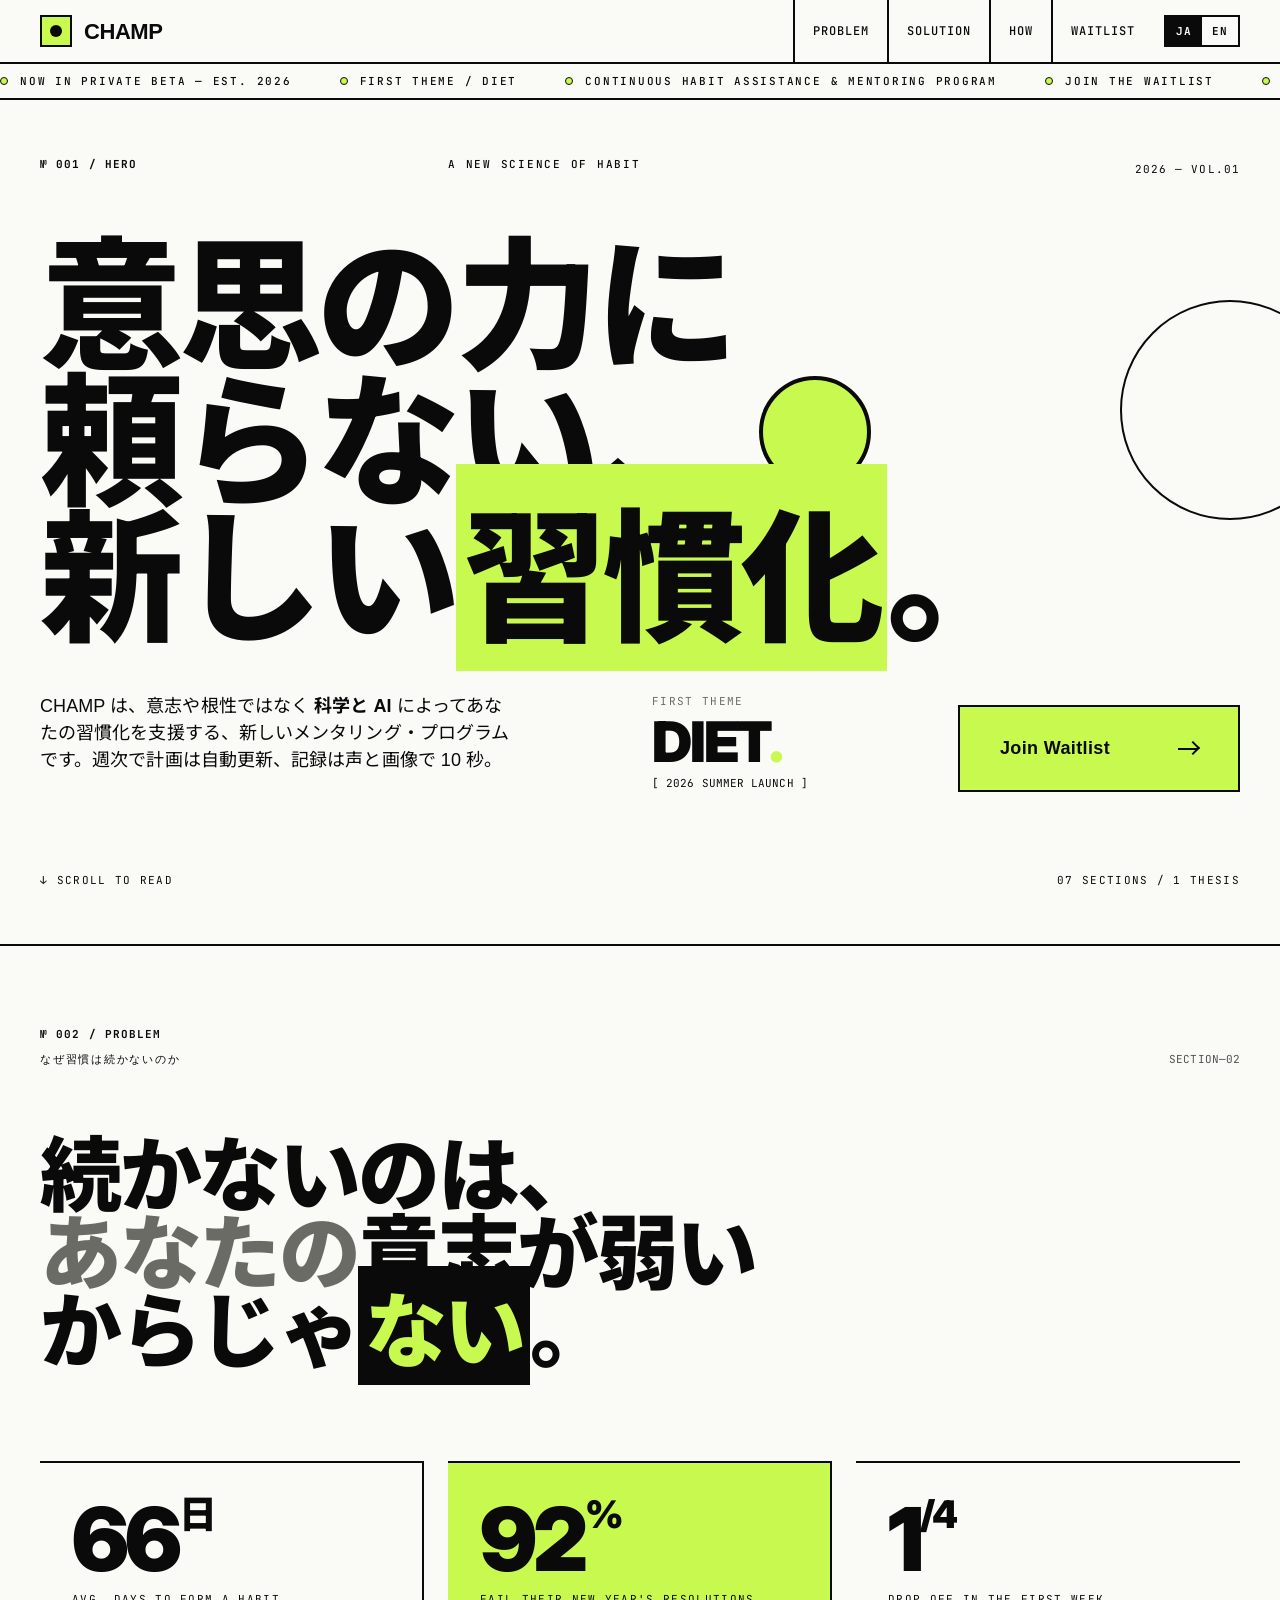
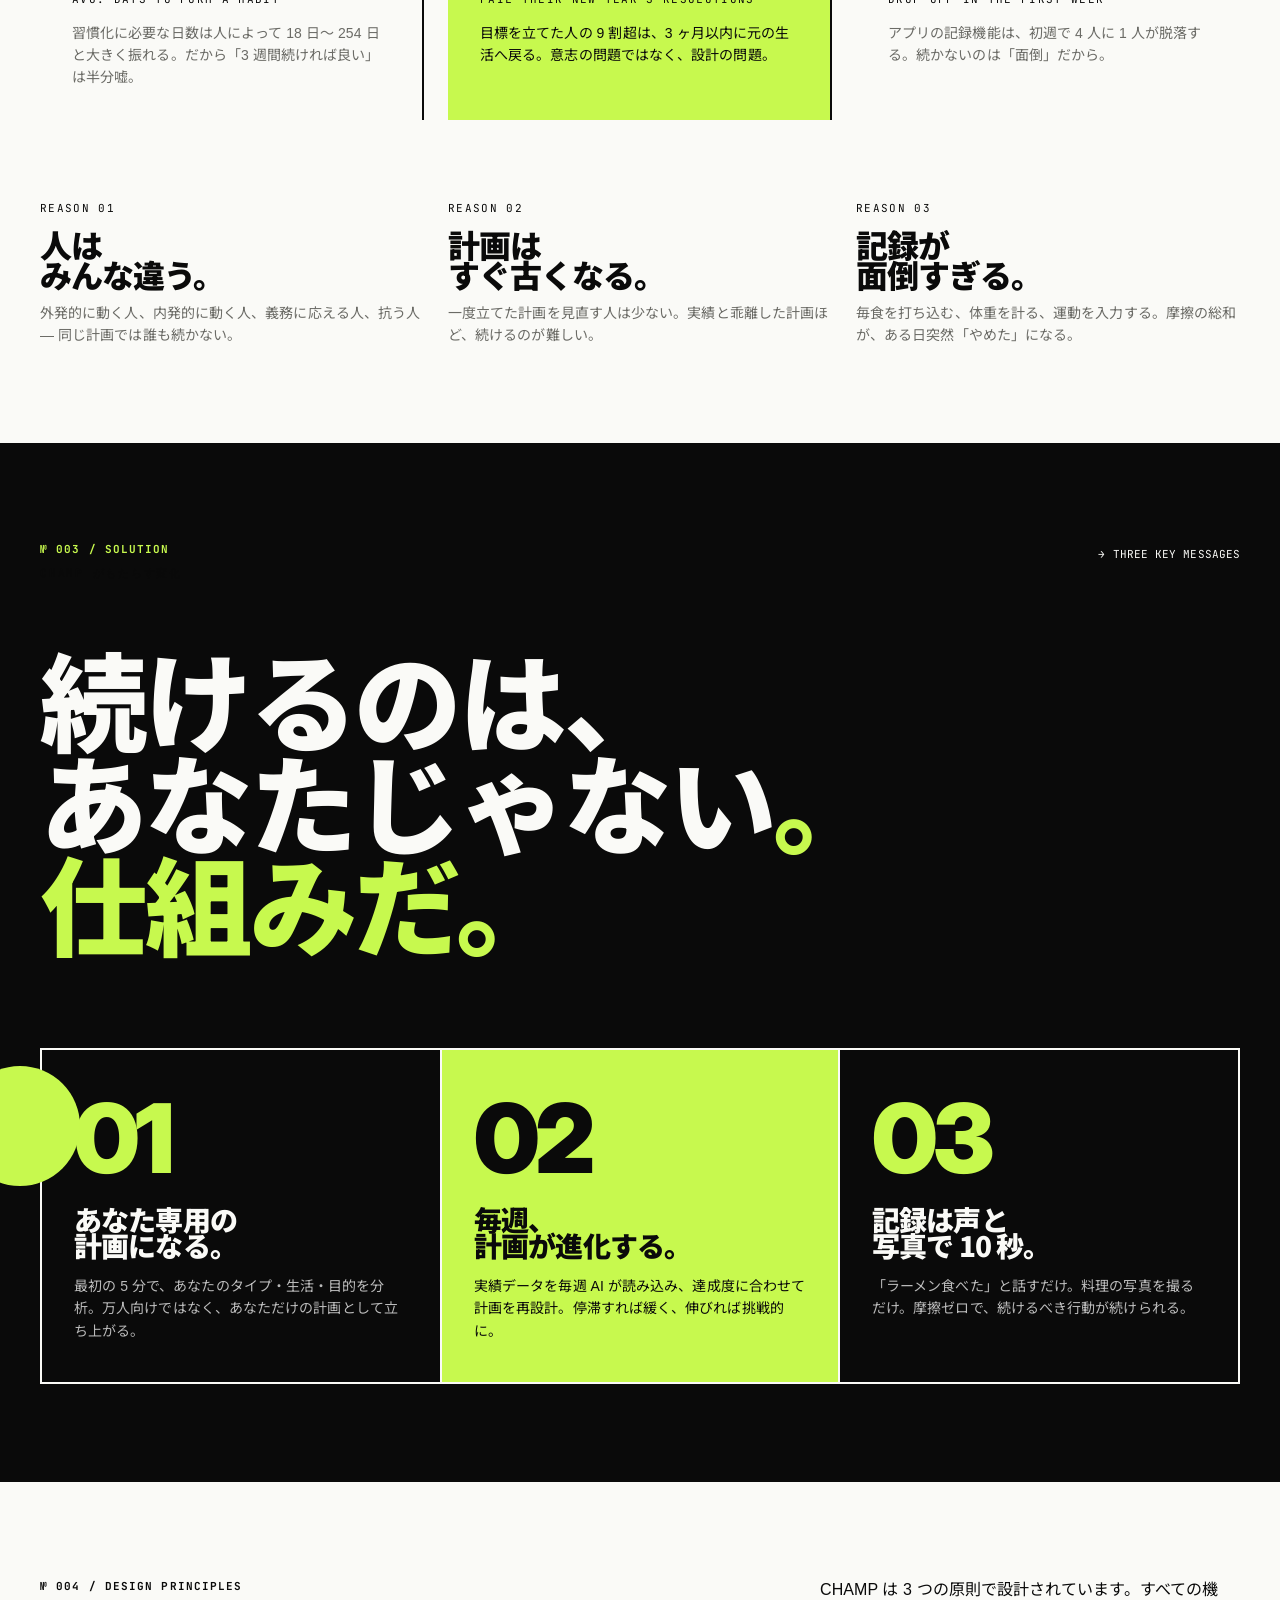
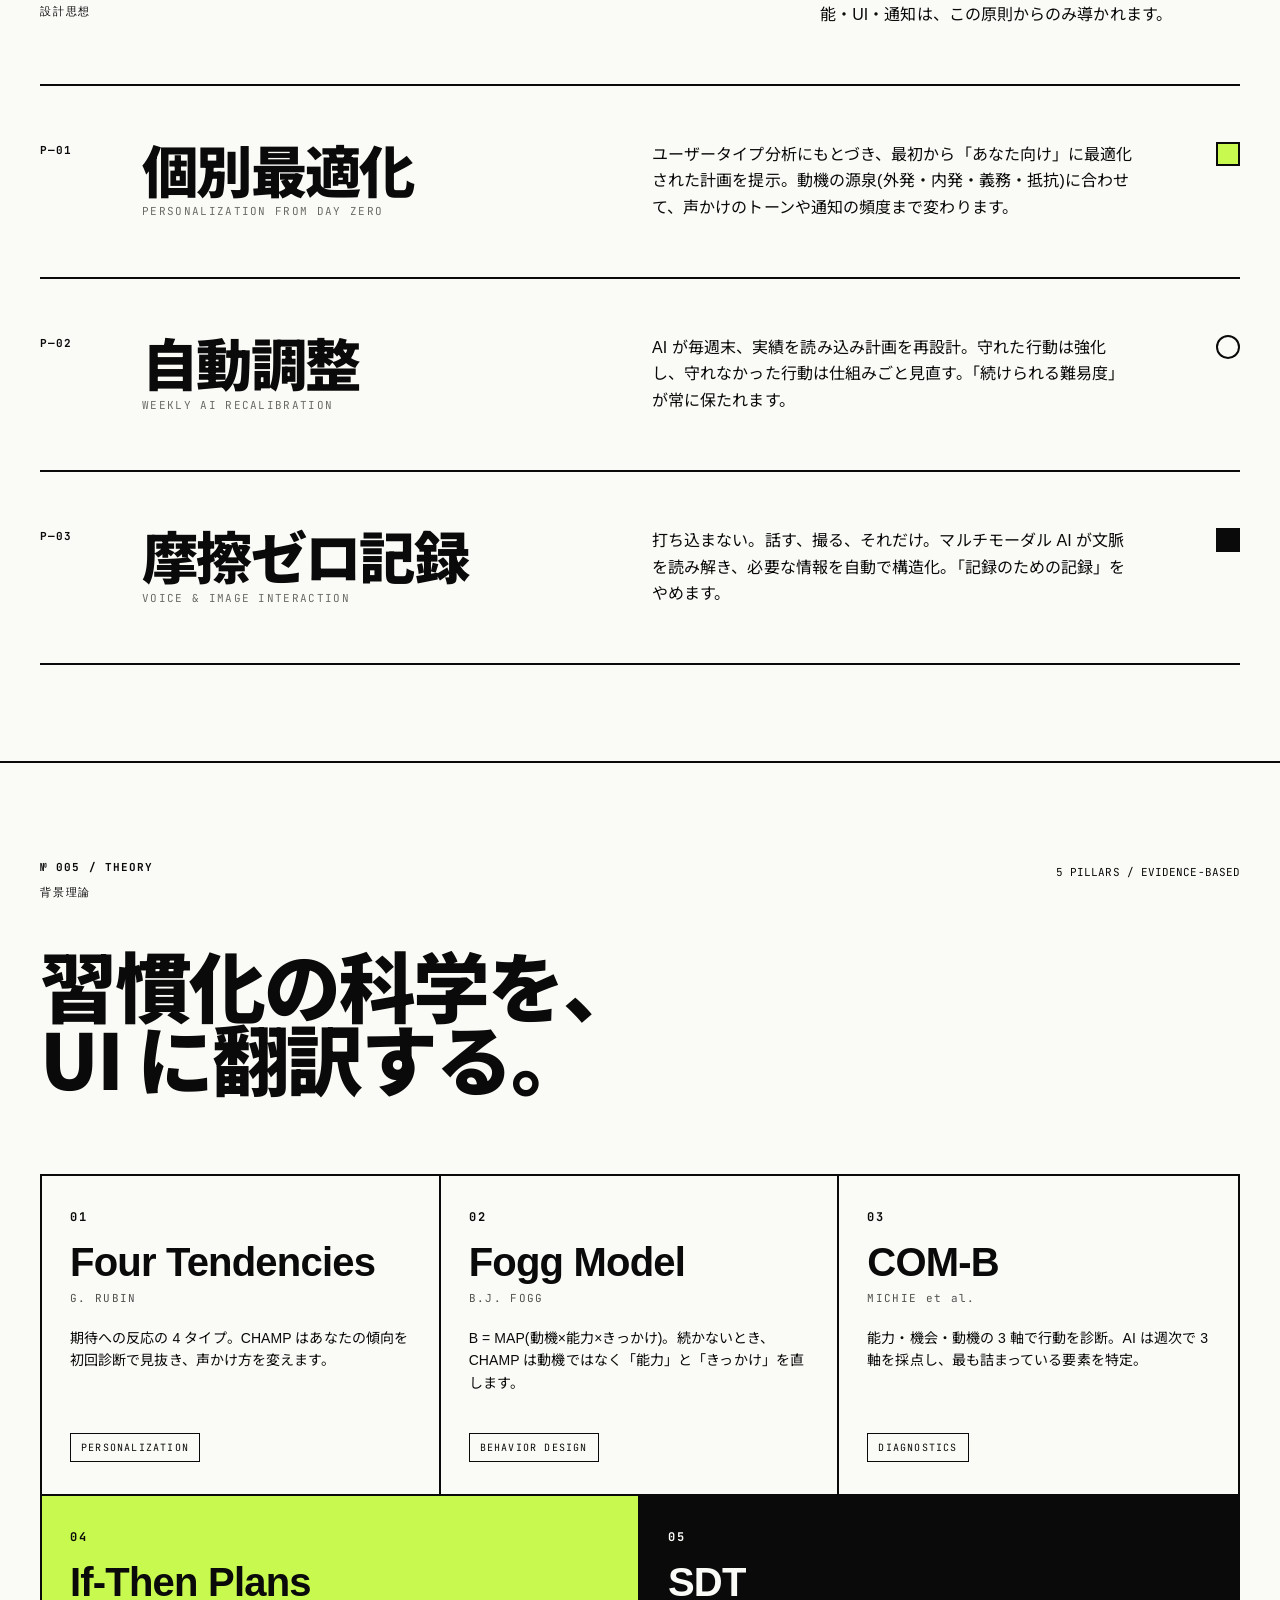
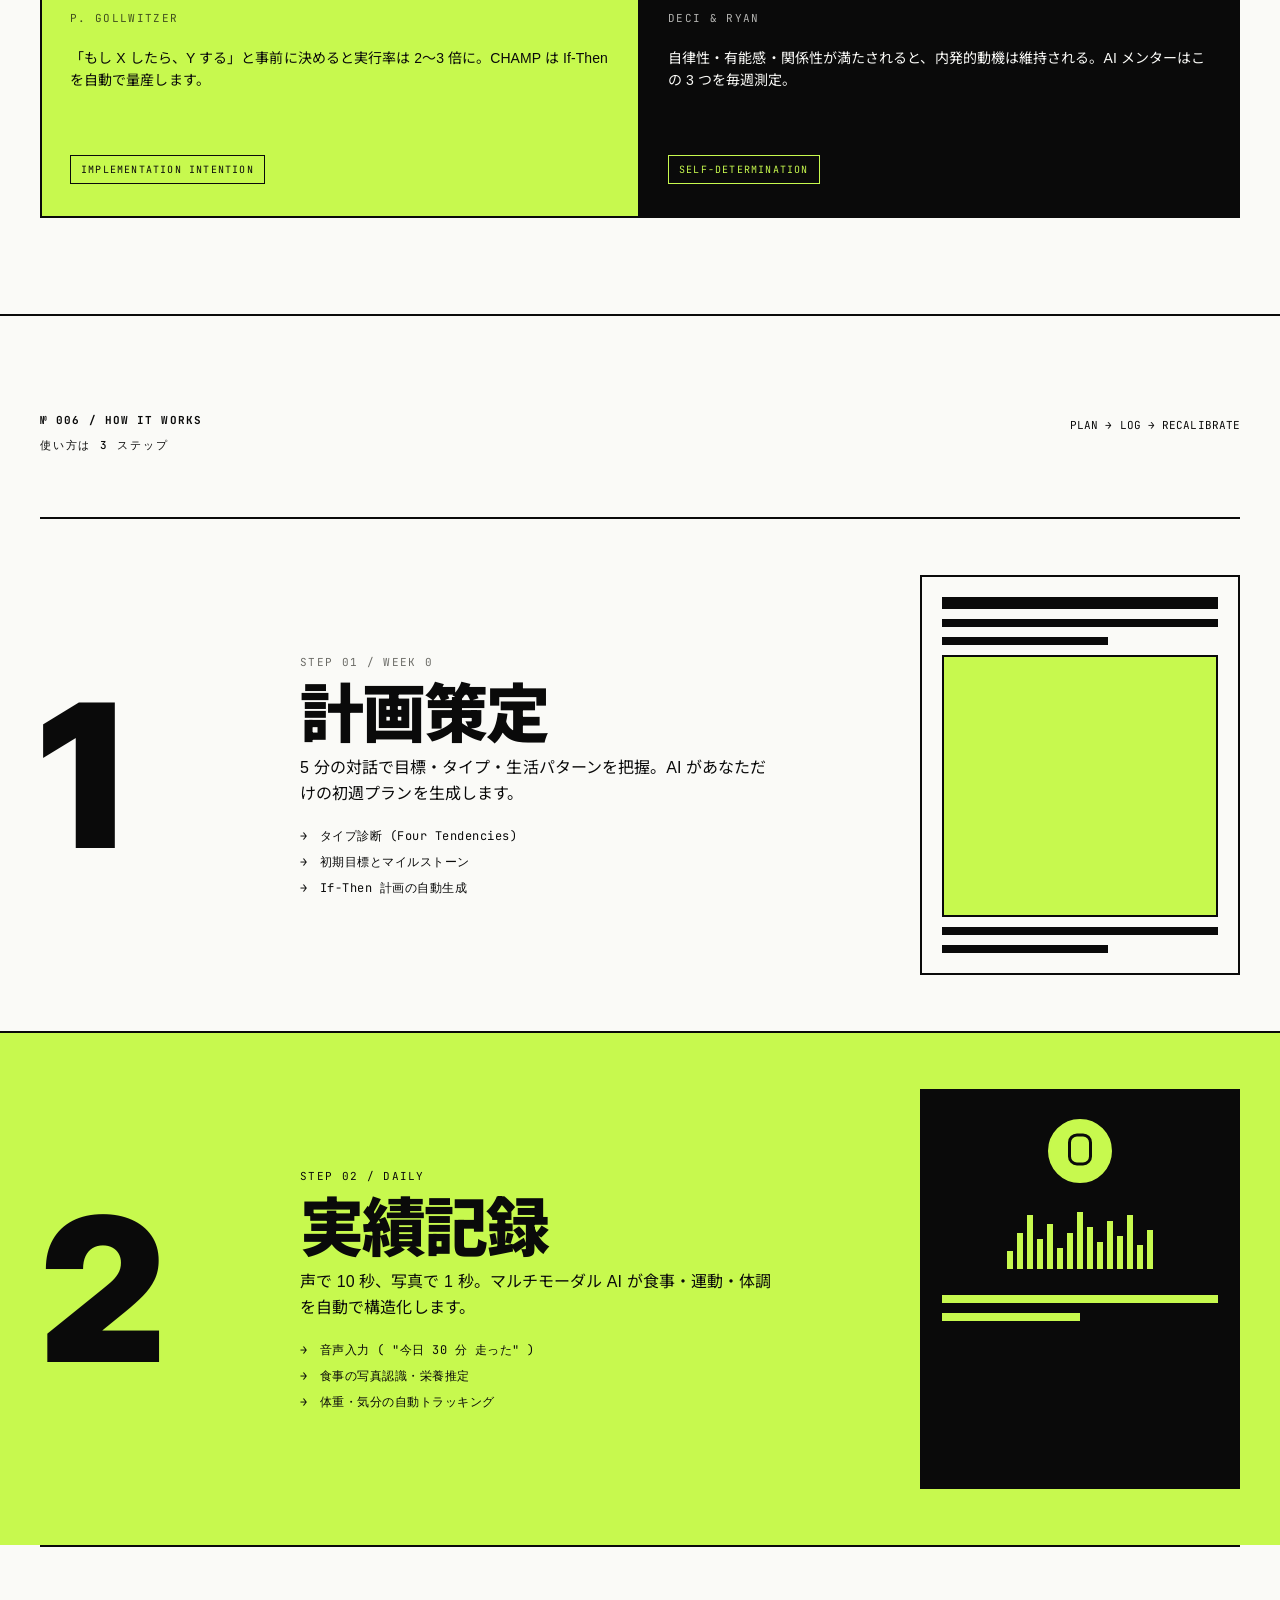
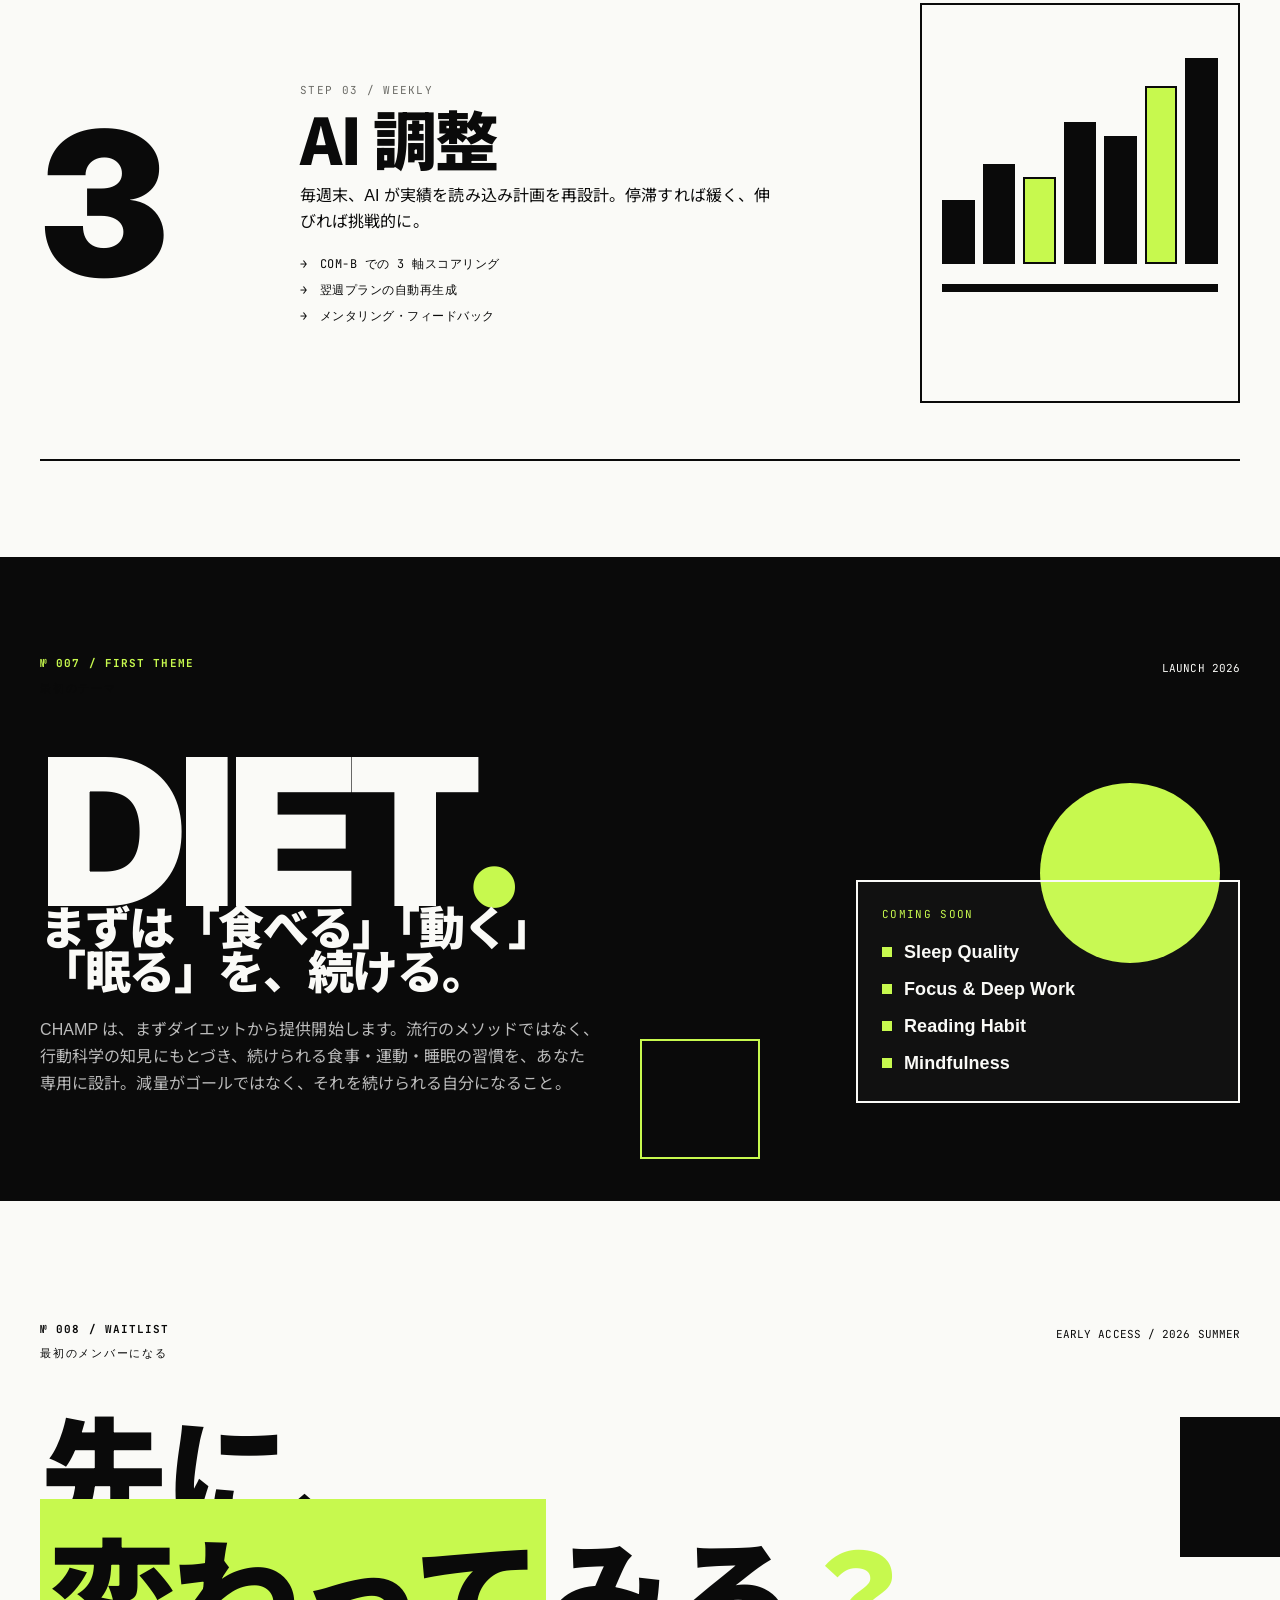
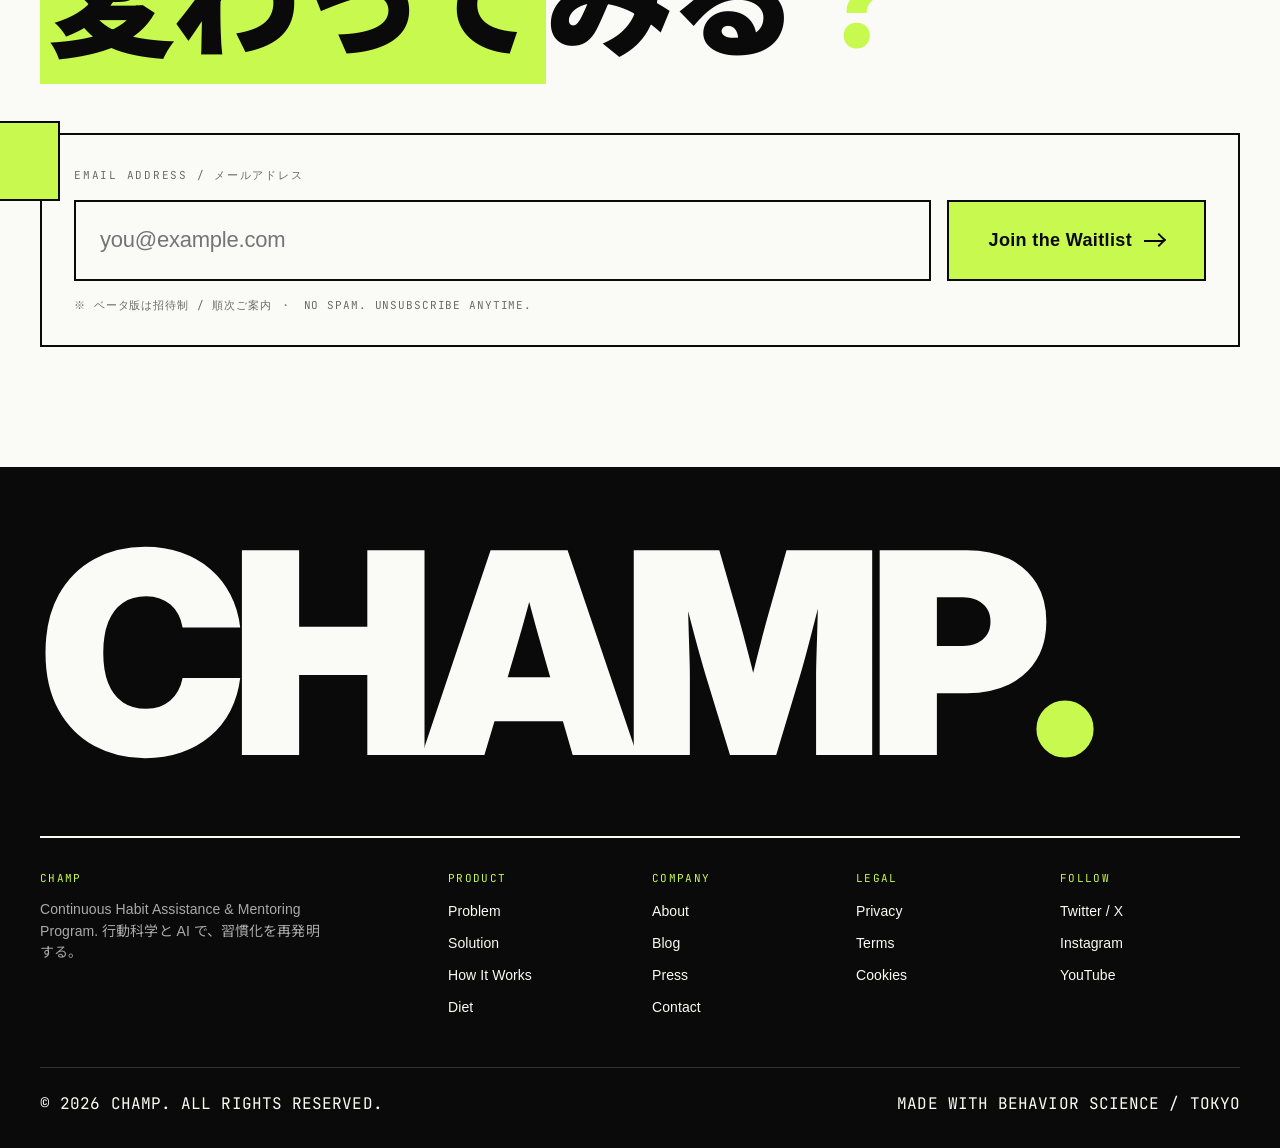
<file: design-handoff/CHAMP_LP.html>
<!DOCTYPE html>
<html lang="ja">
<head>
<meta charset="UTF-8" />
<meta name="viewport" content="width=device-width, initial-scale=1.0" />
<title>CHAMP — Continuous Habit Assistance & Mentoring Program</title>
<link rel="preconnect" href="https://fonts.googleapis.com">
<link rel="preconnect" href="https://fonts.gstatic.com" crossorigin>
<link href="https://fonts.googleapis.com/css2?family=Inter:wght@400;500;700;900&family=JetBrains+Mono:wght@400;500;700&family=Noto+Sans+JP:wght@400;500;700;900&display=swap" rel="stylesheet">
<style>
  :root {
    --bg: #FAFAF7;
    --ink: #0A0A0A;
    --muted: #6B6B66;
    --line: #0A0A0A;
    --accent: #C7F94E; /* 蛍光グリーン */
    --grid-gap: 24px;
  }

  * { box-sizing: border-box; margin: 0; padding: 0; }

  html, body {
    background: var(--bg);
    color: var(--ink);
    font-family: 'Helvetica Neue', 'Helvetica', 'Inter', 'Noto Sans JP', sans-serif;
    -webkit-font-smoothing: antialiased;
    overflow-x: hidden;
  }

  body {
    font-size: 16px;
    line-height: 1.5;
    letter-spacing: 0.005em;
  }

  ::selection { background: var(--accent); color: var(--ink); }

  .mono { font-family: 'JetBrains Mono', ui-monospace, monospace; }
  .display {
    font-family: 'Helvetica Neue', 'Inter', 'Noto Sans JP', sans-serif;
    font-weight: 900;
    letter-spacing: -0.04em;
    line-height: 0.86;
  }
  .ja-display {
    font-family: 'Noto Sans JP', 'Helvetica Neue', sans-serif;
    font-weight: 900;
    letter-spacing: -0.03em;
    line-height: 0.95;
  }

  /* ---- Layout primitives ---- */
  .container {
    width: 100%;
    max-width: 1440px;
    margin: 0 auto;
    padding: 0 40px;
  }
  .grid12 {
    display: grid;
    grid-template-columns: repeat(12, 1fr);
    gap: var(--grid-gap);
  }
  .border-t { border-top: 2px solid var(--line); }
  .border-b { border-bottom: 2px solid var(--line); }
  .border-l { border-left: 2px solid var(--line); }
  .border-r { border-right: 2px solid var(--line); }
  .border-2 { border: 2px solid var(--line); }

  /* ---- Header ---- */
  header.site {
    position: fixed;
    top: 0; left: 0; right: 0;
    background: var(--bg);
    border-bottom: 2px solid var(--line);
    z-index: 100;
    height: 64px;
    display: flex;
    align-items: center;
  }
  header.site .container {
    display: flex;
    align-items: center;
    justify-content: space-between;
    height: 100%;
  }
  .brand {
    display: flex;
    align-items: center;
    gap: 12px;
    height: 100%;
  }
  .brand-mark {
    width: 32px; height: 32px;
    border: 2px solid var(--ink);
    background: var(--accent);
    position: relative;
  }
  .brand-mark::after {
    content: "";
    position: absolute;
    width: 12px; height: 12px;
    background: var(--ink);
    top: 50%; left: 50%;
    transform: translate(-50%, -50%);
    border-radius: 50%;
  }
  .brand-word {
    font-family: 'Helvetica Neue', sans-serif;
    font-weight: 900;
    font-size: 22px;
    letter-spacing: -0.02em;
  }
  nav.site {
    display: flex;
    align-items: center;
    gap: 0;
    height: 100%;
  }
  nav.site a {
    height: 100%;
    display: flex;
    align-items: center;
    padding: 0 18px;
    font-family: 'JetBrains Mono', monospace;
    font-size: 12px;
    font-weight: 500;
    color: var(--ink);
    text-decoration: none;
    text-transform: uppercase;
    letter-spacing: 0.08em;
    border-left: 2px solid var(--line);
  }
  nav.site a:hover { background: var(--ink); color: var(--accent); }

  .lang {
    display: flex;
    border: 2px solid var(--line);
    height: 32px;
    margin-left: 12px;
    align-self: center;
  }
  .lang button {
    background: transparent;
    border: none;
    padding: 0 10px;
    font-family: 'JetBrains Mono', monospace;
    font-size: 11px;
    font-weight: 700;
    cursor: pointer;
    letter-spacing: 0.08em;
    color: var(--ink);
  }
  .lang button.active { background: var(--ink); color: var(--bg); }

  main { padding-top: 64px; }

  /* ---- Section base ---- */
  section {
    border-bottom: 2px solid var(--line);
    position: relative;
  }
  .sec-label {
    font-family: 'JetBrains Mono', monospace;
    font-size: 11px;
    font-weight: 500;
    letter-spacing: 0.16em;
    text-transform: uppercase;
    color: var(--ink);
  }
  .sec-num {
    font-family: 'JetBrains Mono', monospace;
    font-size: 11px;
    font-weight: 700;
    letter-spacing: 0.1em;
  }

  /* ---- Marquee ticker (top of hero) ---- */
  .ticker {
    overflow: hidden;
    border-bottom: 2px solid var(--line);
    background: var(--bg);
    height: 36px;
    display: flex;
    align-items: center;
  }
  .ticker-track {
    display: flex;
    gap: 48px;
    white-space: nowrap;
    animation: ticker 40s linear infinite;
    font-family: 'JetBrains Mono', monospace;
    font-size: 11px;
    font-weight: 500;
    letter-spacing: 0.16em;
    text-transform: uppercase;
  }
  .ticker-track span { display: inline-flex; align-items: center; gap: 12px; }
  .ticker-track .dot {
    width: 8px; height: 8px;
    background: var(--accent);
    border: 1.5px solid var(--ink);
    border-radius: 50%;
    display: inline-block;
  }
  @keyframes ticker {
    0% { transform: translateX(0); }
    100% { transform: translateX(-50%); }
  }

  /* ---- Reveal ---- */
  .reveal { opacity: 0; transform: translateY(24px); transition: opacity 0.8s cubic-bezier(.2,.7,.2,1), transform 0.8s cubic-bezier(.2,.7,.2,1); }
  .reveal.in { opacity: 1; transform: translateY(0); }
  .reveal.delay-1 { transition-delay: 0.08s; }
  .reveal.delay-2 { transition-delay: 0.16s; }
  .reveal.delay-3 { transition-delay: 0.24s; }
  .reveal.delay-4 { transition-delay: 0.32s; }

  /* ---- Buttons ---- */
  .btn {
    display: inline-flex;
    align-items: center;
    gap: 12px;
    padding: 18px 28px;
    background: var(--ink);
    color: var(--bg);
    border: 2px solid var(--ink);
    font-family: 'Helvetica Neue', sans-serif;
    font-weight: 700;
    font-size: 15px;
    letter-spacing: 0.02em;
    text-decoration: none;
    cursor: pointer;
    transition: background 0.15s, color 0.15s, transform 0.1s;
  }
  .btn:hover { background: var(--accent); color: var(--ink); }
  .btn:active { transform: translate(2px, 2px); }
  .btn.primary { background: var(--accent); color: var(--ink); }
  .btn.primary:hover { background: var(--ink); color: var(--accent); }
  .btn.lg {
    padding: 28px 40px;
    font-size: 18px;
  }
  .btn .arrow {
    width: 20px; height: 20px;
    display: inline-block;
    position: relative;
  }
  .btn .arrow::before {
    content: "";
    position: absolute;
    top: 50%;
    left: 0; right: 0;
    height: 2px;
    background: currentColor;
  }
  .btn .arrow::after {
    content: "";
    position: absolute;
    top: 50%; right: 0;
    width: 8px; height: 8px;
    border-top: 2px solid currentColor;
    border-right: 2px solid currentColor;
    transform: translateY(-50%) rotate(45deg);
  }
</style>
</head>
<body>

<!-- Bundler thumbnail -->
<template id="__bundler_thumbnail">
  <svg viewBox="0 0 100 100" xmlns="http://www.w3.org/2000/svg">
    <rect width="100" height="100" fill="#FAFAF7"/>
    <rect x="20" y="35" width="60" height="30" fill="#C7F94E" stroke="#0A0A0A" stroke-width="2"/>
    <text x="50" y="58" font-family="Helvetica" font-weight="900" font-size="16" text-anchor="middle" fill="#0A0A0A">CHAMP</text>
  </svg>
</template>

<header class="site">
  <div class="container">
    <a href="#top" class="brand" style="text-decoration:none;color:inherit;">
      <span class="brand-mark"></span>
      <span class="brand-word">CHAMP</span>
    </a>
    <nav class="site">
      <a href="#problem">Problem</a>
      <a href="#solution">Solution</a>
      <a href="#how">How</a>
      <a href="#waitlist">Waitlist</a>
      <div class="lang" role="group" aria-label="Language">
        <button class="active" data-lang="JA">JA</button>
        <button data-lang="EN">EN</button>
      </div>
    </nav>
  </div>
</header>

<main id="top">

  <!-- Ticker -->
  <div class="ticker">
    <div class="ticker-track">
      <span><span class="dot"></span>NOW IN PRIVATE BETA — EST. 2026</span>
      <span><span class="dot"></span>FIRST THEME / DIET</span>
      <span><span class="dot"></span>CONTINUOUS HABIT ASSISTANCE & MENTORING PROGRAM</span>
      <span><span class="dot"></span>JOIN THE WAITLIST</span>
      <span><span class="dot"></span>NO WILLPOWER REQUIRED</span>
      <span><span class="dot"></span>NOW IN PRIVATE BETA — EST. 2026</span>
      <span><span class="dot"></span>FIRST THEME / DIET</span>
      <span><span class="dot"></span>CONTINUOUS HABIT ASSISTANCE & MENTORING PROGRAM</span>
      <span><span class="dot"></span>JOIN THE WAITLIST</span>
      <span><span class="dot"></span>NO WILLPOWER REQUIRED</span>
    </div>
  </div>

  <!-- 1+2. HERO -->
  <section id="hero">
    <div class="container" style="padding-top: 56px; padding-bottom: 56px; position: relative;">

      <!-- meta row -->
      <div class="grid12 reveal" style="margin-bottom: 48px;">
        <div style="grid-column: 1 / span 4;" class="sec-num">№ 001 / HERO</div>
        <div style="grid-column: 5 / span 4;" class="sec-label">A NEW SCIENCE OF HABIT</div>
        <div style="grid-column: 9 / span 4; text-align: right;" class="mono" style="text-align:right;">
          <span class="mono" style="font-size:11px; letter-spacing:0.1em;">2026 — VOL.01</span>
        </div>
      </div>

      <!-- Massive type -->
      <div class="grid12">
        <h1 class="ja-display reveal delay-1" style="grid-column: 1 / span 12; font-size: clamp(64px, 11.2vw, 168px);">
          意思の力に<br/>
          <span style="display:inline-flex; align-items:center; gap: 0.18em;">
            頼らない、
            <span class="hero-shape" aria-hidden="true"></span>
          </span><br/>
          新しい<span style="color: var(--ink); background: var(--accent); padding: 0 0.05em;">習慣化</span>。
        </h1>
      </div>

      <!-- sub row -->
      <div class="grid12" style="margin-top: 56px;">
        <div style="grid-column: 1 / span 5;" class="reveal delay-2">
          <p style="font-size: 18px; line-height: 1.5; max-width: 480px;">
            CHAMP は、意志や根性ではなく <strong>科学と AI</strong> によってあなたの習慣化を支援する、新しいメンタリング・プログラムです。週次で計画は自動更新、記録は声と画像で 10 秒。
          </p>
        </div>
        <div style="grid-column: 7 / span 3;" class="reveal delay-3">
          <div class="mono" style="font-size: 11px; letter-spacing: 0.12em; text-transform: uppercase; color: var(--muted); margin-bottom: 8px;">FIRST THEME</div>
          <div class="display" style="font-size: 56px; line-height: 0.9;">DIET<span style="color:var(--accent)">.</span></div>
          <div class="mono" style="font-size:11px; margin-top: 8px;">[ 2026 SUMMER LAUNCH ]</div>
        </div>
        <div style="grid-column: 10 / span 3; display: flex; align-items: flex-end;" class="reveal delay-4">
          <a href="#waitlist" class="btn primary lg" style="width: 100%; justify-content: space-between;">
            Join Waitlist <span class="arrow"></span>
          </a>
        </div>
      </div>

      <!-- bottom marker line -->
      <div style="margin-top: 80px; display: flex; justify-content: space-between; align-items: center;" class="reveal">
        <div class="mono" style="font-size:11px; letter-spacing:0.12em;">↓ SCROLL TO READ</div>
        <div class="mono" style="font-size:11px; letter-spacing:0.12em;">07 SECTIONS / 1 THESIS</div>
      </div>

      <!-- floating accent shapes (parallax) -->
      <div class="parallax-shape shape-circle" data-speed="-0.15" style="position:absolute; right: -60px; top: 200px; width: 220px; height: 220px;"></div>
    </div>
  </section>

  <style>
    .hero-shape {
      width: 0.78em; height: 0.78em;
      background: var(--accent);
      border: 4px solid var(--ink);
      display: inline-block;
      border-radius: 50%;
      vertical-align: middle;
    }
    .parallax-shape {
      pointer-events: none;
      will-change: transform;
    }
    .shape-circle {
      border: 2px solid var(--ink);
      border-radius: 50%;
    }
    .shape-square {
      border: 2px solid var(--ink);
      background: var(--accent);
    }
    .shape-disc {
      background: var(--ink);
      border-radius: 50%;
    }
  </style>

  <!-- 3. PROBLEM -->
  <section id="problem">
    <div class="container" style="padding-top: 80px; padding-bottom: 96px;">

      <div class="grid12 reveal" style="margin-bottom: 64px;">
        <div style="grid-column: 1 / span 6;">
          <div class="sec-num">№ 002 / PROBLEM</div>
          <div style="margin-top: 8px;" class="sec-label">なぜ習慣は続かないのか</div>
        </div>
        <div style="grid-column: 7 / span 6; display:flex; justify-content:flex-end; align-items:flex-end;">
          <div class="mono" style="font-size:11px; opacity:0.7;">SECTION—02</div>
        </div>
      </div>

      <div class="grid12">
        <h2 class="ja-display reveal" style="grid-column: 1 / span 9; font-size: clamp(40px, 6.4vw, 96px);">
          続かないのは、<br/>
          <span style="color: var(--muted);">あなたの</span>意志が弱い<br/>
          からじゃ<span style="background:var(--ink); color:var(--accent); padding: 0 0.08em;">ない</span>。
        </h2>
      </div>

      <!-- 3 stat cards -->
      <div class="grid12" style="margin-top: 96px; row-gap: 0;">
        <div style="grid-column: 1 / span 4; padding: 32px; border-top: 2px solid var(--line); border-right: 2px solid var(--line);" class="reveal">
          <div class="display" style="font-size: 88px; line-height: 1;">66<span style="font-size: 38px; vertical-align: top;">日</span></div>
          <div class="mono" style="font-size: 11px; letter-spacing: 0.12em; margin-top: 8px;">AVG. DAYS TO FORM A HABIT</div>
          <p style="margin-top: 16px; font-size: 14px; line-height: 1.55; color: var(--muted);">
            習慣化に必要な日数は人によって 18 日〜 254 日と大きく振れる。だから「3 週間続ければ良い」は半分嘘。
          </p>
        </div>
        <div style="grid-column: 5 / span 4; padding: 32px; border-top: 2px solid var(--line); border-right: 2px solid var(--line); background: var(--accent);" class="reveal delay-1">
          <div class="display" style="font-size: 88px; line-height: 1;">92<span style="font-size: 38px; vertical-align: top;">%</span></div>
          <div class="mono" style="font-size: 11px; letter-spacing: 0.12em; margin-top: 8px;">FAIL THEIR NEW YEAR'S RESOLUTIONS</div>
          <p style="margin-top: 16px; font-size: 14px; line-height: 1.55; color: var(--ink);">
            目標を立てた人の 9 割超は、3 ヶ月以内に元の生活へ戻る。意志の問題ではなく、設計の問題。
          </p>
        </div>
        <div style="grid-column: 9 / span 4; padding: 32px; border-top: 2px solid var(--line);" class="reveal delay-2">
          <div class="display" style="font-size: 88px; line-height: 1;">1<span style="font-size: 38px; vertical-align: top;">/4</span></div>
          <div class="mono" style="font-size: 11px; letter-spacing: 0.12em; margin-top: 8px;">DROP OFF IN THE FIRST WEEK</div>
          <p style="margin-top: 16px; font-size: 14px; line-height: 1.55; color: var(--muted);">
            アプリの記録機能は、初週で 4 人に 1 人が脱落する。続かないのは「面倒」だから。
          </p>
        </div>
      </div>

      <!-- 3 reasons block -->
      <div class="grid12" style="margin-top: 80px;">
        <div style="grid-column: 1 / span 4;" class="reveal">
          <div class="mono" style="font-size: 11px; letter-spacing: 0.12em;">REASON 01</div>
          <h3 class="ja-display" style="font-size: 32px; margin-top: 12px;">人は<br/>みんな違う。</h3>
          <p style="margin-top: 12px; font-size: 14px; line-height: 1.6; color: var(--muted);">
            外発的に動く人、内発的に動く人、義務に応える人、抗う人 — 同じ計画では誰も続かない。
          </p>
        </div>
        <div style="grid-column: 5 / span 4;" class="reveal delay-1">
          <div class="mono" style="font-size: 11px; letter-spacing: 0.12em;">REASON 02</div>
          <h3 class="ja-display" style="font-size: 32px; margin-top: 12px;">計画は<br/>すぐ古くなる。</h3>
          <p style="margin-top: 12px; font-size: 14px; line-height: 1.6; color: var(--muted);">
            一度立てた計画を見直す人は少ない。実績と乖離した計画ほど、続けるのが難しい。
          </p>
        </div>
        <div style="grid-column: 9 / span 4;" class="reveal delay-2">
          <div class="mono" style="font-size: 11px; letter-spacing: 0.12em;">REASON 03</div>
          <h3 class="ja-display" style="font-size: 32px; margin-top: 12px;">記録が<br/>面倒すぎる。</h3>
          <p style="margin-top: 12px; font-size: 14px; line-height: 1.6; color: var(--muted);">
            毎食を打ち込む、体重を計る、運動を入力する。摩擦の総和が、ある日突然「やめた」になる。
          </p>
        </div>
      </div>

    </div>
  </section>

  <!-- 4. SOLUTION -->
  <section id="solution" style="background: var(--ink); color: var(--bg);">
    <div class="container" style="padding-top: 96px; padding-bottom: 96px; position: relative;">

      <div class="grid12 reveal" style="margin-bottom: 64px;">
        <div style="grid-column: 1 / span 6;">
          <div class="sec-num" style="color: var(--accent);">№ 003 / SOLUTION</div>
          <div style="margin-top: 8px;" class="sec-label">CHAMP がもたらす変化</div>
        </div>
        <div style="grid-column: 7 / span 6; text-align: right;">
          <span class="mono" style="font-size:11px;">→ THREE KEY MESSAGES</span>
        </div>
      </div>

      <div class="grid12">
        <h2 class="ja-display reveal" style="grid-column: 1 / span 12; font-size: clamp(48px, 8.4vw, 128px); color: var(--bg);">
          続けるのは、<br/>
          あなたじゃない<span style="color:var(--accent);">。</span><br/>
          <span style="color: var(--accent);">仕組みだ。</span>
        </h2>
      </div>

      <div class="grid12" style="margin-top: 96px; gap: 0;">
        <div style="grid-column: 1 / span 4; padding: 40px 32px; border: 2px solid var(--bg); border-right: 0;" class="reveal">
          <div class="display" style="font-size: 96px; line-height: 1; color: var(--accent);">01</div>
          <h3 class="ja-display" style="font-size: 28px; margin-top: 20px;">あなた専用の<br/>計画になる。</h3>
          <p style="margin-top: 16px; font-size: 14px; line-height: 1.6; color: #BBB;">
            最初の 5 分で、あなたのタイプ・生活・目的を分析。万人向けではなく、あなただけの計画として立ち上がる。
          </p>
        </div>
        <div style="grid-column: 5 / span 4; padding: 40px 32px; border: 2px solid var(--bg); background: var(--accent); color: var(--ink);" class="reveal delay-1">
          <div class="display" style="font-size: 96px; line-height: 1; color: var(--ink);">02</div>
          <h3 class="ja-display" style="font-size: 28px; margin-top: 20px;">毎週、<br/>計画が進化する。</h3>
          <p style="margin-top: 16px; font-size: 14px; line-height: 1.6; color: var(--ink);">
            実績データを毎週 AI が読み込み、達成度に合わせて計画を再設計。停滞すれば緩く、伸びれば挑戦的に。
          </p>
        </div>
        <div style="grid-column: 9 / span 4; padding: 40px 32px; border: 2px solid var(--bg); border-left: 0;" class="reveal delay-2">
          <div class="display" style="font-size: 96px; line-height: 1; color: var(--accent);">03</div>
          <h3 class="ja-display" style="font-size: 28px; margin-top: 20px;">記録は声と<br/>写真で 10 秒。</h3>
          <p style="margin-top: 16px; font-size: 14px; line-height: 1.6; color: #BBB;">
            「ラーメン食べた」と話すだけ。料理の写真を撮るだけ。摩擦ゼロで、続けるべき行動が続けられる。
          </p>
        </div>
      </div>

      <div class="parallax-shape shape-disc" data-speed="0.12" style="position:absolute; left: -40px; top: 60%; width: 120px; height: 120px; background: var(--accent);"></div>
    </div>
  </section>

  <!-- 5. DESIGN PRINCIPLES -->
  <section id="principles">
    <div class="container" style="padding-top: 96px; padding-bottom: 96px;">

      <div class="grid12 reveal" style="margin-bottom: 56px;">
        <div style="grid-column: 1 / span 6;">
          <div class="sec-num">№ 004 / DESIGN PRINCIPLES</div>
          <div style="margin-top: 8px;" class="sec-label">設計思想</div>
        </div>
        <div style="grid-column: 8 / span 5;">
          <p style="font-size: 16px; line-height: 1.55; max-width: 420px; margin-left:auto;">
            CHAMP は 3 つの原則で設計されています。すべての機能・UI・通知は、この原則からのみ導かれます。
          </p>
        </div>
      </div>

      <!-- principle cards -->
      <div class="grid12" style="row-gap: 0;">

        <article style="grid-column: 1 / span 12; border-top: 2px solid var(--line); padding: 56px 0;" class="reveal principle-row">
          <div class="grid12">
            <div style="grid-column: 1 / span 1;" class="sec-num">P—01</div>
            <div style="grid-column: 2 / span 4;">
              <h3 class="ja-display" style="font-size: clamp(32px, 4.4vw, 64px);">個別最適化</h3>
              <div class="mono" style="font-size: 11px; letter-spacing: 0.12em; margin-top: 8px; color: var(--muted);">PERSONALIZATION FROM DAY ZERO</div>
            </div>
            <div style="grid-column: 7 / span 5;">
              <p style="font-size: 16px; line-height: 1.65;">
                ユーザータイプ分析にもとづき、最初から「あなた向け」に最適化された計画を提示。動機の源泉(外発・内発・義務・抵抗)に合わせて、声かけのトーンや通知の頻度まで変わります。
              </p>
            </div>
            <div style="grid-column: 12; display:flex; align-items:flex-start; justify-content:flex-end;">
              <div style="width: 24px; height: 24px; background: var(--accent); border: 2px solid var(--ink);"></div>
            </div>
          </div>
        </article>

        <article style="grid-column: 1 / span 12; border-top: 2px solid var(--line); padding: 56px 0; background: var(--bg);" class="reveal principle-row">
          <div class="grid12">
            <div style="grid-column: 1 / span 1;" class="sec-num">P—02</div>
            <div style="grid-column: 2 / span 4;">
              <h3 class="ja-display" style="font-size: clamp(32px, 4.4vw, 64px);">自動調整</h3>
              <div class="mono" style="font-size: 11px; letter-spacing: 0.12em; margin-top: 8px; color: var(--muted);">WEEKLY AI RECALIBRATION</div>
            </div>
            <div style="grid-column: 7 / span 5;">
              <p style="font-size: 16px; line-height: 1.65;">
                AI が毎週末、実績を読み込み計画を再設計。守れた行動は強化し、守れなかった行動は仕組みごと見直す。「続けられる難易度」が常に保たれます。
              </p>
            </div>
            <div style="grid-column: 12; display:flex; align-items:flex-start; justify-content:flex-end;">
              <div style="width: 24px; height: 24px; border: 2px solid var(--ink); border-radius: 50%;"></div>
            </div>
          </div>
        </article>

        <article style="grid-column: 1 / span 12; border-top: 2px solid var(--line); border-bottom: 2px solid var(--line); padding: 56px 0;" class="reveal principle-row">
          <div class="grid12">
            <div style="grid-column: 1 / span 1;" class="sec-num">P—03</div>
            <div style="grid-column: 2 / span 4;">
              <h3 class="ja-display" style="font-size: clamp(32px, 4.4vw, 64px);">摩擦ゼロ記録</h3>
              <div class="mono" style="font-size: 11px; letter-spacing: 0.12em; margin-top: 8px; color: var(--muted);">VOICE & IMAGE INTERACTION</div>
            </div>
            <div style="grid-column: 7 / span 5;">
              <p style="font-size: 16px; line-height: 1.65;">
                打ち込まない。話す、撮る、それだけ。マルチモーダル AI が文脈を読み解き、必要な情報を自動で構造化。「記録のための記録」をやめます。
              </p>
            </div>
            <div style="grid-column: 12; display:flex; align-items:flex-start; justify-content:flex-end;">
              <div style="width: 24px; height: 24px; background: var(--ink);"></div>
            </div>
          </div>
        </article>

      </div>
    </div>
  </section>

  <!-- 6. THEORY -->
  <section id="theory">
    <div class="container" style="padding-top: 96px; padding-bottom: 96px;">

      <div class="grid12 reveal" style="margin-bottom: 48px;">
        <div style="grid-column: 1 / span 6;">
          <div class="sec-num">№ 005 / THEORY</div>
          <div style="margin-top: 8px;" class="sec-label">背景理論</div>
        </div>
        <div style="grid-column: 8 / span 5; text-align: right;">
          <span class="mono" style="font-size:11px;">5 PILLARS / EVIDENCE-BASED</span>
        </div>
      </div>

      <div class="grid12" style="margin-bottom: 80px;">
        <h2 class="ja-display reveal" style="grid-column: 1 / span 10; font-size: clamp(40px, 6vw, 88px);">
          習慣化の科学を、<br/>
          UI に翻訳する。
        </h2>
      </div>

      <!-- Theory grid: 5 pillars -->
      <div class="theory-grid">
        <article class="theory-card reveal">
          <div class="theory-num mono">01</div>
          <h4 class="theory-title">Four Tendencies</h4>
          <div class="theory-author mono">G. RUBIN</div>
          <p class="theory-body">期待への反応の 4 タイプ。CHAMP はあなたの傾向を初回診断で見抜き、声かけ方を変えます。</p>
          <div class="theory-tag">PERSONALIZATION</div>
        </article>

        <article class="theory-card accent reveal delay-1">
          <div class="theory-num mono">02</div>
          <h4 class="theory-title">Fogg Model</h4>
          <div class="theory-author mono">B.J. FOGG</div>
          <p class="theory-body">B = MAP(動機×能力×きっかけ)。続かないとき、CHAMP は動機ではなく「能力」と「きっかけ」を直します。</p>
          <div class="theory-tag">BEHAVIOR DESIGN</div>
        </article>

        <article class="theory-card reveal delay-2">
          <div class="theory-num mono">03</div>
          <h4 class="theory-title">COM-B</h4>
          <div class="theory-author mono">MICHIE et al.</div>
          <p class="theory-body">能力・機会・動機の 3 軸で行動を診断。AI は週次で 3 軸を採点し、最も詰まっている要素を特定。</p>
          <div class="theory-tag">DIAGNOSTICS</div>
        </article>

        <article class="theory-card reveal delay-3">
          <div class="theory-num mono">04</div>
          <h4 class="theory-title">If-Then Plans</h4>
          <div class="theory-author mono">P. GOLLWITZER</div>
          <p class="theory-body">「もし X したら、Y する」と事前に決めると実行率は 2〜3 倍に。CHAMP は If-Then を自動で量産します。</p>
          <div class="theory-tag">IMPLEMENTATION INTENTION</div>
        </article>

        <article class="theory-card dark reveal delay-4">
          <div class="theory-num mono">05</div>
          <h4 class="theory-title">SDT</h4>
          <div class="theory-author mono">DECI & RYAN</div>
          <p class="theory-body">自律性・有能感・関係性が満たされると、内発的動機は維持される。AI メンターはこの 3 つを毎週測定。</p>
          <div class="theory-tag">SELF-DETERMINATION</div>
        </article>

      </div>
    </div>
  </section>

  <style>
    .theory-grid {
      display: grid;
      grid-template-columns: repeat(12, 1fr);
      gap: 0;
      border: 2px solid var(--ink);
    }
    .theory-card {
      grid-column: span 4;
      padding: 32px 28px;
      border-right: 2px solid var(--ink);
      border-bottom: 2px solid var(--ink);
      position: relative;
      min-height: 320px;
      display: flex;
      flex-direction: column;
    }
    .theory-card:nth-child(3n) { border-right: 0; }
    .theory-card:nth-child(4),
    .theory-card:nth-child(5) { border-bottom: 0; }
    .theory-card:nth-child(4) { grid-column: span 6; border-right: 2px solid var(--ink); }
    .theory-card:nth-child(5) { grid-column: span 6; border-right: 0; }
    .theory-card.accent { background: var(--accent); }
    .theory-card.dark { background: var(--ink); color: var(--bg); }
    .theory-card.dark .theory-tag { border-color: var(--accent); color: var(--accent); }
    .theory-num {
      font-size: 12px;
      letter-spacing: 0.16em;
      font-weight: 700;
    }
    .theory-title {
      font-family: 'Helvetica Neue', sans-serif;
      font-weight: 900;
      font-size: 40px;
      letter-spacing: -0.02em;
      margin-top: 16px;
      line-height: 1;
    }
    .theory-author {
      font-size: 11px;
      letter-spacing: 0.12em;
      margin-top: 8px;
      opacity: 0.7;
    }
    .theory-body {
      font-size: 14px;
      line-height: 1.6;
      margin-top: 20px;
      flex: 1;
    }
    .theory-tag {
      display: inline-block;
      width: fit-content;
      margin-top: 24px;
      padding: 6px 10px;
      border: 1.5px solid var(--ink);
      font-family: 'JetBrains Mono', monospace;
      font-size: 10px;
      letter-spacing: 0.12em;
      text-transform: uppercase;
    }
  </style>

  <!-- 7. HOW IT WORKS -->
  <section id="how">
    <div class="container" style="padding-top: 96px; padding-bottom: 96px;">

      <div class="grid12 reveal" style="margin-bottom: 64px;">
        <div style="grid-column: 1 / span 6;">
          <div class="sec-num">№ 006 / HOW IT WORKS</div>
          <div style="margin-top: 8px;" class="sec-label">使い方は 3 ステップ</div>
        </div>
        <div style="grid-column: 8 / span 5; text-align: right;">
          <span class="mono" style="font-size:11px;">PLAN → LOG → RECALIBRATE</span>
        </div>
      </div>

      <div class="how-row">
        <!-- Step 1 -->
        <div class="how-step reveal">
          <div class="how-num">
            <span class="display" style="font-size: 200px; line-height: 0.8;">1</span>
          </div>
          <div class="how-body">
            <div class="mono how-tag">STEP 01 / WEEK 0</div>
            <h3 class="ja-display how-title">計画策定</h3>
            <p class="how-text">5 分の対話で目標・タイプ・生活パターンを把握。AI があなただけの初週プランを生成します。</p>
            <ul class="how-list">
              <li>タイプ診断 (Four Tendencies)</li>
              <li>初期目標とマイルストーン</li>
              <li>If-Then 計画の自動生成</li>
            </ul>
          </div>
          <div class="how-mock">
            <div class="how-mock-frame">
              <div class="how-mock-bar"></div>
              <div class="how-mock-line"></div>
              <div class="how-mock-line short"></div>
              <div class="how-mock-block accent"></div>
              <div class="how-mock-line"></div>
              <div class="how-mock-line short"></div>
            </div>
          </div>
        </div>

        <!-- Step 2 -->
        <div class="how-step reveal alt">
          <div class="how-num">
            <span class="display" style="font-size: 200px; line-height: 0.8;">2</span>
          </div>
          <div class="how-body">
            <div class="mono how-tag">STEP 02 / DAILY</div>
            <h3 class="ja-display how-title">実績記録</h3>
            <p class="how-text">声で 10 秒、写真で 1 秒。マルチモーダル AI が食事・運動・体調を自動で構造化します。</p>
            <ul class="how-list">
              <li>音声入力 ( "今日 30 分 走った" )</li>
              <li>食事の写真認識・栄養推定</li>
              <li>体重・気分の自動トラッキング</li>
            </ul>
          </div>
          <div class="how-mock">
            <div class="how-mock-frame dark">
              <div class="how-mock-mic"></div>
              <div class="how-mock-wave">
                <span></span><span></span><span></span><span></span><span></span><span></span><span></span><span></span><span></span><span></span><span></span><span></span><span></span><span></span><span></span>
              </div>
              <div class="how-mock-line light"></div>
              <div class="how-mock-line light short"></div>
            </div>
          </div>
        </div>

        <!-- Step 3 -->
        <div class="how-step reveal">
          <div class="how-num">
            <span class="display" style="font-size: 200px; line-height: 0.8;">3</span>
          </div>
          <div class="how-body">
            <div class="mono how-tag">STEP 03 / WEEKLY</div>
            <h3 class="ja-display how-title">AI 調整</h3>
            <p class="how-text">毎週末、AI が実績を読み込み計画を再設計。停滞すれば緩く、伸びれば挑戦的に。</p>
            <ul class="how-list">
              <li>COM-B での 3 軸スコアリング</li>
              <li>翌週プランの自動再生成</li>
              <li>メンタリング・フィードバック</li>
            </ul>
          </div>
          <div class="how-mock">
            <div class="how-mock-frame">
              <div class="how-mock-chart">
                <div class="bar" style="height: 28%"></div>
                <div class="bar" style="height: 44%"></div>
                <div class="bar accent" style="height: 38%"></div>
                <div class="bar" style="height: 62%"></div>
                <div class="bar" style="height: 56%"></div>
                <div class="bar accent" style="height: 78%"></div>
                <div class="bar" style="height: 90%"></div>
              </div>
              <div class="how-mock-line"></div>
            </div>
          </div>
        </div>
      </div>

    </div>
  </section>

  <style>
    .how-row { display: flex; flex-direction: column; }
    .how-step {
      display: grid;
      grid-template-columns: 220px 1fr 320px;
      gap: 40px;
      padding: 56px 0;
      border-top: 2px solid var(--line);
      align-items: center;
    }
    .how-step:last-child { border-bottom: 2px solid var(--line); }
    .how-step.alt { background: var(--accent); margin: 0 -40px; padding-left: 40px; padding-right: 40px; }
    .how-num .display { color: var(--ink); }
    .how-tag { font-size: 11px; letter-spacing: 0.12em; color: var(--muted); }
    .how-step.alt .how-tag { color: var(--ink); }
    .how-title { font-size: clamp(36px, 5vw, 64px); margin-top: 8px; }
    .how-text { font-size: 16px; line-height: 1.6; margin-top: 16px; max-width: 480px; }
    .how-list { list-style: none; margin-top: 20px; padding: 0; display: flex; flex-direction: column; gap: 8px; }
    .how-list li {
      font-family: 'JetBrains Mono', monospace;
      font-size: 12px;
      letter-spacing: 0.04em;
      padding-left: 20px;
      position: relative;
    }
    .how-list li::before {
      content: "→";
      position: absolute;
      left: 0;
      font-weight: 700;
    }

    .how-mock-frame {
      width: 100%;
      aspect-ratio: 4 / 5;
      border: 2px solid var(--ink);
      background: var(--bg);
      padding: 20px;
      display: flex;
      flex-direction: column;
      gap: 10px;
      position: relative;
    }
    .how-mock-frame.dark { background: var(--ink); }
    .how-mock-bar { width: 100%; height: 12px; background: var(--ink); }
    .how-mock-line { width: 100%; height: 8px; background: var(--ink); }
    .how-mock-line.short { width: 60%; }
    .how-mock-line.light { background: var(--accent); }
    .how-mock-line.light.short { width: 50%; }
    .how-mock-block { flex: 1; min-height: 80px; background: var(--ink); }
    .how-mock-block.accent { background: var(--accent); border: 2px solid var(--ink); }
    .how-mock-mic {
      width: 64px; height: 64px; border-radius: 50%;
      background: var(--accent); border: 2px solid var(--accent);
      margin: 8px auto 16px;
      position: relative;
    }
    .how-mock-mic::before {
      content: "";
      position: absolute;
      top: 50%; left: 50%;
      transform: translate(-50%, -55%);
      width: 18px; height: 26px;
      border: 3px solid var(--ink);
      border-radius: 9px;
    }
    .how-mock-wave {
      display: flex; align-items: flex-end;
      justify-content: center;
      gap: 4px;
      height: 60px;
      margin-bottom: 16px;
    }
    .how-mock-wave span {
      width: 6px;
      background: var(--accent);
      animation: wave 1.1s ease-in-out infinite;
    }
    .how-mock-wave span:nth-child(1) { height: 30%; animation-delay: 0s; }
    .how-mock-wave span:nth-child(2) { height: 60%; animation-delay: 0.05s; }
    .how-mock-wave span:nth-child(3) { height: 90%; animation-delay: 0.1s; }
    .how-mock-wave span:nth-child(4) { height: 50%; animation-delay: 0.15s; }
    .how-mock-wave span:nth-child(5) { height: 75%; animation-delay: 0.2s; }
    .how-mock-wave span:nth-child(6) { height: 35%; animation-delay: 0.25s; }
    .how-mock-wave span:nth-child(7) { height: 60%; animation-delay: 0.3s; }
    .how-mock-wave span:nth-child(8) { height: 95%; animation-delay: 0.35s; }
    .how-mock-wave span:nth-child(9) { height: 70%; animation-delay: 0.4s; }
    .how-mock-wave span:nth-child(10) { height: 45%; animation-delay: 0.45s; }
    .how-mock-wave span:nth-child(11) { height: 80%; animation-delay: 0.5s; }
    .how-mock-wave span:nth-child(12) { height: 55%; animation-delay: 0.55s; }
    .how-mock-wave span:nth-child(13) { height: 90%; animation-delay: 0.6s; }
    .how-mock-wave span:nth-child(14) { height: 40%; animation-delay: 0.65s; }
    .how-mock-wave span:nth-child(15) { height: 65%; animation-delay: 0.7s; }
    @keyframes wave {
      0%, 100% { transform: scaleY(0.4); }
      50% { transform: scaleY(1); }
    }
    .how-mock-chart {
      display: flex; align-items: flex-end;
      gap: 8px;
      height: 70%;
      padding: 10px 0;
    }
    .how-mock-chart .bar {
      flex: 1;
      background: var(--ink);
      border: 2px solid var(--ink);
    }
    .how-mock-chart .bar.accent { background: var(--accent); }
  </style>

  <!-- 8. FIRST THEME: DIET -->
  <section id="diet" style="background: var(--ink); color: var(--bg); overflow: hidden;">
    <div class="container" style="padding-top: 96px; padding-bottom: 96px; position: relative;">

      <div class="grid12 reveal" style="margin-bottom: 48px;">
        <div style="grid-column: 1 / span 6;">
          <div class="sec-num" style="color: var(--accent);">№ 007 / FIRST THEME</div>
          <div style="margin-top: 8px;" class="sec-label">最初のテーマ</div>
        </div>
        <div style="grid-column: 8 / span 5; text-align: right;">
          <span class="mono" style="font-size: 11px;">LAUNCH 2026</span>
        </div>
      </div>

      <div class="grid12" style="position: relative; z-index: 2;">
        <h2 class="display reveal" style="grid-column: 1 / span 12; font-size: clamp(80px, 16vw, 240px); color: var(--bg);">
          DIET<span style="color: var(--accent);">.</span>
        </h2>
      </div>

      <div class="grid12" style="margin-top: -40px; position: relative; z-index: 2;">
        <div style="grid-column: 1 / span 7;" class="reveal delay-1">
          <h3 class="ja-display" style="font-size: clamp(28px, 3.6vw, 48px); margin-top: 24px;">
            まずは「食べる」「動く」<br/>
            「眠る」を、続ける。
          </h3>
          <p style="margin-top: 24px; font-size: 16px; line-height: 1.7; max-width: 560px; color: #BBB;">
            CHAMP は、まずダイエットから提供開始します。流行のメソッドではなく、行動科学の知見にもとづき、続けられる食事・運動・睡眠の習慣を、あなた専用に設計。減量がゴールではなく、それを続けられる自分になること。
          </p>
        </div>
        <div style="grid-column: 9 / span 4;" class="reveal delay-2">
          <div style="border: 2px solid var(--bg); padding: 24px; background: rgba(255,255,255,0.03);">
            <div class="mono" style="font-size: 11px; letter-spacing: 0.12em; color: var(--accent); margin-bottom: 16px;">COMING SOON</div>
            <ul style="list-style: none; padding: 0; display:flex; flex-direction:column; gap: 10px;">
              <li class="next-theme"><span class="bullet"></span> Sleep Quality</li>
              <li class="next-theme"><span class="bullet"></span> Focus & Deep Work</li>
              <li class="next-theme"><span class="bullet"></span> Reading Habit</li>
              <li class="next-theme"><span class="bullet"></span> Mindfulness</li>
            </ul>
          </div>
        </div>
      </div>

      <div class="parallax-shape" data-speed="-0.18" style="position:absolute; right: 60px; top: 35%; width: 180px; height: 180px; background: var(--accent); border-radius: 50%; z-index: 1;"></div>
      <div class="parallax-shape" data-speed="0.1" style="position:absolute; left: 50%; bottom: 40px; width: 120px; height: 120px; border: 2px solid var(--accent); z-index: 1;"></div>
    </div>
  </section>

  <style>
    .next-theme {
      font-family: 'Helvetica Neue', sans-serif;
      font-size: 18px;
      font-weight: 700;
      display: flex;
      align-items: center;
      gap: 12px;
    }
    .next-theme .bullet {
      width: 10px; height: 10px;
      background: var(--accent);
      display: inline-block;
    }
  </style>

  <!-- 9. WAITLIST CTA -->
  <section id="waitlist">
    <div class="container" style="padding-top: 120px; padding-bottom: 120px; position: relative;">

      <div class="grid12 reveal" style="margin-bottom: 48px;">
        <div style="grid-column: 1 / span 6;">
          <div class="sec-num">№ 008 / WAITLIST</div>
          <div style="margin-top: 8px;" class="sec-label">最初のメンバーになる</div>
        </div>
        <div style="grid-column: 8 / span 5; text-align: right;">
          <span class="mono" style="font-size:11px;">EARLY ACCESS / 2026 SUMMER</span>
        </div>
      </div>

      <div class="grid12">
        <h2 class="ja-display reveal" style="grid-column: 1 / span 12; font-size: clamp(56px, 10vw, 160px);">
          先に、<br/>
          <span style="background: var(--accent); padding: 0 0.06em;">変わって</span>みる<span style="color:var(--accent);">？</span>
        </h2>
      </div>

      <form class="waitlist-form reveal delay-1" onsubmit="handleSubmit(event)">
        <div class="waitlist-grid">
          <label class="mono waitlist-label" for="email">EMAIL ADDRESS / メールアドレス</label>
          <div class="waitlist-row">
            <input id="email" type="email" required placeholder="you@example.com" class="waitlist-input"/>
            <button type="submit" class="btn primary lg waitlist-btn">
              Join the Waitlist <span class="arrow"></span>
            </button>
          </div>
          <div class="mono waitlist-meta">
            <span>※ ベータ版は招待制 / 順次ご案内 ・</span>
            <span>NO SPAM. UNSUBSCRIBE ANYTIME.</span>
          </div>
        </div>
      </form>

      <div class="parallax-shape shape-square" data-speed="-0.1" style="position:absolute; left: -20px; top: 60%; width: 80px; height: 80px;"></div>
      <div class="parallax-shape" data-speed="0.14" style="position:absolute; right: -40px; top: 25%; width: 140px; height: 140px; background: var(--ink);"></div>
    </div>
  </section>

  <style>
    .waitlist-form { margin-top: 80px; }
    .waitlist-grid {
      border: 2px solid var(--ink);
      padding: 32px;
    }
    .waitlist-label {
      font-size: 11px;
      letter-spacing: 0.16em;
      color: var(--muted);
      display: block;
      margin-bottom: 16px;
    }
    .waitlist-row {
      display: grid;
      grid-template-columns: 1fr auto;
      gap: 16px;
      align-items: stretch;
    }
    .waitlist-input {
      border: 2px solid var(--ink);
      padding: 24px;
      font-family: 'Helvetica Neue', sans-serif;
      font-size: 22px;
      font-weight: 500;
      background: var(--bg);
      color: var(--ink);
      letter-spacing: -0.01em;
      outline: none;
      width: 100%;
    }
    .waitlist-input:focus { background: #FFFFE0; }
    .waitlist-btn { white-space: nowrap; }
    .waitlist-meta {
      margin-top: 16px;
      font-size: 11px;
      letter-spacing: 0.08em;
      color: var(--muted);
      display: flex;
      gap: 12px;
      flex-wrap: wrap;
    }
  </style>

  <!-- 10. FOOTER -->
  <footer style="background: var(--ink); color: var(--bg);">
    <div class="container" style="padding-top: 64px; padding-bottom: 32px;">

      <div class="grid12" style="margin-bottom: 64px;">
        <div style="grid-column: 1 / span 12;">
          <div class="display" style="font-size: clamp(120px, 22vw, 320px); line-height: 0.85; letter-spacing: -0.05em;">
            CHAMP<span style="color: var(--accent);">.</span>
          </div>
        </div>
      </div>

      <div class="grid12" style="border-top: 2px solid var(--bg); padding-top: 32px;">
        <div style="grid-column: 1 / span 4;">
          <div class="mono" style="font-size: 11px; letter-spacing: 0.12em; color: var(--accent); margin-bottom: 12px;">CHAMP</div>
          <p style="font-size: 14px; line-height: 1.55; color: #AAA; max-width: 280px;">
            Continuous Habit Assistance & Mentoring Program. 行動科学と AI で、習慣化を再発明する。
          </p>
        </div>
        <div style="grid-column: 5 / span 2;">
          <div class="mono" style="font-size: 11px; letter-spacing: 0.12em; color: var(--accent); margin-bottom: 12px;">PRODUCT</div>
          <ul class="footer-list">
            <li><a href="#problem">Problem</a></li>
            <li><a href="#solution">Solution</a></li>
            <li><a href="#how">How It Works</a></li>
            <li><a href="#diet">Diet</a></li>
          </ul>
        </div>
        <div style="grid-column: 7 / span 2;">
          <div class="mono" style="font-size: 11px; letter-spacing: 0.12em; color: var(--accent); margin-bottom: 12px;">COMPANY</div>
          <ul class="footer-list">
            <li><a href="#">About</a></li>
            <li><a href="#">Blog</a></li>
            <li><a href="#">Press</a></li>
            <li><a href="#">Contact</a></li>
          </ul>
        </div>
        <div style="grid-column: 9 / span 2;">
          <div class="mono" style="font-size: 11px; letter-spacing: 0.12em; color: var(--accent); margin-bottom: 12px;">LEGAL</div>
          <ul class="footer-list">
            <li><a href="#">Privacy</a></li>
            <li><a href="#">Terms</a></li>
            <li><a href="#">Cookies</a></li>
          </ul>
        </div>
        <div style="grid-column: 11 / span 2;">
          <div class="mono" style="font-size: 11px; letter-spacing: 0.12em; color: var(--accent); margin-bottom: 12px;">FOLLOW</div>
          <ul class="footer-list">
            <li><a href="#">Twitter / X</a></li>
            <li><a href="#">Instagram</a></li>
            <li><a href="#">YouTube</a></li>
          </ul>
        </div>
      </div>

      <div class="grid12" style="margin-top: 48px; padding-top: 24px; border-top: 1px solid #333;">
        <div style="grid-column: 1 / span 6;" class="mono" style="font-size: 11px; color: #888;">
          © 2026 CHAMP. ALL RIGHTS RESERVED.
        </div>
        <div style="grid-column: 9 / span 4; text-align: right;" class="mono" style="font-size: 11px; color: #888;">
          MADE WITH BEHAVIOR SCIENCE / TOKYO
        </div>
      </div>
    </div>
  </footer>

  <style>
    .footer-list { list-style: none; padding: 0; display: flex; flex-direction: column; gap: 8px; }
    .footer-list a {
      color: var(--bg);
      text-decoration: none;
      font-size: 14px;
      font-weight: 500;
    }
    .footer-list a:hover { color: var(--accent); }
  </style>

</main>

<script>
  // === Reveal on scroll ===
  const observer = new IntersectionObserver((entries) => {
    entries.forEach((e) => {
      if (e.isIntersecting) {
        e.target.classList.add('in');
      }
    });
  }, { threshold: 0.12, rootMargin: '0px 0px -10% 0px' });

  document.querySelectorAll('.reveal').forEach(el => observer.observe(el));

  // === Parallax ===
  const parallaxEls = document.querySelectorAll('.parallax-shape');
  let ticking = false;
  function updateParallax() {
    const scrollY = window.scrollY;
    parallaxEls.forEach(el => {
      const speed = parseFloat(el.dataset.speed) || 0;
      el.style.transform = `translate3d(0, ${scrollY * speed}px, 0)`;
    });
    ticking = false;
  }
  window.addEventListener('scroll', () => {
    if (!ticking) {
      requestAnimationFrame(updateParallax);
      ticking = true;
    }
  });

  // === Per-visit accent variation ===
  // Slightly randomize accent placement: which principle gets the dot/circle/square
  // and the rotation of one shape. Keeps the system but adds editorial energy.
  (function variation() {
    const seed = Math.floor(Math.random() * 4);
    document.documentElement.dataset.variation = seed;

    // Randomize which step gets the alt (accent green) background
    const steps = document.querySelectorAll('.how-step');
    if (steps.length === 3) {
      steps.forEach(s => s.classList.remove('alt'));
      const altIndex = Math.floor(Math.random() * 3);
      steps[altIndex].classList.add('alt');
    }

    // Randomize hero ticker speed slightly
    const track = document.querySelector('.ticker-track');
    if (track) {
      const dur = 35 + Math.random() * 15;
      track.style.animationDuration = `${dur}s`;
    }

    // Randomize which theory card gets accent / dark
    const theoryCards = document.querySelectorAll('.theory-card');
    theoryCards.forEach(c => c.classList.remove('accent', 'dark'));
    if (theoryCards.length >= 5) {
      const indices = [0, 1, 2, 3, 4];
      // shuffle
      for (let i = indices.length - 1; i > 0; i--) {
        const j = Math.floor(Math.random() * (i + 1));
        [indices[i], indices[j]] = [indices[j], indices[i]];
      }
      theoryCards[indices[0]].classList.add('accent');
      theoryCards[indices[1]].classList.add('dark');
    }
  })();

  // === Language toggle (visual only) ===
  document.querySelectorAll('.lang button').forEach(btn => {
    btn.addEventListener('click', () => {
      document.querySelectorAll('.lang button').forEach(b => b.classList.remove('active'));
      btn.classList.add('active');
    });
  });

  function handleSubmit(e) {
    e.preventDefault();
    const email = document.getElementById('email').value;
    const btn = e.target.querySelector('button[type=submit]');
    const original = btn.innerHTML;
    btn.innerHTML = '✓ Joined the Waitlist';
    btn.style.background = 'var(--ink)';
    btn.style.color = 'var(--accent)';
    setTimeout(() => {
      btn.innerHTML = original;
      btn.style.background = '';
      btn.style.color = '';
      e.target.reset();
    }, 2400);
  }
</script>

</body>
</html>
</file>
<file: assets/css/styles.css>
/* CHAMP teaser site — combined stylesheet */

:root {
  --bg: #FAFAF7;
  --ink: #0A0A0A;
  --muted: #6B6B66;
  --line: #0A0A0A;
  --accent: #C7F94E;
  --grid-gap: 24px;
}

* { box-sizing: border-box; margin: 0; padding: 0; }

html, body {
  background: var(--bg);
  color: var(--ink);
  font-family: 'Helvetica Neue', 'Helvetica', 'Inter', 'Noto Sans JP', sans-serif;
  -webkit-font-smoothing: antialiased;
  overflow-x: hidden;
}

body {
  font-size: 16px;
  line-height: 1.5;
  letter-spacing: 0.005em;
}

::selection { background: var(--accent); color: var(--ink); }

.mono { font-family: 'JetBrains Mono', ui-monospace, monospace; }
.display {
  font-family: 'Helvetica Neue', 'Inter', 'Noto Sans JP', sans-serif;
  font-weight: 900;
  letter-spacing: -0.04em;
  line-height: 0.86;
}
.ja-display {
  font-family: 'Noto Sans JP', 'Helvetica Neue', sans-serif;
  font-weight: 900;
  letter-spacing: -0.03em;
  line-height: 0.95;
}

/* ---- Layout primitives ---- */
.container {
  width: 100%;
  max-width: 1440px;
  margin: 0 auto;
  padding: 0 40px;
}
.grid12 {
  display: grid;
  grid-template-columns: repeat(12, 1fr);
  gap: var(--grid-gap);
}
.border-t { border-top: 2px solid var(--line); }
.border-b { border-bottom: 2px solid var(--line); }
.border-l { border-left: 2px solid var(--line); }
.border-r { border-right: 2px solid var(--line); }
.border-2 { border: 2px solid var(--line); }

/* ---- Header ---- */
header.site {
  position: fixed;
  top: 0; left: 0; right: 0;
  background: var(--bg);
  border-bottom: 2px solid var(--line);
  z-index: 100;
  height: 64px;
  display: flex;
  align-items: center;
}
header.site .container {
  display: flex;
  align-items: center;
  justify-content: space-between;
  height: 100%;
}
.brand {
  display: flex;
  align-items: center;
  gap: 12px;
  height: 100%;
}
.brand-mark {
  width: 32px; height: 32px;
  border: 2px solid var(--ink);
  background: var(--accent);
  position: relative;
}
.brand-mark::after {
  content: "";
  position: absolute;
  width: 12px; height: 12px;
  background: var(--ink);
  top: 50%; left: 50%;
  transform: translate(-50%, -50%);
  border-radius: 50%;
}
.brand-word {
  font-family: 'Helvetica Neue', sans-serif;
  font-weight: 900;
  font-size: 22px;
  letter-spacing: -0.02em;
}
nav.site {
  display: flex;
  align-items: center;
  gap: 0;
  height: 100%;
}
nav.site > a {
  height: 100%;
  display: flex;
  align-items: center;
  padding: 0 18px;
  font-family: 'JetBrains Mono', monospace;
  font-size: 12px;
  font-weight: 500;
  color: var(--ink);
  text-decoration: none;
  text-transform: uppercase;
  letter-spacing: 0.08em;
  border-left: 2px solid var(--line);
}
nav.site > a:hover { background: var(--ink); color: var(--accent); }

.lang {
  display: flex;
  border: 2px solid var(--line);
  height: 32px;
  margin-left: 12px;
  align-self: center;
}
.lang a {
  display: flex;
  align-items: center;
  padding: 0 10px;
  font-family: 'JetBrains Mono', monospace;
  font-size: 11px;
  font-weight: 700;
  letter-spacing: 0.08em;
  color: var(--ink);
  text-decoration: none;
  height: 100%;
  background: transparent;
}
.lang a.active { background: var(--ink); color: var(--bg); }
.lang a:hover { background: var(--ink); color: var(--accent); }
.lang a.active:hover { color: var(--bg); }

main { padding-top: 64px; }

/* ---- Section base ---- */
section {
  border-bottom: 2px solid var(--line);
  position: relative;
}
.sec-label {
  font-family: 'JetBrains Mono', monospace;
  font-size: 11px;
  font-weight: 500;
  letter-spacing: 0.16em;
  text-transform: uppercase;
  color: var(--ink);
}
.sec-num {
  font-family: 'JetBrains Mono', monospace;
  font-size: 11px;
  font-weight: 700;
  letter-spacing: 0.1em;
}

/* ---- Marquee ticker (top of hero) ---- */
.ticker {
  overflow: hidden;
  border-bottom: 2px solid var(--line);
  background: var(--bg);
  height: 36px;
  display: flex;
  align-items: center;
}
.ticker-track {
  display: flex;
  gap: 48px;
  white-space: nowrap;
  animation: ticker 40s linear infinite;
  font-family: 'JetBrains Mono', monospace;
  font-size: 11px;
  font-weight: 500;
  letter-spacing: 0.16em;
  text-transform: uppercase;
}
.ticker-track span { display: inline-flex; align-items: center; gap: 12px; }
.ticker-track .dot {
  width: 8px; height: 8px;
  background: var(--accent);
  border: 1.5px solid var(--ink);
  border-radius: 50%;
  display: inline-block;
}
@keyframes ticker {
  0% { transform: translateX(0); }
  100% { transform: translateX(-50%); }
}

/* ---- Reveal ----
   Default: content is visible. JS adds `.animatable` once it's
   confirmed running, which enables the opacity-0 initial state.
   This way, if JS fails or IntersectionObserver never fires,
   content stays visible (graceful degradation). */
.reveal { transition: opacity 0.8s cubic-bezier(.2,.7,.2,1), transform 0.8s cubic-bezier(.2,.7,.2,1); }
.reveal.animatable { opacity: 0; transform: translateY(24px); }
.reveal.animatable.in { opacity: 1; transform: translateY(0); }
.reveal.delay-1 { transition-delay: 0.08s; }
.reveal.delay-2 { transition-delay: 0.16s; }
.reveal.delay-3 { transition-delay: 0.24s; }
.reveal.delay-4 { transition-delay: 0.32s; }

/* ---- Buttons ---- */
.btn {
  display: inline-flex;
  align-items: center;
  gap: 12px;
  padding: 18px 28px;
  background: var(--ink);
  color: var(--bg);
  border: 2px solid var(--ink);
  font-family: 'Helvetica Neue', sans-serif;
  font-weight: 700;
  font-size: 15px;
  letter-spacing: 0.02em;
  text-decoration: none;
  cursor: pointer;
  transition: background 0.15s, color 0.15s, transform 0.1s;
}
.btn:hover { background: var(--accent); color: var(--ink); }
.btn:active { transform: translate(2px, 2px); }
.btn.primary { background: var(--accent); color: var(--ink); }
.btn.primary:hover { background: var(--ink); color: var(--accent); }
.btn.lg {
  padding: 28px 40px;
  font-size: 18px;
}
.btn .arrow {
  width: 20px; height: 20px;
  display: inline-block;
  position: relative;
}
.btn .arrow::before {
  content: "";
  position: absolute;
  top: 50%;
  left: 0; right: 0;
  height: 2px;
  background: currentColor;
}
.btn .arrow::after {
  content: "";
  position: absolute;
  top: 50%; right: 0;
  width: 8px; height: 8px;
  border-top: 2px solid currentColor;
  border-right: 2px solid currentColor;
  transform: translateY(-50%) rotate(45deg);
}

/* ---- Hero shapes / parallax ---- */
.hero-shape {
  width: 0.78em; height: 0.78em;
  background: var(--accent);
  border: 4px solid var(--ink);
  display: inline-block;
  border-radius: 50%;
  vertical-align: middle;
}
.parallax-shape {
  pointer-events: none;
  will-change: transform;
}
.shape-circle {
  border: 2px solid var(--ink);
  border-radius: 50%;
}
.shape-square {
  border: 2px solid var(--ink);
  background: var(--accent);
}
.shape-disc {
  background: var(--ink);
  border-radius: 50%;
}

/* ---- Theory grid ---- */
.theory-grid {
  display: grid;
  grid-template-columns: repeat(12, 1fr);
  gap: 0;
  border: 2px solid var(--ink);
}
.theory-card {
  grid-column: span 4;
  padding: 32px 28px;
  border-right: 2px solid var(--ink);
  border-bottom: 2px solid var(--ink);
  position: relative;
  min-height: 320px;
  display: flex;
  flex-direction: column;
}
.theory-card:nth-child(3n) { border-right: 0; }
.theory-card:nth-child(4),
.theory-card:nth-child(5) { border-bottom: 0; }
.theory-card:nth-child(4) { grid-column: span 6; border-right: 2px solid var(--ink); }
.theory-card:nth-child(5) { grid-column: span 6; border-right: 0; }
.theory-card.accent { background: var(--accent); }
.theory-card.dark { background: var(--ink); color: var(--bg); }
.theory-card.dark .theory-tag { border-color: var(--accent); color: var(--accent); }
.theory-num {
  font-size: 12px;
  letter-spacing: 0.16em;
  font-weight: 700;
}
.theory-title {
  font-family: 'Helvetica Neue', sans-serif;
  font-weight: 900;
  font-size: 40px;
  letter-spacing: -0.02em;
  margin-top: 16px;
  line-height: 1;
}
.theory-author {
  font-size: 11px;
  letter-spacing: 0.12em;
  margin-top: 8px;
  opacity: 0.7;
}
.theory-body {
  font-size: 14px;
  line-height: 1.6;
  margin-top: 20px;
  flex: 1;
}
.theory-tag {
  display: inline-block;
  width: fit-content;
  margin-top: 24px;
  padding: 6px 10px;
  border: 1.5px solid var(--ink);
  font-family: 'JetBrains Mono', monospace;
  font-size: 10px;
  letter-spacing: 0.12em;
  text-transform: uppercase;
}

/* ---- How it works ---- */
.how-row { display: flex; flex-direction: column; }
.how-step {
  display: grid;
  grid-template-columns: 220px 1fr 320px;
  gap: 40px;
  padding: 56px 0;
  border-top: 2px solid var(--line);
  align-items: center;
}
.how-step:last-child { border-bottom: 2px solid var(--line); }
.how-step.alt { background: var(--accent); margin: 0 -40px; padding-left: 40px; padding-right: 40px; }
.how-num .display { color: var(--ink); }
.how-tag { font-size: 11px; letter-spacing: 0.12em; color: var(--muted); }
.how-step.alt .how-tag { color: var(--ink); }
.how-title { font-size: clamp(36px, 5vw, 64px); margin-top: 8px; }
.how-text { font-size: 16px; line-height: 1.6; margin-top: 16px; max-width: 480px; }
.how-list { list-style: none; margin-top: 20px; padding: 0; display: flex; flex-direction: column; gap: 8px; }
.how-list li {
  font-family: 'JetBrains Mono', monospace;
  font-size: 12px;
  letter-spacing: 0.04em;
  padding-left: 20px;
  position: relative;
}
.how-list li::before {
  content: "→";
  position: absolute;
  left: 0;
  font-weight: 700;
}

.how-mock-frame {
  width: 100%;
  aspect-ratio: 4 / 5;
  border: 2px solid var(--ink);
  background: var(--bg);
  padding: 20px;
  display: flex;
  flex-direction: column;
  gap: 10px;
  position: relative;
}
.how-mock-frame.dark { background: var(--ink); }
.how-mock-bar { width: 100%; height: 12px; background: var(--ink); }
.how-mock-line { width: 100%; height: 8px; background: var(--ink); }
.how-mock-line.short { width: 60%; }
.how-mock-line.light { background: var(--accent); }
.how-mock-line.light.short { width: 50%; }
.how-mock-block { flex: 1; min-height: 80px; background: var(--ink); }
.how-mock-block.accent { background: var(--accent); border: 2px solid var(--ink); }
.how-mock-mic {
  width: 64px; height: 64px; border-radius: 50%;
  background: var(--accent); border: 2px solid var(--accent);
  margin: 8px auto 16px;
  position: relative;
}
.how-mock-mic::before {
  content: "";
  position: absolute;
  top: 50%; left: 50%;
  transform: translate(-50%, -55%);
  width: 18px; height: 26px;
  border: 3px solid var(--ink);
  border-radius: 9px;
}
.how-mock-wave {
  display: flex; align-items: flex-end;
  justify-content: center;
  gap: 4px;
  height: 60px;
  margin-bottom: 16px;
}
.how-mock-wave span {
  width: 6px;
  background: var(--accent);
  animation: wave 1.1s ease-in-out infinite;
}
.how-mock-wave span:nth-child(1)  { height: 30%; animation-delay: 0s; }
.how-mock-wave span:nth-child(2)  { height: 60%; animation-delay: 0.05s; }
.how-mock-wave span:nth-child(3)  { height: 90%; animation-delay: 0.1s; }
.how-mock-wave span:nth-child(4)  { height: 50%; animation-delay: 0.15s; }
.how-mock-wave span:nth-child(5)  { height: 75%; animation-delay: 0.2s; }
.how-mock-wave span:nth-child(6)  { height: 35%; animation-delay: 0.25s; }
.how-mock-wave span:nth-child(7)  { height: 60%; animation-delay: 0.3s; }
.how-mock-wave span:nth-child(8)  { height: 95%; animation-delay: 0.35s; }
.how-mock-wave span:nth-child(9)  { height: 70%; animation-delay: 0.4s; }
.how-mock-wave span:nth-child(10) { height: 45%; animation-delay: 0.45s; }
.how-mock-wave span:nth-child(11) { height: 80%; animation-delay: 0.5s; }
.how-mock-wave span:nth-child(12) { height: 55%; animation-delay: 0.55s; }
.how-mock-wave span:nth-child(13) { height: 90%; animation-delay: 0.6s; }
.how-mock-wave span:nth-child(14) { height: 40%; animation-delay: 0.65s; }
.how-mock-wave span:nth-child(15) { height: 65%; animation-delay: 0.7s; }
@keyframes wave {
  0%, 100% { transform: scaleY(0.4); }
  50% { transform: scaleY(1); }
}
.how-mock-chart {
  display: flex; align-items: flex-end;
  gap: 8px;
  height: 70%;
  padding: 10px 0;
}
.how-mock-chart .bar {
  flex: 1;
  background: var(--ink);
  border: 2px solid var(--ink);
}
.how-mock-chart .bar.accent { background: var(--accent); }

/* ---- Diet section: Coming soon list ---- */
.next-theme {
  font-family: 'Helvetica Neue', sans-serif;
  font-size: 18px;
  font-weight: 700;
  display: flex;
  align-items: center;
  gap: 12px;
}
.next-theme .bullet {
  width: 10px; height: 10px;
  background: var(--accent);
  display: inline-block;
}

/* ---- Waitlist CTA (placeholder, no form) ---- */
.waitlist-cta {
  margin-top: 80px;
  display: flex;
  flex-direction: column;
  gap: 16px;
}
.waitlist-cta .btn { align-self: flex-start; }
.waitlist-meta {
  font-size: 11px;
  letter-spacing: 0.08em;
  color: var(--muted);
  font-family: 'JetBrains Mono', monospace;
}

/* ---- Footer ---- */
.footer-list { list-style: none; padding: 0; display: flex; flex-direction: column; gap: 8px; }
.footer-list a {
  color: var(--bg);
  text-decoration: none;
  font-size: 14px;
  font-weight: 500;
}
.footer-list a:hover { color: var(--accent); }

/* ---- Responsive ---- */
@media (max-width: 900px) {
  .container { padding: 0 24px; }

  nav.site > a { padding: 0 12px; font-size: 11px; letter-spacing: 0.04em; }

  /* How step → stack */
  .how-step {
    grid-template-columns: 1fr;
    gap: 16px;
    padding: 40px 0;
  }
  .how-step.alt { margin: 0 -24px; padding-left: 24px; padding-right: 24px; }
  .how-num .display { font-size: 120px !important; }
  .how-mock-frame { max-width: 360px; aspect-ratio: 4 / 3; }

  /* Theory grid → 2 cols */
  .theory-card { grid-column: span 6; min-height: 240px; padding: 24px 20px; }
  .theory-card:nth-child(3n) { border-right: 2px solid var(--ink); }
  .theory-card:nth-child(2n) { border-right: 0; }
  .theory-card:nth-child(4),
  .theory-card:nth-child(5) { grid-column: span 6; border-bottom: 2px solid var(--ink); }
  .theory-card:nth-child(5) { grid-column: span 12; border-bottom: 0; border-right: 0; }
  .theory-title { font-size: 32px; }
}

@media (max-width: 640px) {
  .container { padding: 0 16px; }

  /* Hide top-level nav links on small phones; keep brand and lang toggle */
  nav.site > a { display: none; }

  /* Stack 12-col grid items: override inline grid-column */
  main .grid12 > [style*="grid-column"] {
    grid-column: 1 / -1 !important;
    text-align: left !important;
  }
  main .grid12 { row-gap: 24px; }

  /* Theory grid → 1 col */
  .theory-card {
    grid-column: span 12 !important;
    border-right: 0 !important;
    border-bottom: 2px solid var(--ink);
  }
  .theory-card:last-child { border-bottom: 0; }

  /* Reduce big section vertical padding */
  section .container[style*="padding-top: 96px"],
  section .container[style*="padding-top: 120px"] {
    padding-top: 56px !important;
    padding-bottom: 56px !important;
  }

  /* CTA full width on mobile */
  .waitlist-cta .btn {
    width: 100%;
    align-self: stretch;
    justify-content: space-between;
  }

  /* Footer: tighten layout */
  footer .display { font-size: clamp(72px, 28vw, 200px) !important; }
}
</file>
